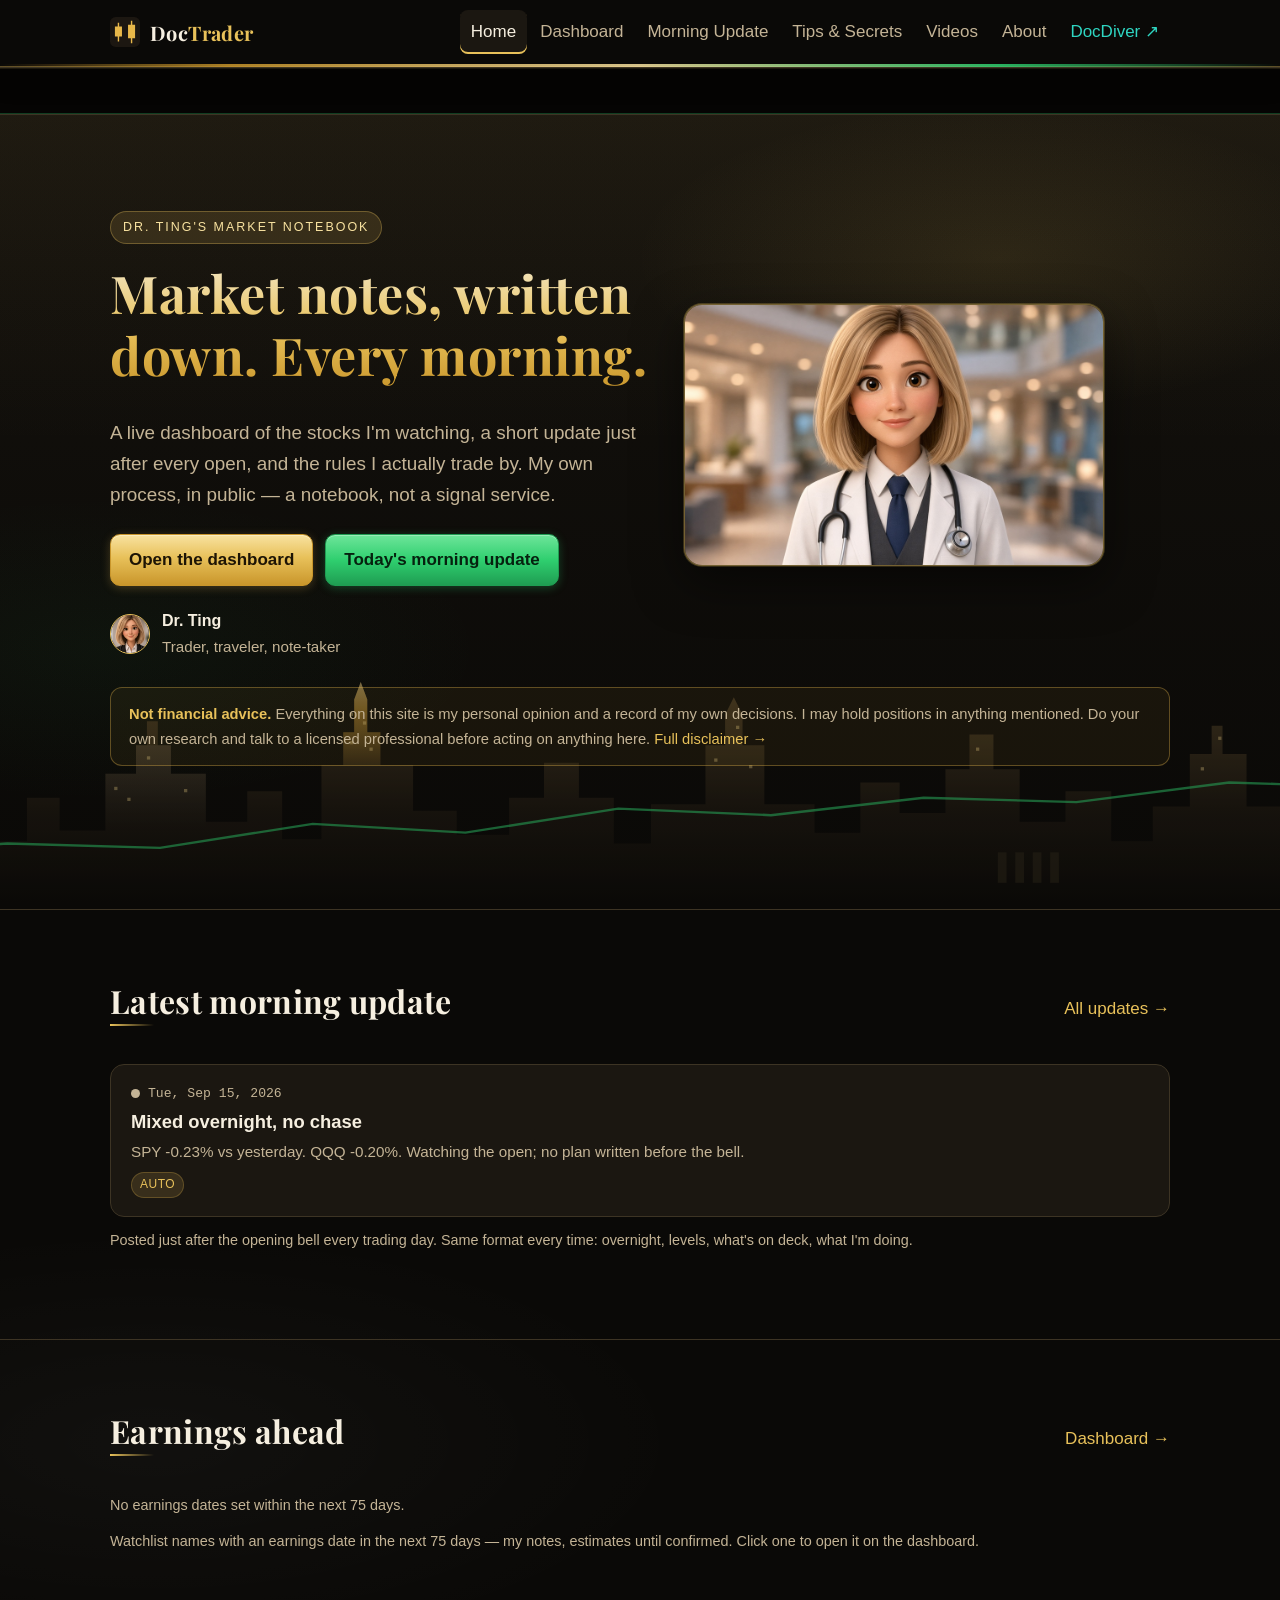
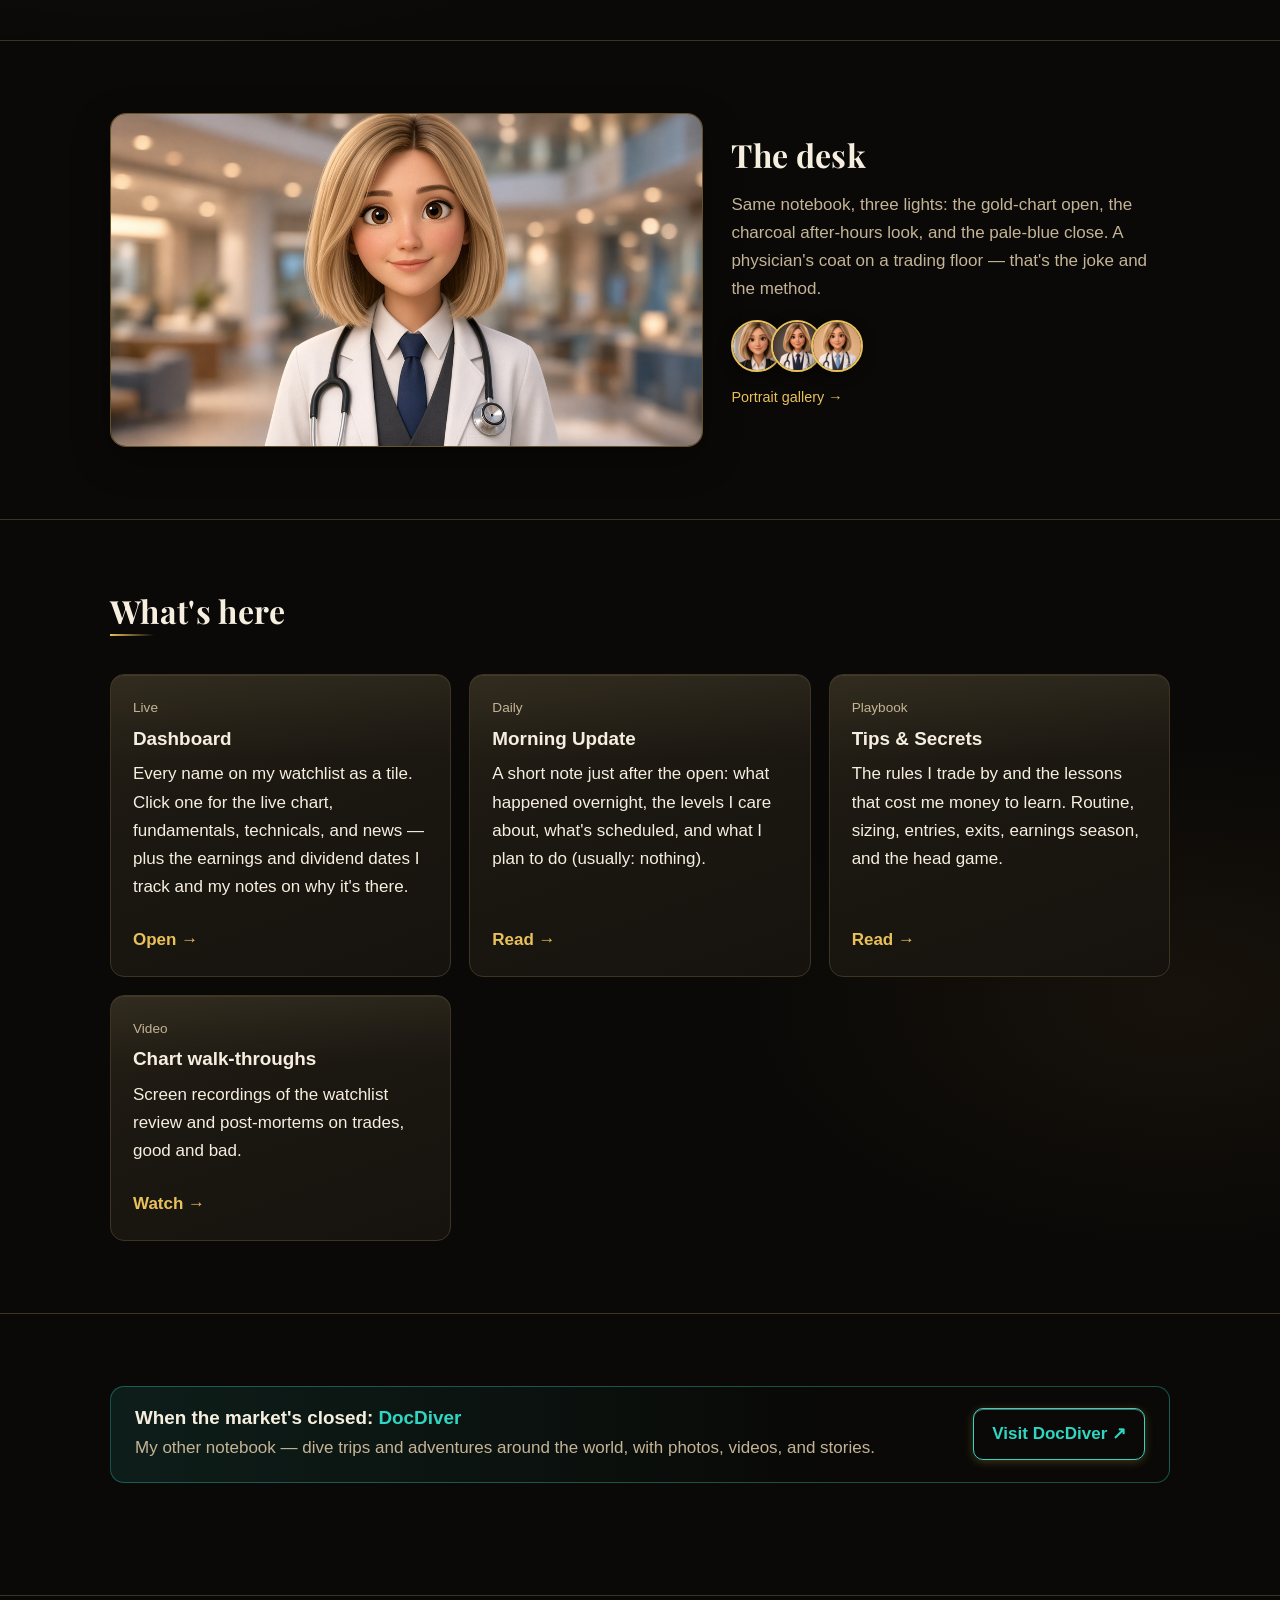
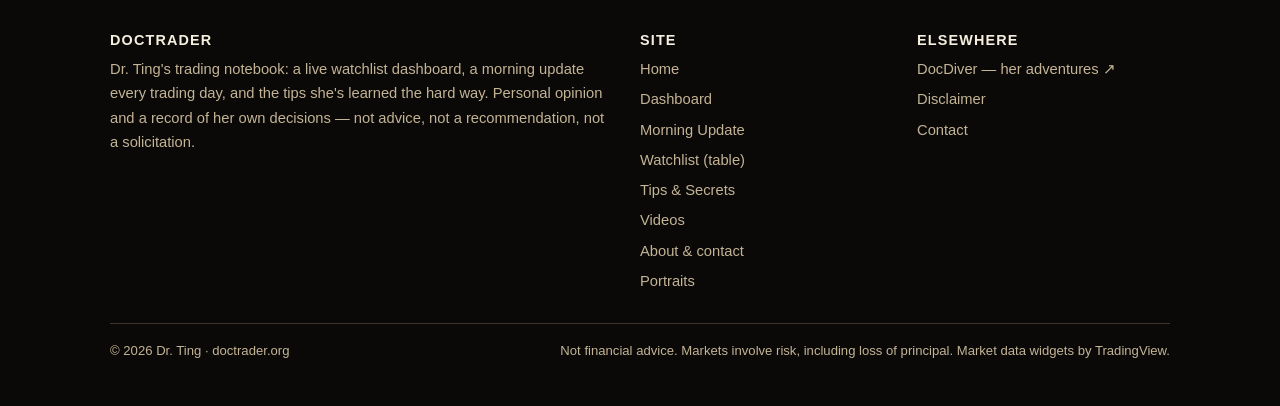
<file: index.html>
<!DOCTYPE html>
<html lang="en">
<head>
  <meta charset="utf-8">
  <meta name="viewport" content="width=device-width, initial-scale=1">
  <title>DocTrader — Dr. Ting's market notebook</title>
  <meta name="description" content="Dr. Ting's trading site: a live watchlist dashboard, a morning market update every trading day, and her tips for trading stocks. Not financial advice.">
  <link rel="canonical" href="https://doctrader.org/">
  <meta property="og:title" content="DocTrader — Dr. Ting's market notebook">
  <meta property="og:description" content="Dr. Ting's trading site: a live watchlist dashboard, a morning market update every trading day, and her tips for trading stocks. Not financial advice.">
  <meta property="og:type" content="website">
  <meta property="og:image" content="https://doctrader.org/assets/img/avatar-square.jpg">
  <link rel="icon" href="data:image/svg+xml,%3Csvg xmlns='http://www.w3.org/2000/svg' viewBox='0 0 32 32'%3E%3Crect width='32' height='32' rx='6' fill='%230c0a07'/%3E%3Cpath d='M9 6v20M6 11h6v9H6zM23 4v24M20 9h6v13h-6z' fill='%23e8c15a' stroke='%23e8c15a' stroke-width='1.5'/%3E%3C/svg%3E">
  <link rel="preconnect" href="https://fonts.googleapis.com">
  <link rel="preconnect" href="https://fonts.gstatic.com" crossorigin>
  <link rel="stylesheet" href="style.css">
</head>
<body data-root="">
<a class="skip" href="#main">Skip to content</a>
<header class="site-header">
  <div class="wrap nav">
    <a class="brand" href="index.html" aria-label="DocTrader home">
      <svg viewBox="0 0 32 32" aria-hidden="true"><rect width="32" height="32" rx="6" fill="#1c1711"/><path d="M9 6v20M6 11h6v9H6zM23 4v24M20 9h6v13h-6z" fill="#e8b84a" stroke="#e8b84a" stroke-width="1.5"/></svg>
      <span>Doc<b>Trader</b></span>
    </a>
    <button class="nav-toggle" aria-expanded="false" aria-controls="nav-links" aria-label="Menu">☰</button>
    <ul class="nav-links" id="nav-links">
      <li><a href="index.html" aria-current="page">Home</a></li>
      <li><a href="dashboard.html">Dashboard</a></li>
      <li><a href="updates.html">Morning Update</a></li>
      <li><a href="tips.html">Tips &amp; Secrets</a></li>
      <li><a href="videos.html">Videos</a></li>
      <li><a href="about.html">About</a></li>
      <li><a class="sister" href="https://docdiver.org/" title="Sister site: Dr. Ting's adventures">DocDiver ↗</a></li>
    </ul>
  </div>
</header>
<div class="tape"><div class="wrap" style="padding:0"><div id="ticker-tape" aria-label="Watchlist ticker tape"></div></div></div>

<main id="main">

  <section class="hero">
    <div class="bubbles" aria-hidden="true"><i></i><i></i><i></i><i></i><i></i></div>
    <div class="wrap hero-row">
      <div>
        <span class="eyebrow">Dr. Ting's market notebook</span>
        <h1>Market notes, written down. Every morning.</h1>
        <p class="lede">A live dashboard of the stocks I'm watching, a short update just after every open, and the rules I actually trade by. My own process, in public — a notebook, not a signal service.</p>
        <div class="actions">
          <a class="btn" href="dashboard.html">Open the dashboard</a>
          <a class="btn green" href="updates.html">Today's morning update</a>
        </div>
        <div class="byline" style="margin-top:22px">
          <img class="avatar sm" src="assets/img/avatar-opt-1-face.png" alt="" width="40" height="40">
          <span><b>Dr. Ting</b>Trader, traveler, note-taker</span>
        </div>
      </div>
      <img class="avatar lg" src="assets/img/avatar-opt-1.png" alt="Dr. Ting in a white lab coat and navy tie, against a gold market chart" width="1100" height="619">
    </div>
    <div class="wrap">
      <p class="disclaimer" style="margin-top:28px"><strong>Not financial advice.</strong> Everything on this site is my personal opinion and a record of my own decisions. I may hold positions in anything mentioned. Do your own research and talk to a licensed professional before acting on anything here. <a href="about.html#disclaimer">Full disclaimer →</a></p>
    </div>
    <svg class="skyline" viewBox="0 0 1440 220" preserveAspectRatio="xMidYMax slice" aria-hidden="true">
      <defs>
        <linearGradient id="sky" x1="0" y1="0" x2="0" y2="1"><stop offset="0" stop-color="#4a3c24"/><stop offset="0.55" stop-color="#1c1710"/><stop offset="1" stop-color="#0a0907"/></linearGradient>
        <linearGradient id="goldtower" x1="0" y1="0" x2="0" y2="1"><stop offset="0" stop-color="#f3d78a"/><stop offset="0.35" stop-color="#c9962b"/><stop offset="1" stop-color="#3b2d14"/></linearGradient>
        <linearGradient id="glass" x1="0" y1="0" x2="0" y2="1"><stop offset="0" stop-color="#5a5346"/><stop offset="1" stop-color="#16130e"/></linearGradient>
      </defs>
      <!-- Midtown slabs + Art Deco stepped tower + exchange colonnade. Generic, not a real building. -->
      <path fill="url(#sky)" d="M0,220 L0,168 L36,168 L36,132 L68,132 L68,150 L98,150 L98,108 L128,108 L128,158 L158,158 L158,118 L188,118 L188,148 L230,148 L230,96 L258,96 L258,70 L268,70 L268,48 L278,48 L278,70 L290,70 L290,96 L322,96 L322,140 L360,140 L360,112 L392,112 L392,156 L428,156 L428,88 L448,88 L448,58 L458,58 L458,28 L464,12 L470,28 L470,58 L482,58 L482,88 L512,88 L512,130 L552,130 L552,152 L600,152 L600,118 L632,118 L632,86 L664,86 L664,118 L696,118 L696,160 L730,160 L730,124 L780,124 L780,70 L798,70 L798,42 L806,26 L814,42 L814,70 L834,70 L834,124 L880,124 L880,150 L922,150 L922,104 L958,104 L958,132 L1000,132 L1000,92 L1022,92 L1022,60 L1044,60 L1044,92 L1068,92 L1068,140 L1110,140 L1110,112 L1152,112 L1152,158 L1190,158 L1190,126 L1224,126 L1224,78 L1244,78 L1244,52 L1254,52 L1254,78 L1276,78 L1276,126 L1320,126 L1320,152 L1360,152 L1360,100 L1390,100 L1390,160 L1440,160 L1440,220 Z"/>
      <path fill="url(#goldtower)" opacity="0.55" d="M448,88 L448,58 L458,58 L458,28 L464,12 L470,28 L470,58 L482,58 L482,88 Z"/>
      <path fill="url(#glass)" opacity="0.35" d="M230,148 L230,96 L258,96 L258,70 L290,70 L290,96 L322,96 L322,148 Z"/>
      <g fill="#f3d78a" opacity="0.42">
        <rect x="238" y="108" width="3" height="3"/><rect x="250" y="118" width="3" height="3"/><rect x="268" y="80" width="3" height="3"/><rect x="302" y="110" width="3" height="3"/>
        <rect x="454" y="40" width="3" height="3"/><rect x="466" y="48" width="3" height="3"/><rect x="454" y="66" width="3" height="3"/><rect x="472" y="72" width="3" height="3"/>
        <rect x="788" y="82" width="3" height="3"/><rect x="808" y="52" width="3" height="3"/><rect x="820" y="88" width="3" height="3"/>
        <rect x="1028" y="72" width="3" height="3"/><rect x="1234" y="90" width="3" height="3"/><rect x="1250" y="62" width="3" height="3"/><rect x="1368" y="118" width="3" height="3"/>
      </g>
      <!-- exchange-style colonnade -->
      <g fill="#2a2418" opacity="0.7">
        <rect x="1048" y="168" width="8" height="28"/><rect x="1064" y="168" width="8" height="28"/><rect x="1080" y="168" width="8" height="28"/><rect x="1096" y="168" width="8" height="28"/>
      </g>
      <polyline points="0,168 140,160 280,164 420,142 560,150 700,128 840,134 980,118 1120,122 1260,104 1440,110" fill="none" stroke="#2fcf6f" stroke-width="2.2" opacity="0.62"/>
    </svg>
  </section>

  <section class="block">
    <div class="wrap">
      <div class="section-head">
        <h2>Latest morning update</h2>
        <p><a href="updates.html">All updates →</a></p>
      </div>
      <div id="latest-update" data-root=""><p class="muted">Loading…</p></div>
      <p class="small muted" style="margin-top:12px">Posted just after the opening bell every trading day. Same format every time: overnight, levels, what's on deck, what I'm doing.</p>
    </div>
  </section>

  <section class="block">
    <div class="wrap">
      <div class="section-head">
        <h2>Earnings ahead</h2>
        <p><a href="dashboard.html">Dashboard →</a></p>
      </div>
      <div id="earnings-ahead" class="strip"><span class="muted small">Loading…</span></div>
      <p class="small muted" style="margin-top:12px">Watchlist names with an earnings date in the next 75 days — my notes, estimates until confirmed. Click one to open it on the dashboard.</p>
    </div>
  </section>

  <section class="block">
    <div class="wrap ting-desk">
      <div class="ting-show" data-ting-show aria-label="Dr. Ting portraits, rotating">
        <img class="is-on" src="assets/img/avatar-opt-1.png" alt="Dr. Ting, gold-chart portrait, navy tie" width="1100" height="619">
        <img src="assets/img/avatar-opt-2.png" alt="Dr. Ting, charcoal studio portrait, burgundy tie" width="1100" height="619" loading="lazy">
        <img src="assets/img/avatar-opt-3.png" alt="Dr. Ting, gold-chart portrait, pale-blue tie" width="1100" height="619" loading="lazy">
      </div>
      <div>
        <h2>The desk</h2>
        <p class="muted">Same notebook, three lights: the gold-chart open, the charcoal after-hours look, and the pale-blue close. A physician's coat on a trading floor — that's the joke and the method.</p>
        <div class="ting-trio" style="margin:16px 0 14px" aria-label="Dr. Ting portrait set">
          <a href="avatars.html"><img src="assets/img/avatar-opt-1-face.png" alt="Dr. Ting, gold-chart portrait" width="52" height="52"></a>
          <a href="avatars.html"><img src="assets/img/avatar-opt-2-face.png" alt="Dr. Ting, charcoal studio portrait" width="52" height="52"></a>
          <a href="avatars.html"><img src="assets/img/avatar-opt-3-face.png" alt="Dr. Ting, pale-blue tie portrait" width="52" height="52"></a>
        </div>
        <p class="small"><a href="avatars.html">Portrait gallery →</a></p>
      </div>
    </div>
  </section>

  <section class="block">
    <div class="wrap">
      <div class="section-head">
        <h2>What's here</h2>
      </div>
      <div class="grid">
        <article class="card">
          <div class="meta">Live</div>
          <h3>Dashboard</h3>
          <p>Every name on my watchlist as a tile. Click one for the live chart, fundamentals, technicals, and news — plus the earnings and dividend dates I track and my notes on why it's there.</p>
          <a class="more" href="dashboard.html">Open →</a>
        </article>
        <article class="card">
          <div class="meta">Daily</div>
          <h3>Morning Update</h3>
          <p>A short note just after the open: what happened overnight, the levels I care about, what's scheduled, and what I plan to do (usually: nothing).</p>
          <a class="more" href="updates.html">Read →</a>
        </article>
        <article class="card">
          <div class="meta">Playbook</div>
          <h3>Tips &amp; Secrets</h3>
          <p>The rules I trade by and the lessons that cost me money to learn. Routine, sizing, entries, exits, earnings season, and the head game.</p>
          <a class="more" href="tips.html">Read →</a>
        </article>
        <article class="card">
          <div class="meta">Video</div>
          <h3>Chart walk-throughs</h3>
          <p>Screen recordings of the watchlist review and post-mortems on trades, good and bad.</p>
          <a class="more" href="videos.html">Watch →</a>
        </article>
      </div>
    </div>
  </section>

  <section class="block">
    <div class="wrap">
      <div class="sister-banner">
        <div>
          <h3>When the market's closed: <b>DocDiver</b></h3>
          <p>My other notebook — dive trips and adventures around the world, with photos, videos, and stories.</p>
        </div>
        <a class="btn sister" href="https://docdiver.org/">Visit DocDiver ↗</a>
      </div>
    </div>
  </section>

</main>
<footer class="site-footer">
  <div class="wrap">
    <div class="footer-grid">
      <div>
        <h4>DocTrader</h4>
        <p>Dr. Ting's trading notebook: a live watchlist dashboard, a morning update every trading day, and the tips she's learned the hard way. Personal opinion and a record of her own decisions — not advice, not a recommendation, not a solicitation.</p>
      </div>
      <div>
        <h4>Site</h4>
        <ul>
          <li><a href="index.html">Home</a></li>
          <li><a href="dashboard.html">Dashboard</a></li>
          <li><a href="updates.html">Morning Update</a></li>
          <li><a href="watchlist.html">Watchlist (table)</a></li>
          <li><a href="tips.html">Tips &amp; Secrets</a></li>
          <li><a href="videos.html">Videos</a></li>
          <li><a href="about.html">About &amp; contact</a></li>
          <li><a href="avatars.html">Portraits</a></li>
        </ul>
      </div>
      <div>
        <h4>Elsewhere</h4>
        <ul>
          <li><a href="https://docdiver.org/">DocDiver — her adventures ↗</a></li>
          <li><a href="about.html#disclaimer">Disclaimer</a></li>
          <li><a href="about.html#contact">Contact</a></li>
        </ul>
      </div>
    </div>
    <div class="footer-bottom">
      <span>© <span id="year">2026</span> Dr. Ting · doctrader.org</span>
      <span>Not financial advice. Markets involve risk, including loss of principal. Market data widgets by TradingView.</span>
    </div>
  </div>
</footer>
<script src="data/watchlist.js"></script>
<script src="data/updates.js"></script>
<script src="assets/site.js"></script>
</body>
</html>
</file>
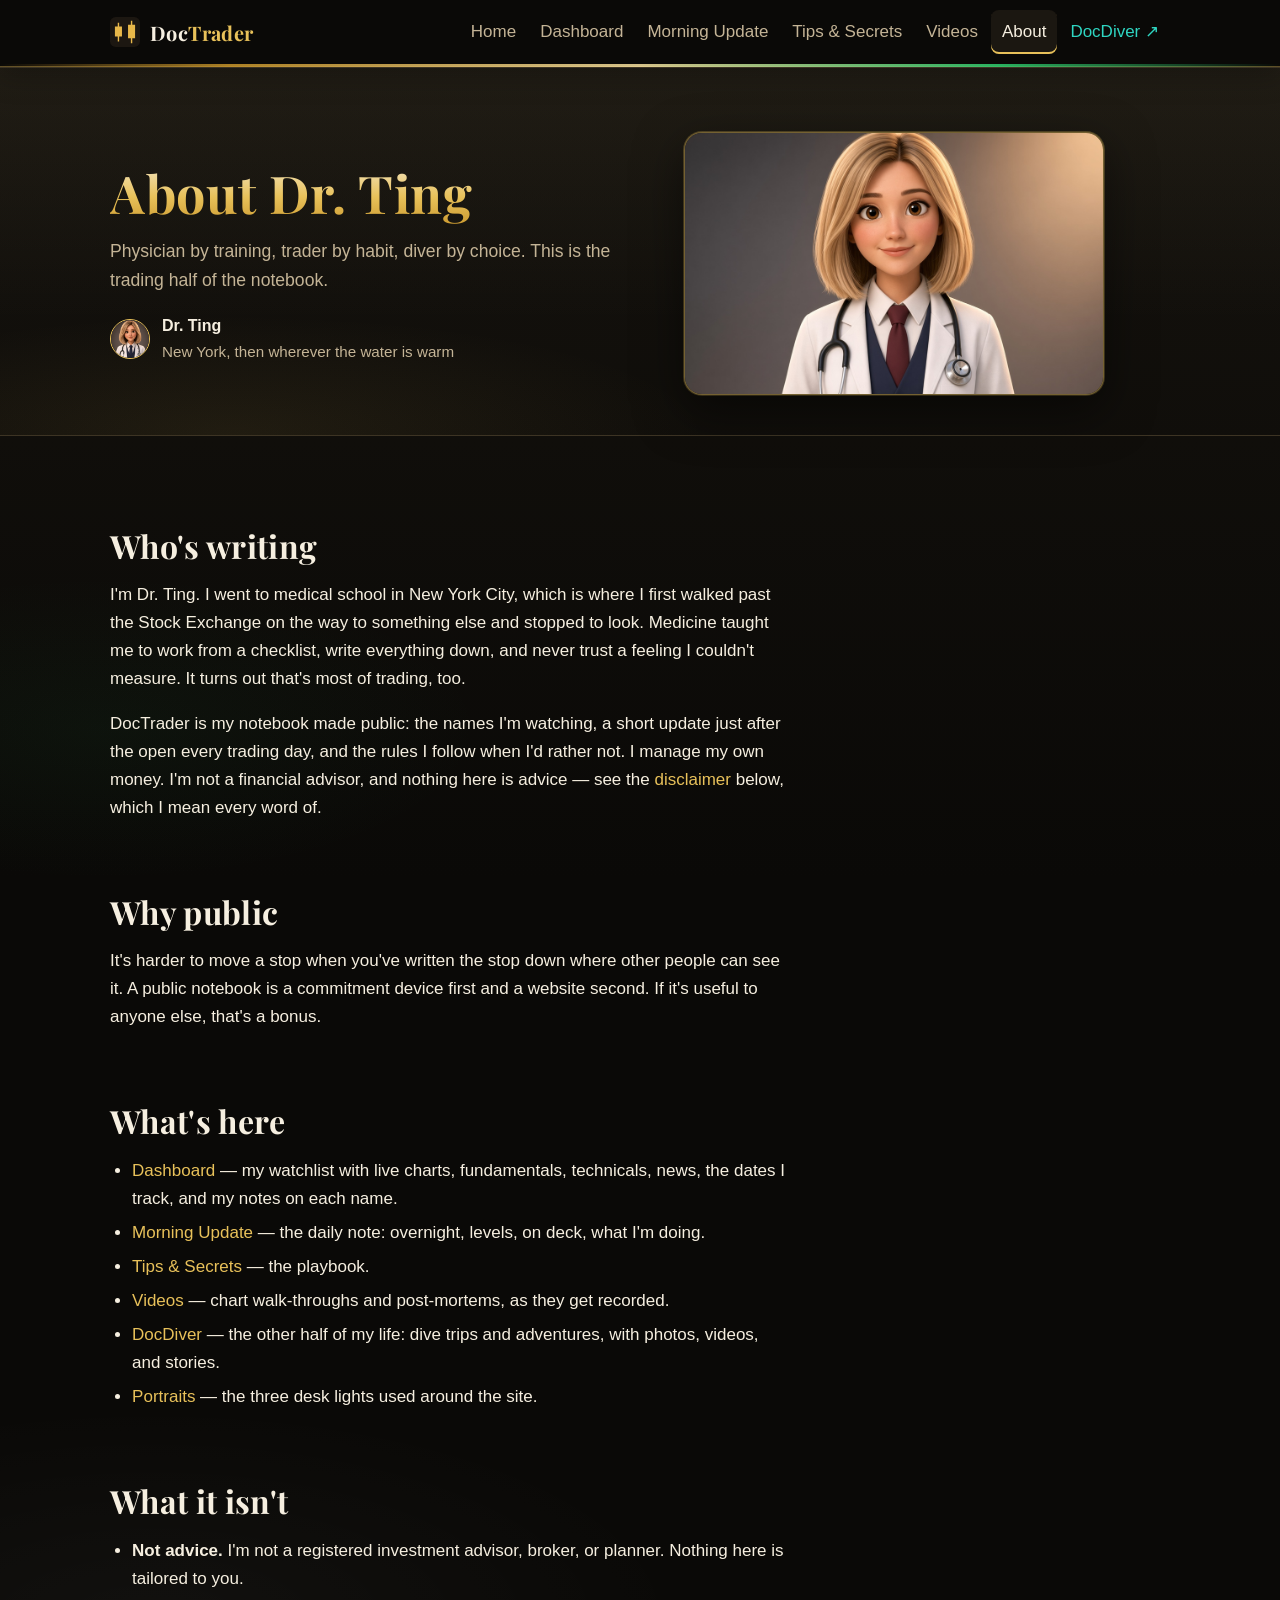
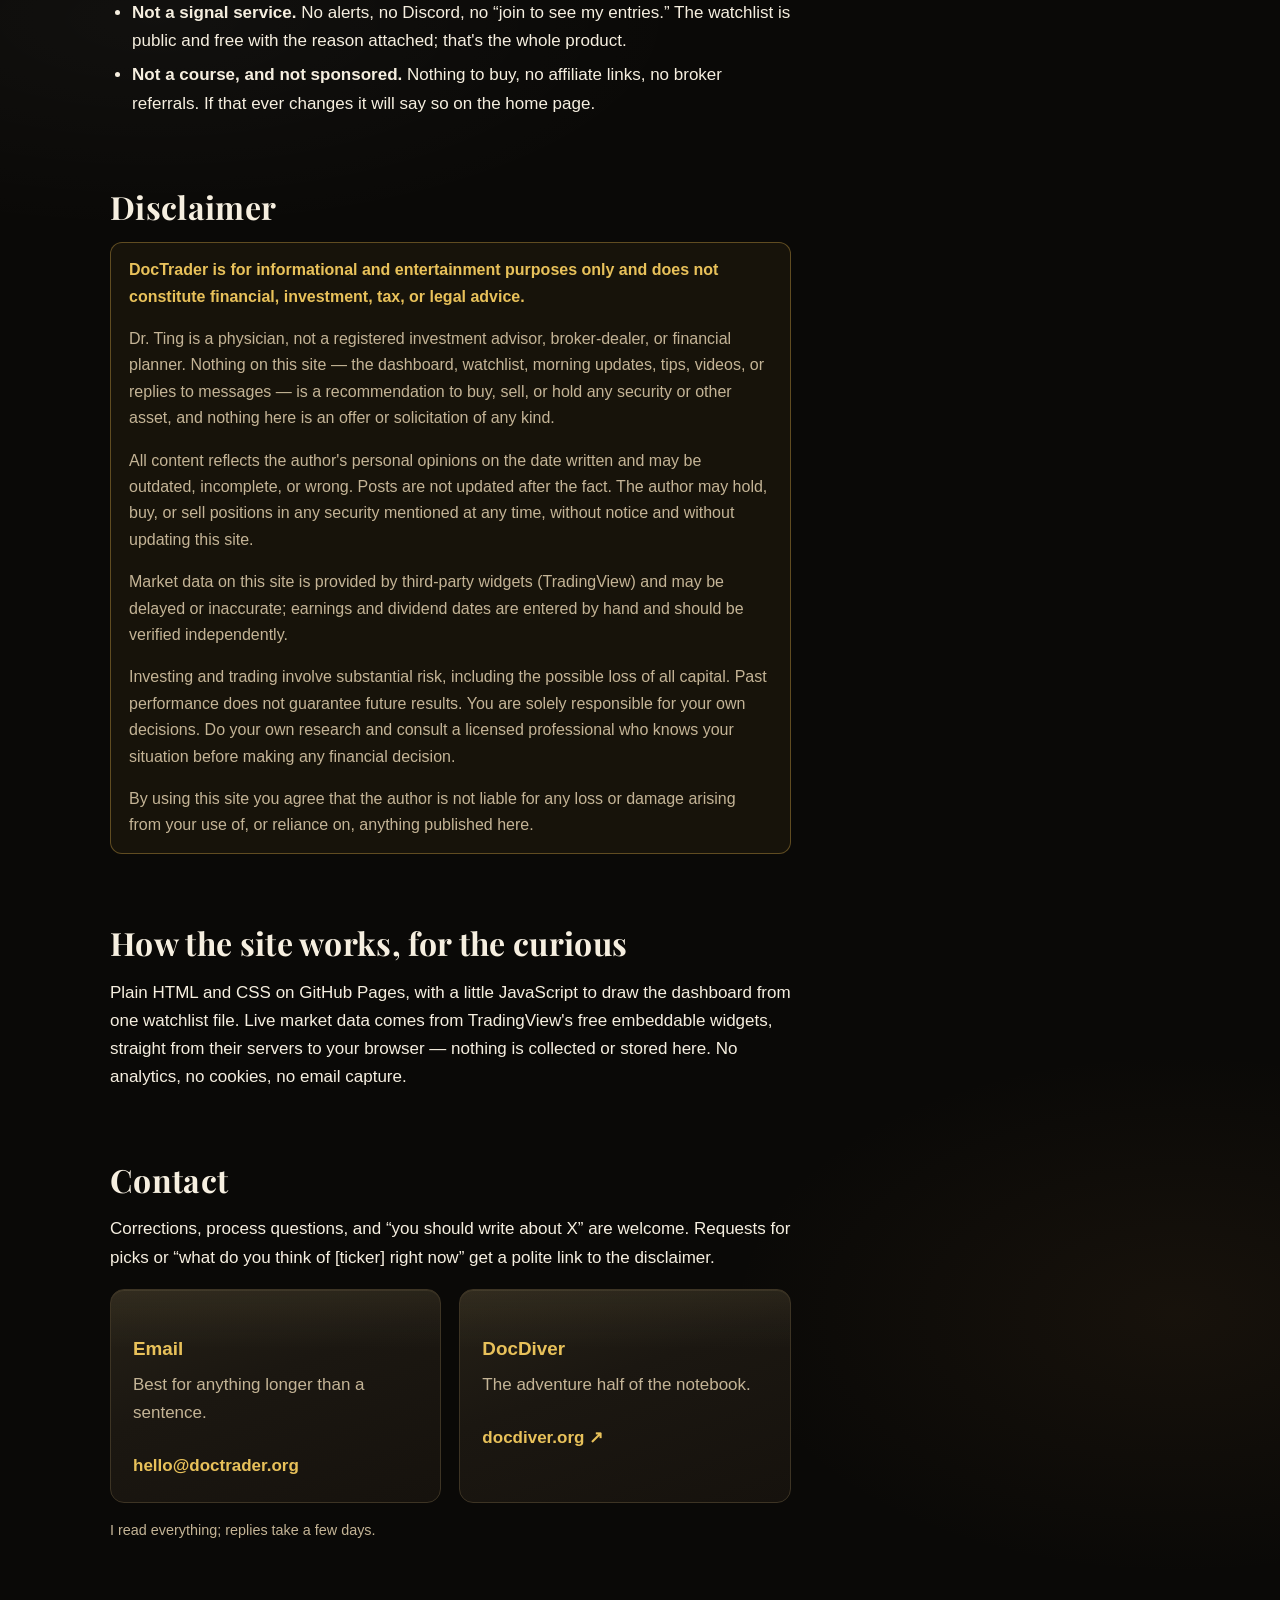
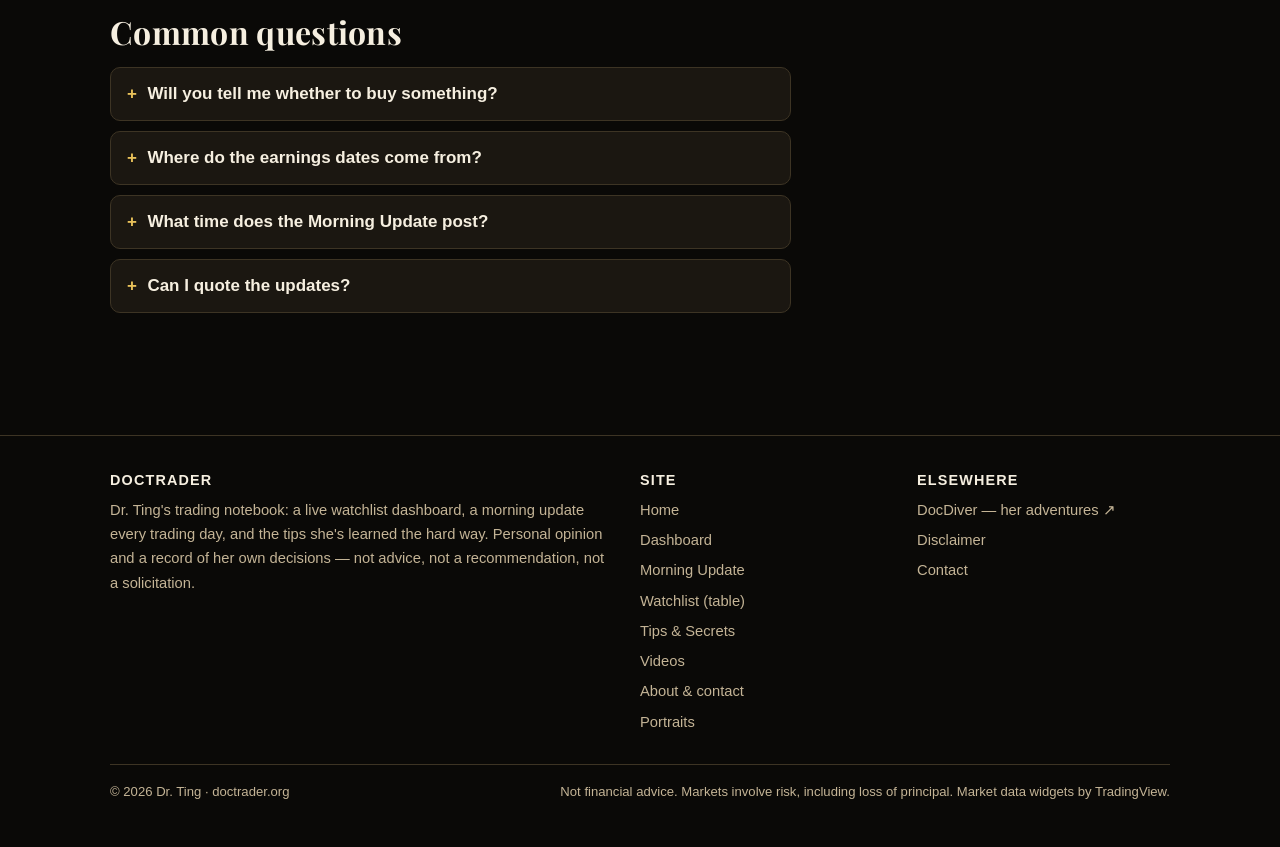
<file: about.html>
<!DOCTYPE html>
<html lang="en">
<head>
  <meta charset="utf-8">
  <meta name="viewport" content="width=device-width, initial-scale=1">
  <title>About Dr. Ting — DocTrader</title>
  <meta name="description" content="Who Dr. Ting is, what DocTrader is for, the full disclaimer, and how to get in touch.">
  <link rel="canonical" href="https://doctrader.org/about.html">
  <meta property="og:title" content="About Dr. Ting — DocTrader">
  <meta property="og:description" content="Who Dr. Ting is, what DocTrader is for, the full disclaimer, and how to get in touch.">
  <meta property="og:type" content="website">
  <meta property="og:image" content="https://doctrader.org/assets/img/avatar-square.jpg">
  <link rel="icon" href="data:image/svg+xml,%3Csvg xmlns='http://www.w3.org/2000/svg' viewBox='0 0 32 32'%3E%3Crect width='32' height='32' rx='6' fill='%230c0a07'/%3E%3Cpath d='M9 6v20M6 11h6v9H6zM23 4v24M20 9h6v13h-6z' fill='%23e8b84a' stroke='%23e8b84a' stroke-width='1.5'/%3E%3C/svg%3E">
  <link rel="stylesheet" href="style.css">
</head>
<body data-root="">
<a class="skip" href="#main">Skip to content</a>
<header class="site-header">
  <div class="wrap nav">
    <a class="brand" href="index.html" aria-label="DocTrader home">
      <svg viewBox="0 0 32 32" aria-hidden="true"><rect width="32" height="32" rx="6" fill="#1c1711"/><path d="M9 6v20M6 11h6v9H6zM23 4v24M20 9h6v13h-6z" fill="#e8b84a" stroke="#e8b84a" stroke-width="1.5"/></svg>
      <span>Doc<b>Trader</b></span>
    </a>
    <button class="nav-toggle" aria-expanded="false" aria-controls="nav-links" aria-label="Menu">☰</button>
    <ul class="nav-links" id="nav-links">
      <li><a href="index.html">Home</a></li>
      <li><a href="dashboard.html">Dashboard</a></li>
      <li><a href="updates.html">Morning Update</a></li>
      <li><a href="tips.html">Tips &amp; Secrets</a></li>
      <li><a href="videos.html">Videos</a></li>
      <li><a href="about.html" aria-current="page">About</a></li>
      <li><a class="sister" href="https://docdiver.org/" title="Sister site: Dr. Ting's adventures">DocDiver ↗</a></li>
    </ul>
  </div>
</header>
<main id="main">
  <div class="page-head">
    <div class="wrap hero-row">
      <div>
        <h1>About Dr. Ting</h1>
        <p>Physician by training, trader by habit, diver by choice. This is the trading half of the notebook.</p>
        <div class="byline" style="margin-top:18px">
          <img class="avatar sm" src="assets/img/avatar-opt-2-face.png" alt="" width="40" height="40">
          <span><b>Dr. Ting</b>New York, then wherever the water is warm</span>
        </div>
      </div>
      <img class="avatar lg" src="assets/img/avatar-opt-2.png" alt="Dr. Ting in a white lab coat and burgundy tie against a charcoal studio background" width="1100" height="619">
    </div>
  </div>

  <section class="block">
    <div class="wrap">
      <div class="prose">
        <!-- Dr. Ting: personalize freely — school, specialty, how long you've traded, what got you started. This is a starting draft. -->
        <h2 style="margin-top:0">Who's writing</h2>
        <p>I'm Dr. Ting. I went to medical school in New York City, which is where I first walked past the Stock Exchange on the way to something else and stopped to look. Medicine taught me to work from a checklist, write everything down, and never trust a feeling I couldn't measure. It turns out that's most of trading, too.</p>
        <p>DocTrader is my notebook made public: the names I'm watching, a short update just after the open every trading day, and the rules I follow when I'd rather not. I manage my own money. I'm not a financial advisor, and nothing here is advice — see the <a href="#disclaimer">disclaimer</a> below, which I mean every word of.</p>

        <h2>Why public</h2>
        <p>It's harder to move a stop when you've written the stop down where other people can see it. A public notebook is a commitment device first and a website second. If it's useful to anyone else, that's a bonus.</p>

        <h2>What's here</h2>
        <ul>
          <li><a href="dashboard.html">Dashboard</a> — my watchlist with live charts, fundamentals, technicals, news, the dates I track, and my notes on each name.</li>
          <li><a href="updates.html">Morning Update</a> — the daily note: overnight, levels, on deck, what I'm doing.</li>
          <li><a href="tips.html">Tips &amp; Secrets</a> — the playbook.</li>
          <li><a href="videos.html">Videos</a> — chart walk-throughs and post-mortems, as they get recorded.</li>
          <li><a href="https://docdiver.org/">DocDiver</a> — the other half of my life: dive trips and adventures, with photos, videos, and stories.</li>
          <li><a href="avatars.html">Portraits</a> — the three desk lights used around the site.</li>
        </ul>

        <h2>What it isn't</h2>
        <ul>
          <li><strong>Not advice.</strong> I'm not a registered investment advisor, broker, or planner. Nothing here is tailored to you.</li>
          <li><strong>Not a signal service.</strong> No alerts, no Discord, no “join to see my entries.” The watchlist is public and free with the reason attached; that's the whole product.</li>
          <li><strong>Not a course, and not sponsored.</strong> Nothing to buy, no affiliate links, no broker referrals. If that ever changes it will say so on the home page.</li>
        </ul>

        <h2 id="disclaimer">Disclaimer</h2>
        <div class="disclaimer" style="font-size:1rem">
          <p><strong>DocTrader is for informational and entertainment purposes only and does not constitute financial, investment, tax, or legal advice.</strong></p>
          <p>Dr. Ting is a physician, not a registered investment advisor, broker-dealer, or financial planner. Nothing on this site — the dashboard, watchlist, morning updates, tips, videos, or replies to messages — is a recommendation to buy, sell, or hold any security or other asset, and nothing here is an offer or solicitation of any kind.</p>
          <p>All content reflects the author's personal opinions on the date written and may be outdated, incomplete, or wrong. Posts are not updated after the fact. The author may hold, buy, or sell positions in any security mentioned at any time, without notice and without updating this site.</p>
          <p>Market data on this site is provided by third-party widgets (TradingView) and may be delayed or inaccurate; earnings and dividend dates are entered by hand and should be verified independently.</p>
          <p>Investing and trading involve substantial risk, including the possible loss of all capital. Past performance does not guarantee future results. You are solely responsible for your own decisions. Do your own research and consult a licensed professional who knows your situation before making any financial decision.</p>
          <p style="margin:0">By using this site you agree that the author is not liable for any loss or damage arising from your use of, or reliance on, anything published here.</p>
        </div>

        <h2>How the site works, for the curious</h2>
        <p>Plain HTML and CSS on GitHub Pages, with a little JavaScript to draw the dashboard from one watchlist file. Live market data comes from TradingView's free embeddable widgets, straight from their servers to your browser — nothing is collected or stored here. No analytics, no cookies, no email capture.</p>

        <h2 id="contact">Contact</h2>
        <p>Corrections, process questions, and “you should write about X” are welcome. Requests for picks or “what do you think of [ticker] right now” get a polite link to the disclaimer.</p>
        <div class="contact-grid">
          <div class="card">
            <h3>Email</h3>
            <p class="muted">Best for anything longer than a sentence.</p>
            <a href="mailto:hello@doctrader.org">hello@doctrader.org</a>
          </div>
          <div class="card">
            <h3>DocDiver</h3>
            <p class="muted">The adventure half of the notebook.</p>
            <a href="https://docdiver.org/">docdiver.org ↗</a>
          </div>
        </div>
        <p class="small muted" style="margin-top:16px">I read everything; replies take a few days.</p>

        <h2>Common questions</h2>
        <details>
          <summary>Will you tell me whether to buy something?</summary>
          <div class="body"><p>No. See the <a href="#disclaimer">disclaimer</a>. I'm happy to talk about process — writing a plan, sizing, journaling — and that's more useful anyway.</p></div>
        </details>
        <details>
          <summary>Where do the earnings dates come from?</summary>
          <div class="body"><p>I enter them by hand from company investor-relations pages and the exchange calendars, and each one has a “verify” link on the dashboard. Companies move dates; check before you rely on one.</p></div>
        </details>
        <details>
          <summary>What time does the Morning Update post?</summary>
          <div class="body"><p>Before the 6:30 a.m. Pacific open on trading days. If it's late, the market opened anyway.</p></div>
        </details>
        <details>
          <summary>Can I quote the updates?</summary>
          <div class="body"><p>Quote with a link back and that's fine. Please don't strip the disclaimer.</p></div>
        </details>
      </div>
    </div>
  </section>
</main>
<footer class="site-footer">
  <div class="wrap">
    <div class="footer-grid">
      <div>
        <h4>DocTrader</h4>
        <p>Dr. Ting's trading notebook: a live watchlist dashboard, a morning update every trading day, and the tips she's learned the hard way. Personal opinion and a record of her own decisions — not advice, not a recommendation, not a solicitation.</p>
      </div>
      <div>
        <h4>Site</h4>
        <ul>
          <li><a href="index.html">Home</a></li>
          <li><a href="dashboard.html">Dashboard</a></li>
          <li><a href="updates.html">Morning Update</a></li>
          <li><a href="watchlist.html">Watchlist (table)</a></li>
          <li><a href="tips.html">Tips &amp; Secrets</a></li>
          <li><a href="videos.html">Videos</a></li>
          <li><a href="about.html">About &amp; contact</a></li>
          <li><a href="avatars.html">Portraits</a></li>
        </ul>
      </div>
      <div>
        <h4>Elsewhere</h4>
        <ul>
          <li><a href="https://docdiver.org/">DocDiver — her adventures ↗</a></li>
          <li><a href="about.html#disclaimer">Disclaimer</a></li>
          <li><a href="about.html#contact">Contact</a></li>
        </ul>
      </div>
    </div>
    <div class="footer-bottom">
      <span>© <span id="year">2026</span> Dr. Ting · doctrader.org</span>
      <span>Not financial advice. Markets involve risk, including loss of principal. Market data widgets by TradingView.</span>
    </div>
  </div>
</footer>
<script src="data/watchlist.js"></script>
<script src="data/updates.js"></script>
<script src="assets/site.js"></script>
</body>
</html>
</file>
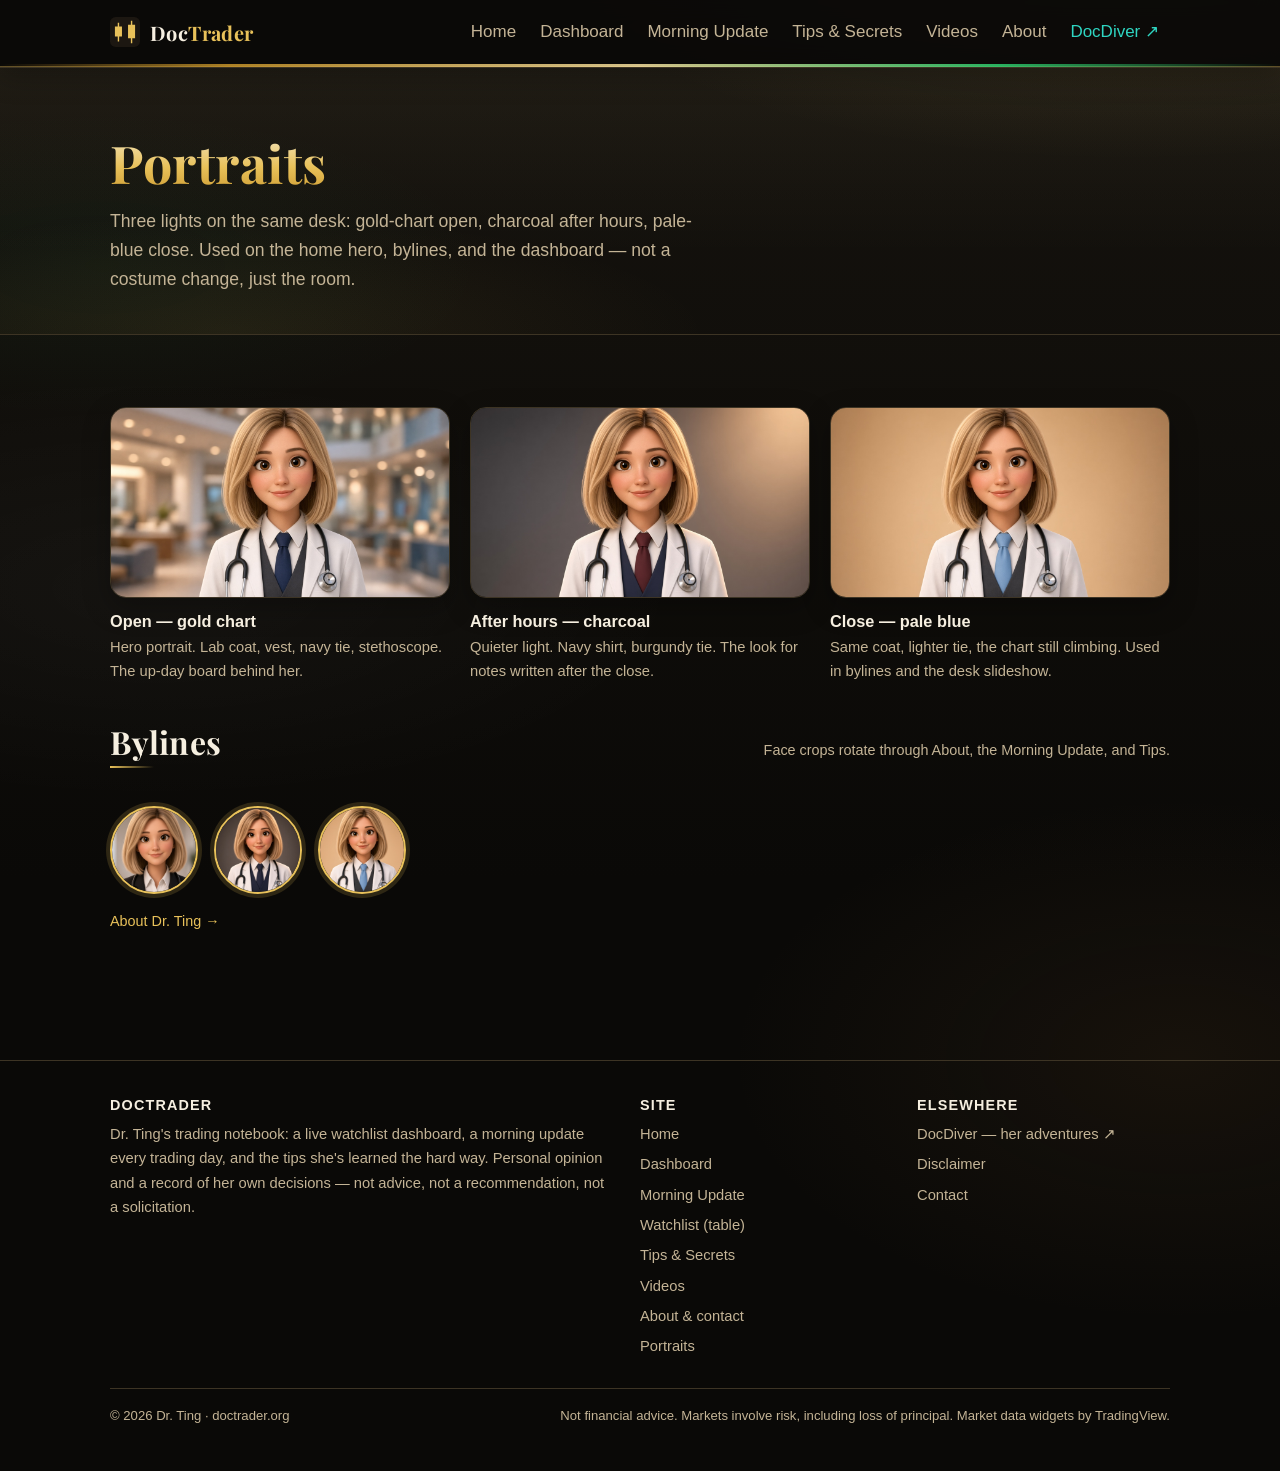
<file: avatars.html>
<!DOCTYPE html>
<html lang="en">
<head>
  <meta charset="utf-8">
  <meta name="viewport" content="width=device-width, initial-scale=1">
  <title>Portraits — DocTrader</title>
  <meta name="description" content="Dr. Ting portraits used across DocTrader: gold-chart open, charcoal after hours, and pale-blue close.">
  <link rel="canonical" href="https://doctrader.org/avatars.html">
  <meta property="og:title" content="Portraits — DocTrader">
  <meta property="og:description" content="Dr. Ting portraits used across DocTrader: gold-chart open, charcoal after hours, and pale-blue close.">
  <meta property="og:type" content="website">
  <meta property="og:image" content="https://doctrader.org/assets/img/avatar-square.jpg">
  <link rel="icon" href="data:image/svg+xml,%3Csvg xmlns='http://www.w3.org/2000/svg' viewBox='0 0 32 32'%3E%3Crect width='32' height='32' rx='6' fill='%230c0a07'/%3E%3Cpath d='M9 6v20M6 11h6v9H6zM23 4v24M20 9h6v13h-6z' fill='%23e8c15a' stroke='%23e8c15a' stroke-width='1.5'/%3E%3C/svg%3E">
  <link rel="preconnect" href="https://fonts.googleapis.com">
  <link rel="preconnect" href="https://fonts.gstatic.com" crossorigin>
  <link rel="stylesheet" href="style.css">
</head>
<body data-root="">
<a class="skip" href="#main">Skip to content</a>
<header class="site-header">
  <div class="wrap nav">
    <a class="brand" href="index.html" aria-label="DocTrader home">
      <svg viewBox="0 0 32 32" aria-hidden="true"><rect width="32" height="32" rx="6" fill="#1c1711"/><path d="M9 6v20M6 11h6v9H6zM23 4v24M20 9h6v13h-6z" fill="#e8c15a" stroke="#e8c15a" stroke-width="1.5"/></svg>
      <span>Doc<b>Trader</b></span>
    </a>
    <button class="nav-toggle" aria-expanded="false" aria-controls="nav-links" aria-label="Menu">☰</button>
    <ul class="nav-links" id="nav-links">
      <li><a href="index.html">Home</a></li>
      <li><a href="dashboard.html">Dashboard</a></li>
      <li><a href="updates.html">Morning Update</a></li>
      <li><a href="tips.html">Tips &amp; Secrets</a></li>
      <li><a href="videos.html">Videos</a></li>
      <li><a href="about.html">About</a></li>
      <li><a class="sister" href="https://docdiver.org/" title="Sister site: Dr. Ting's adventures">DocDiver ↗</a></li>
    </ul>
  </div>
</header>
<main id="main">
  <div class="page-head">
    <div class="wrap">
      <h1>Portraits</h1>
      <p>Three lights on the same desk: gold-chart open, charcoal after hours, pale-blue close. Used on the home hero, bylines, and the dashboard — not a costume change, just the room.</p>
    </div>
  </div>

  <section class="block">
    <div class="wrap">
      <div class="avatar-gallery">
        <figure>
          <img src="assets/img/avatar-opt-1.png" alt="Dr. Ting in a white lab coat, charcoal vest, and navy tie against a gold market chart" width="1100" height="619">
          <figcaption><b>Open — gold chart</b>Hero portrait. Lab coat, vest, navy tie, stethoscope. The up-day board behind her.</figcaption>
        </figure>
        <figure>
          <img src="assets/img/avatar-opt-2.png" alt="Dr. Ting in a white lab coat, navy shirt, and burgundy tie against a charcoal studio background" width="1100" height="619">
          <figcaption><b>After hours — charcoal</b>Quieter light. Navy shirt, burgundy tie. The look for notes written after the close.</figcaption>
        </figure>
        <figure>
          <img src="assets/img/avatar-opt-3.png" alt="Dr. Ting in a white lab coat, dark suit, and pale-blue tie against a gold chart background" width="1100" height="619">
          <figcaption><b>Close — pale blue</b>Same coat, lighter tie, the chart still climbing. Used in bylines and the desk slideshow.</figcaption>
        </figure>
      </div>

      <div class="section-head" style="margin-top:40px">
        <h2>Bylines</h2>
        <p class="small muted">Face crops rotate through About, the Morning Update, and Tips.</p>
      </div>
      <div class="face-row">
        <img class="avatar" src="assets/img/avatar-opt-1-face.png" alt="Face crop of the gold-chart portrait" width="88" height="88">
        <img class="avatar" src="assets/img/avatar-opt-2-face.png" alt="Face crop of the charcoal portrait" width="88" height="88">
        <img class="avatar" src="assets/img/avatar-opt-3-face.png" alt="Face crop of the pale-blue-tie portrait" width="88" height="88">
      </div>
      <p class="small muted" style="margin-top:16px"><a href="about.html">About Dr. Ting →</a></p>
    </div>
  </section>
</main>
<footer class="site-footer">
  <div class="wrap">
    <div class="footer-grid">
      <div>
        <h4>DocTrader</h4>
        <p>Dr. Ting's trading notebook: a live watchlist dashboard, a morning update every trading day, and the tips she's learned the hard way. Personal opinion and a record of her own decisions — not advice, not a recommendation, not a solicitation.</p>
      </div>
      <div>
        <h4>Site</h4>
        <ul>
          <li><a href="index.html">Home</a></li>
          <li><a href="dashboard.html">Dashboard</a></li>
          <li><a href="updates.html">Morning Update</a></li>
          <li><a href="watchlist.html">Watchlist (table)</a></li>
          <li><a href="tips.html">Tips &amp; Secrets</a></li>
          <li><a href="videos.html">Videos</a></li>
          <li><a href="about.html">About &amp; contact</a></li>
          <li><a href="avatars.html" aria-current="page">Portraits</a></li>
        </ul>
      </div>
      <div>
        <h4>Elsewhere</h4>
        <ul>
          <li><a href="https://docdiver.org/">DocDiver — her adventures ↗</a></li>
          <li><a href="about.html#disclaimer">Disclaimer</a></li>
          <li><a href="about.html#contact">Contact</a></li>
        </ul>
      </div>
    </div>
    <div class="footer-bottom">
      <span>© <span id="year">2026</span> Dr. Ting · doctrader.org</span>
      <span>Not financial advice. Markets involve risk, including loss of principal. Market data widgets by TradingView.</span>
    </div>
  </div>
</footer>
<script src="assets/site.js"></script>
</body>
</html>
</file>
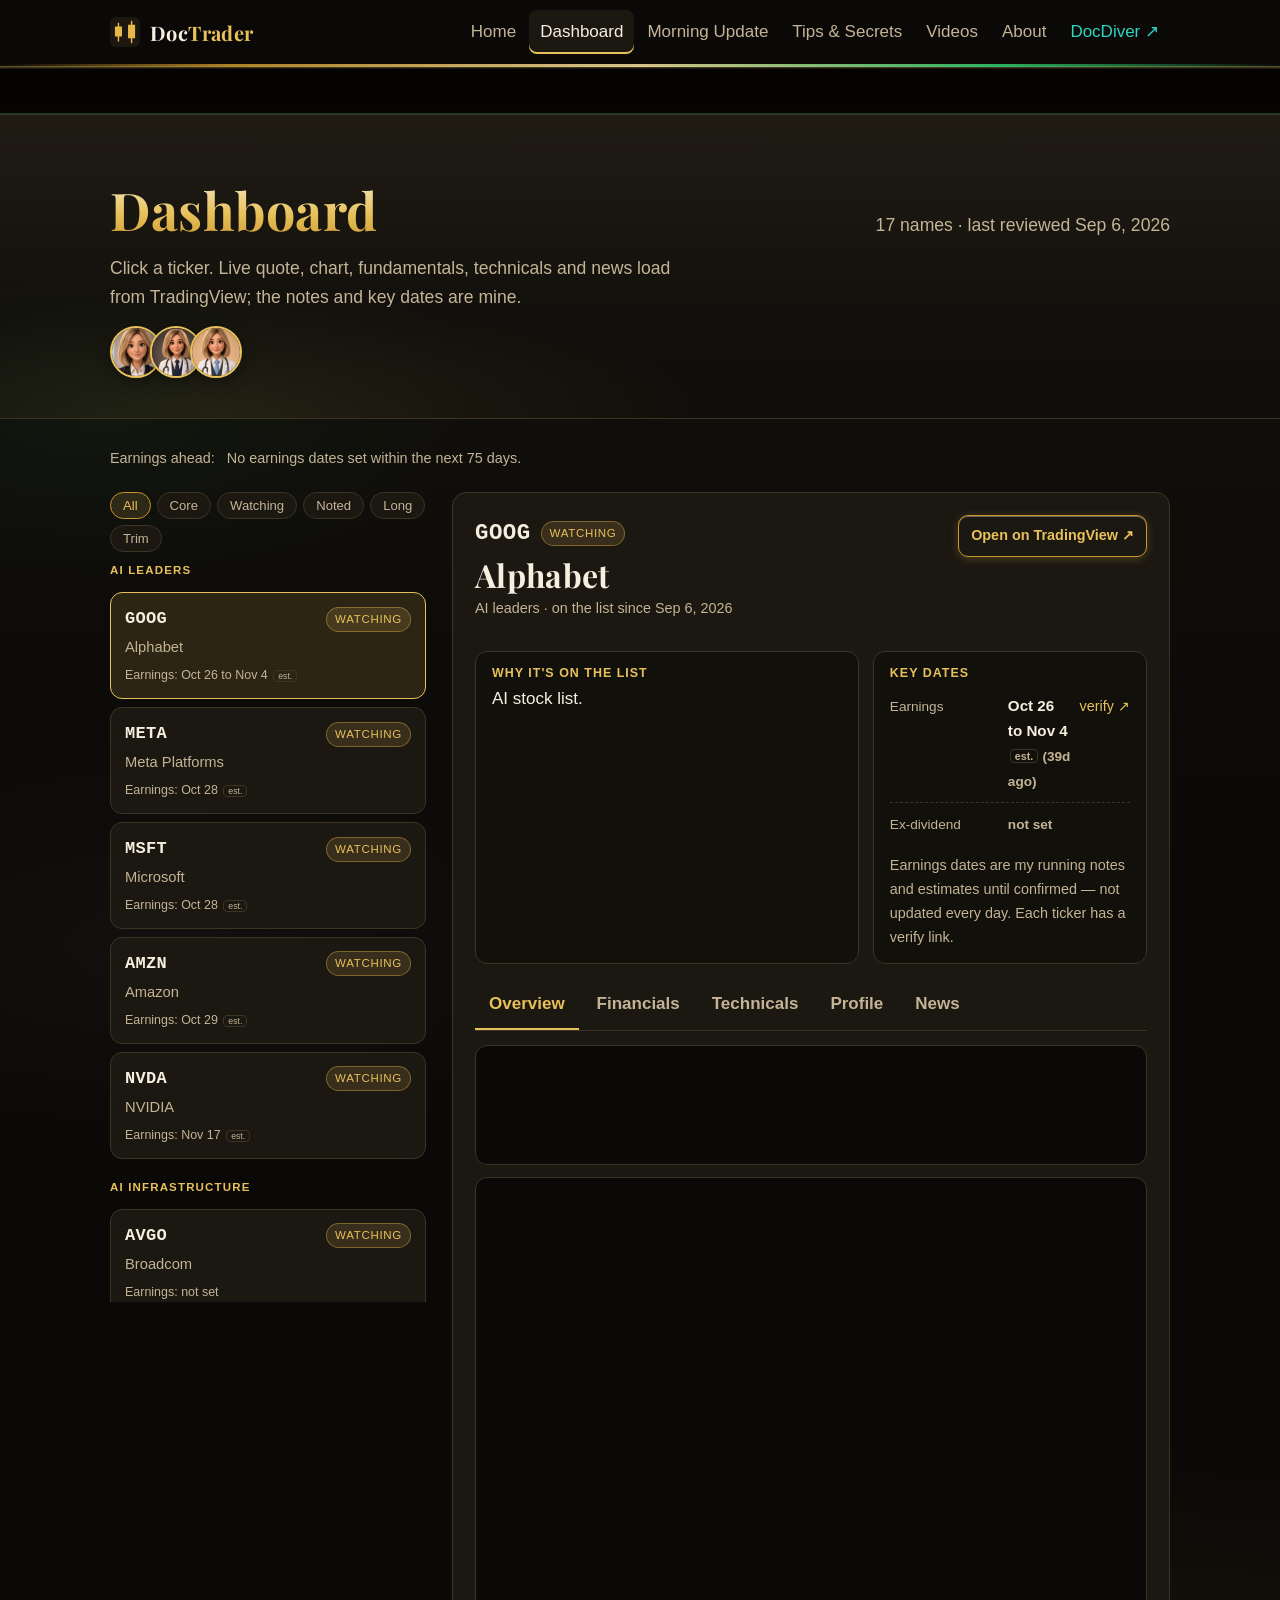
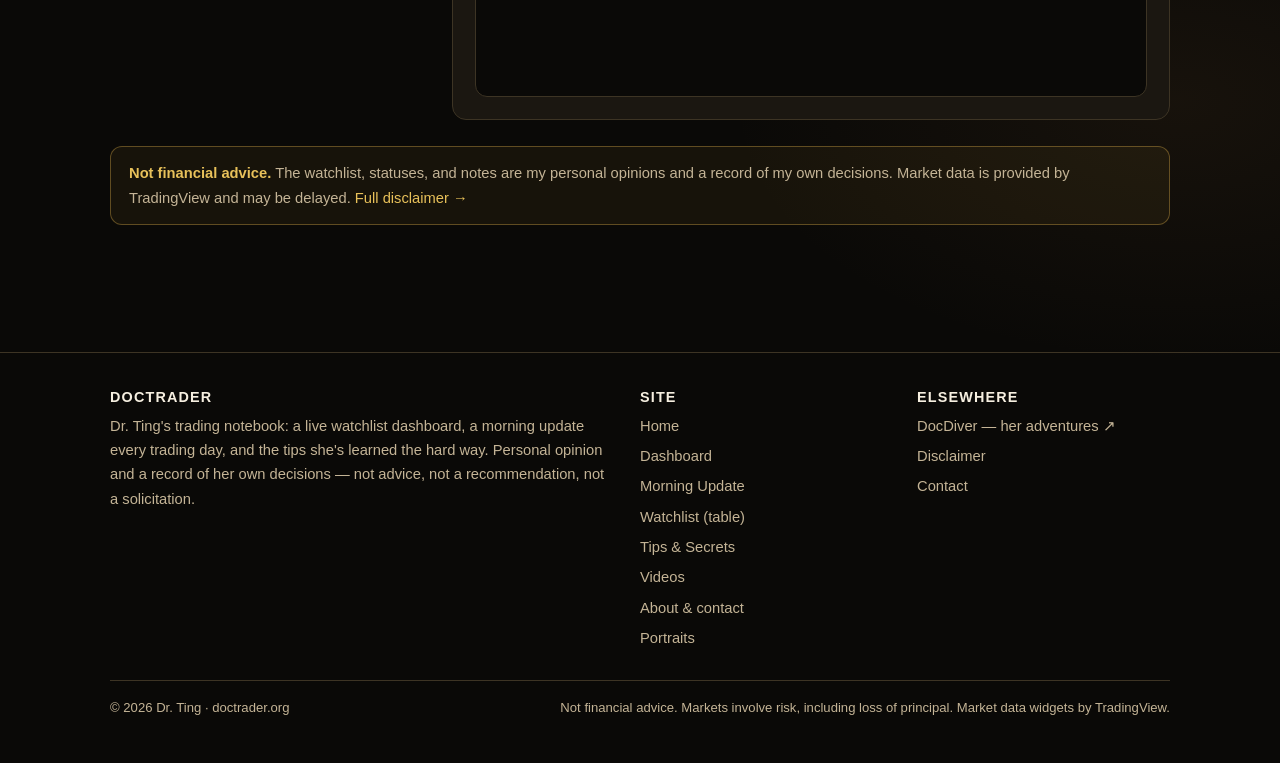
<file: dashboard.html>
<!DOCTYPE html>
<html lang="en">
<head>
  <meta charset="utf-8">
  <meta name="viewport" content="width=device-width, initial-scale=1">
  <title>Dashboard — DocTrader</title>
  <meta name="description" content="Dr. Ting's watchlist dashboard: click any ticker for live quote, chart, fundamentals, technicals, news, key dates, and her notes.">
  <link rel="canonical" href="https://doctrader.org/dashboard.html">
  <meta property="og:title" content="Dashboard — DocTrader">
  <meta property="og:description" content="Dr. Ting's watchlist dashboard: click any ticker for live quote, chart, fundamentals, technicals, news, key dates, and her notes.">
  <meta property="og:type" content="website">
  <meta property="og:image" content="https://doctrader.org/assets/img/avatar-square.jpg">
  <link rel="icon" href="data:image/svg+xml,%3Csvg xmlns='http://www.w3.org/2000/svg' viewBox='0 0 32 32'%3E%3Crect width='32' height='32' rx='6' fill='%230c0a07'/%3E%3Cpath d='M9 6v20M6 11h6v9H6zM23 4v24M20 9h6v13h-6z' fill='%23e8b84a' stroke='%23e8b84a' stroke-width='1.5'/%3E%3C/svg%3E">
  <link rel="stylesheet" href="style.css">
</head>
<body data-root="">
<a class="skip" href="#main">Skip to content</a>
<header class="site-header">
  <div class="wrap nav">
    <a class="brand" href="index.html" aria-label="DocTrader home">
      <svg viewBox="0 0 32 32" aria-hidden="true"><rect width="32" height="32" rx="6" fill="#1c1711"/><path d="M9 6v20M6 11h6v9H6zM23 4v24M20 9h6v13h-6z" fill="#e8b84a" stroke="#e8b84a" stroke-width="1.5"/></svg>
      <span>Doc<b>Trader</b></span>
    </a>
    <button class="nav-toggle" aria-expanded="false" aria-controls="nav-links" aria-label="Menu">☰</button>
    <ul class="nav-links" id="nav-links">
      <li><a href="index.html">Home</a></li>
      <li><a href="dashboard.html" aria-current="page">Dashboard</a></li>
      <li><a href="updates.html">Morning Update</a></li>
      <li><a href="tips.html">Tips &amp; Secrets</a></li>
      <li><a href="videos.html">Videos</a></li>
      <li><a href="about.html">About</a></li>
      <li><a class="sister" href="https://docdiver.org/" title="Sister site: Dr. Ting's adventures">DocDiver ↗</a></li>
    </ul>
  </div>
</header>
<div class="tape"><div class="wrap" style="padding:0"><div id="ticker-tape" aria-label="Watchlist ticker tape"></div></div></div>

<main id="main">
  <div class="page-head">
    <div class="wrap">
      <div class="section-head" style="margin-bottom:0">
        <div>
          <h1>Dashboard</h1>
          <p>Click a ticker. Live quote, chart, fundamentals, technicals and news load from TradingView; the notes and key dates are mine.</p>
          <div class="ting-trio" style="margin-top:14px" aria-label="Dr. Ting portraits">
            <a href="avatars.html"><img src="assets/img/avatar-opt-1-face.png" alt="Dr. Ting, gold-chart portrait" width="52" height="52"></a>
            <a href="avatars.html"><img src="assets/img/avatar-opt-2-face.png" alt="Dr. Ting, charcoal studio portrait" width="52" height="52"></a>
            <a href="avatars.html"><img src="assets/img/avatar-opt-3-face.png" alt="Dr. Ting, pale-blue tie portrait" width="52" height="52"></a>
          </div>
        </div>
        <p class="small muted" id="wl-meta"></p>
      </div>
    </div>
  </div>

  <section class="block" id="dashboard" style="padding-top:28px">
    <div class="wrap">
      <div class="strip" style="margin-bottom:22px">
        <span class="small muted" style="margin-right:4px">Earnings ahead:</span>
        <div id="earnings-ahead" class="strip"></div>
      </div>

      <div class="dash">
        <aside class="dash-side">
          <div class="filters" role="group" aria-label="Filter by status">
            <button data-filter="all" aria-pressed="true">All</button>
            <button data-filter="core" aria-pressed="false">Core</button>
            <button data-filter="watching" aria-pressed="false">Watching</button>
            <button data-filter="noted" aria-pressed="false">Noted</button>
            <button data-filter="long" aria-pressed="false">Long</button>
            <button data-filter="trim" aria-pressed="false">Trim</button>
          </div>
          <div id="wl-tiles" class="tiles" aria-label="Watchlist"></div>
          <p class="small muted" style="margin-top:12px"><a href="watchlist.html">Table view →</a></p>
        </aside>
        <div id="wl-detail" class="detail" aria-live="polite"></div>
      </div>

      <p class="disclaimer" style="margin-top:26px"><strong>Not financial advice.</strong> The watchlist, statuses, and notes are my personal opinions and a record of my own decisions. Market data is provided by TradingView and may be delayed. <a href="about.html#disclaimer">Full disclaimer →</a></p>
    </div>
  </section>
</main>
<footer class="site-footer">
  <div class="wrap">
    <div class="footer-grid">
      <div>
        <h4>DocTrader</h4>
        <p>Dr. Ting's trading notebook: a live watchlist dashboard, a morning update every trading day, and the tips she's learned the hard way. Personal opinion and a record of her own decisions — not advice, not a recommendation, not a solicitation.</p>
      </div>
      <div>
        <h4>Site</h4>
        <ul>
          <li><a href="index.html">Home</a></li>
          <li><a href="dashboard.html">Dashboard</a></li>
          <li><a href="updates.html">Morning Update</a></li>
          <li><a href="watchlist.html">Watchlist (table)</a></li>
          <li><a href="tips.html">Tips &amp; Secrets</a></li>
          <li><a href="videos.html">Videos</a></li>
          <li><a href="about.html">About &amp; contact</a></li>
          <li><a href="avatars.html">Portraits</a></li>
        </ul>
      </div>
      <div>
        <h4>Elsewhere</h4>
        <ul>
          <li><a href="https://docdiver.org/">DocDiver — her adventures ↗</a></li>
          <li><a href="about.html#disclaimer">Disclaimer</a></li>
          <li><a href="about.html#contact">Contact</a></li>
        </ul>
      </div>
    </div>
    <div class="footer-bottom">
      <span>© <span id="year">2026</span> Dr. Ting · doctrader.org</span>
      <span>Not financial advice. Markets involve risk, including loss of principal. Market data widgets by TradingView.</span>
    </div>
  </div>
</footer>
<script src="data/watchlist.js"></script>
<script src="data/updates.js"></script>
<script src="assets/site.js"></script>
</body>
</html>
</file>
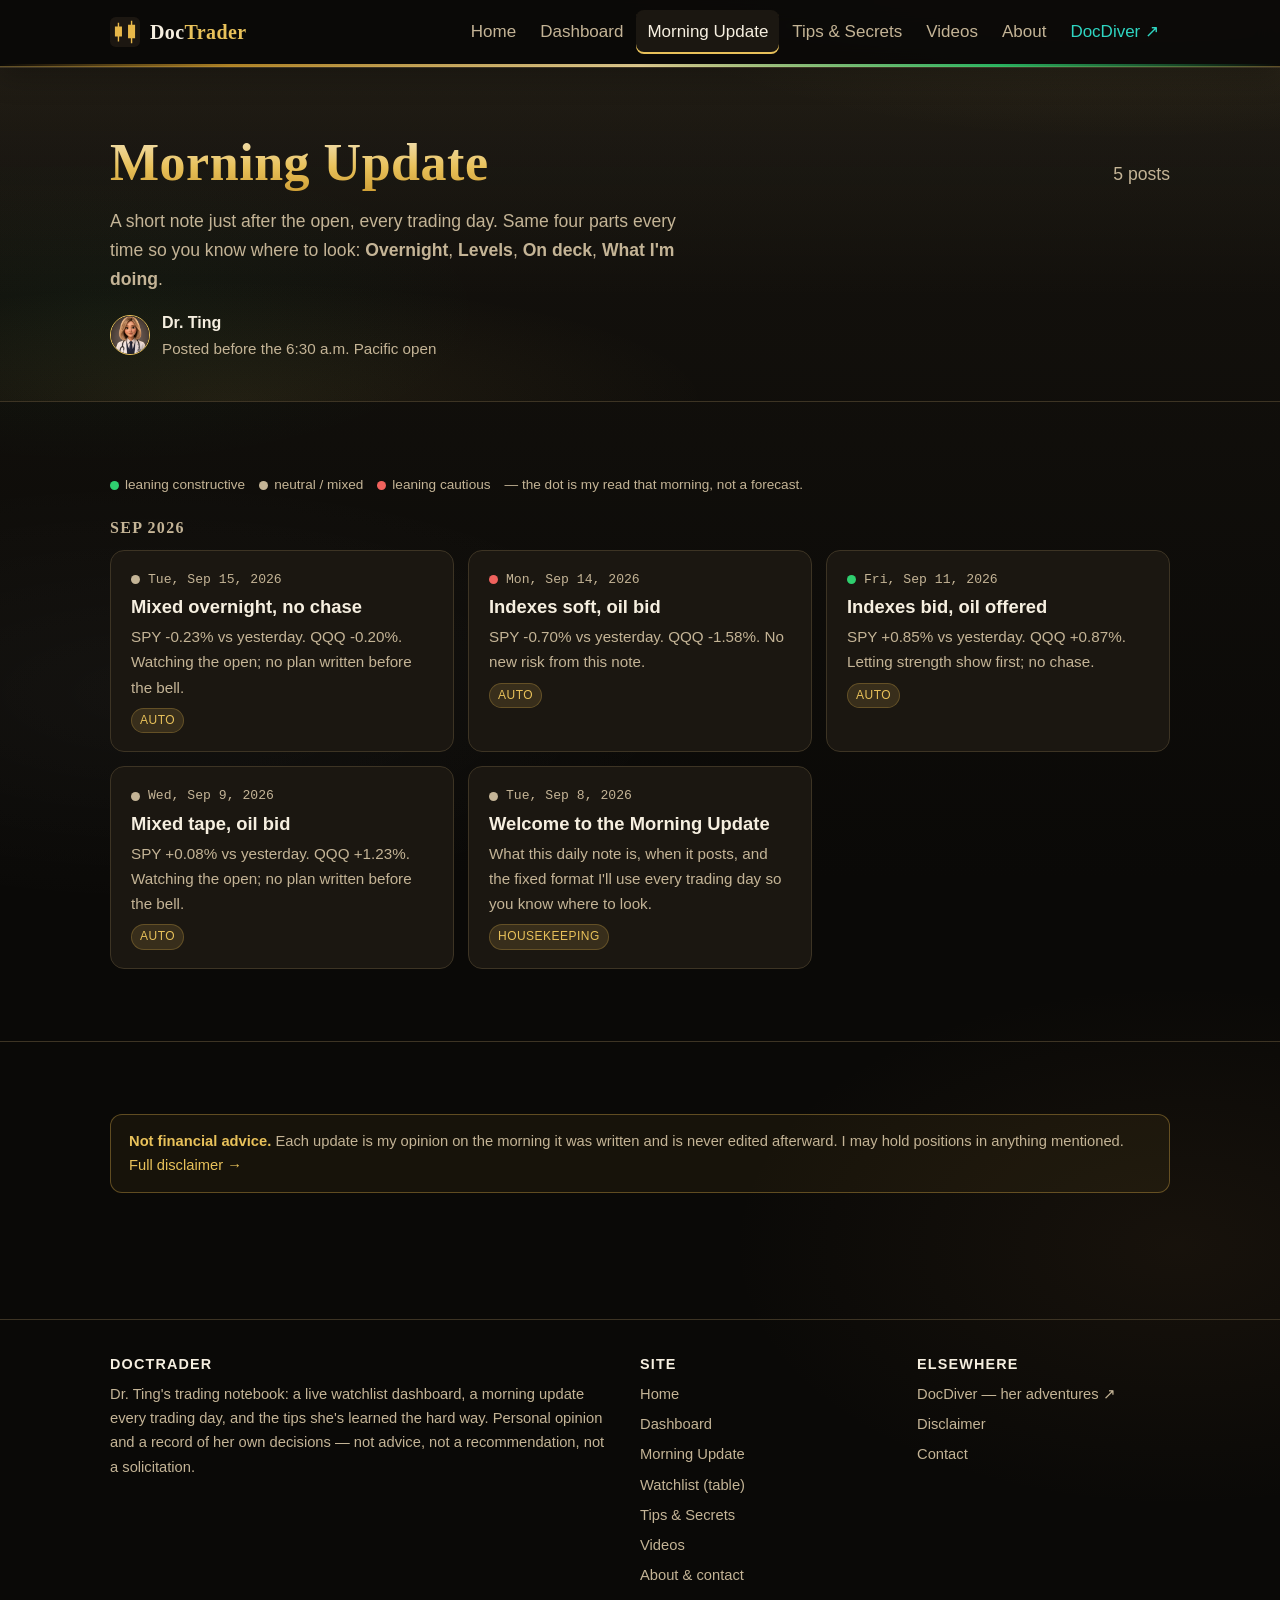
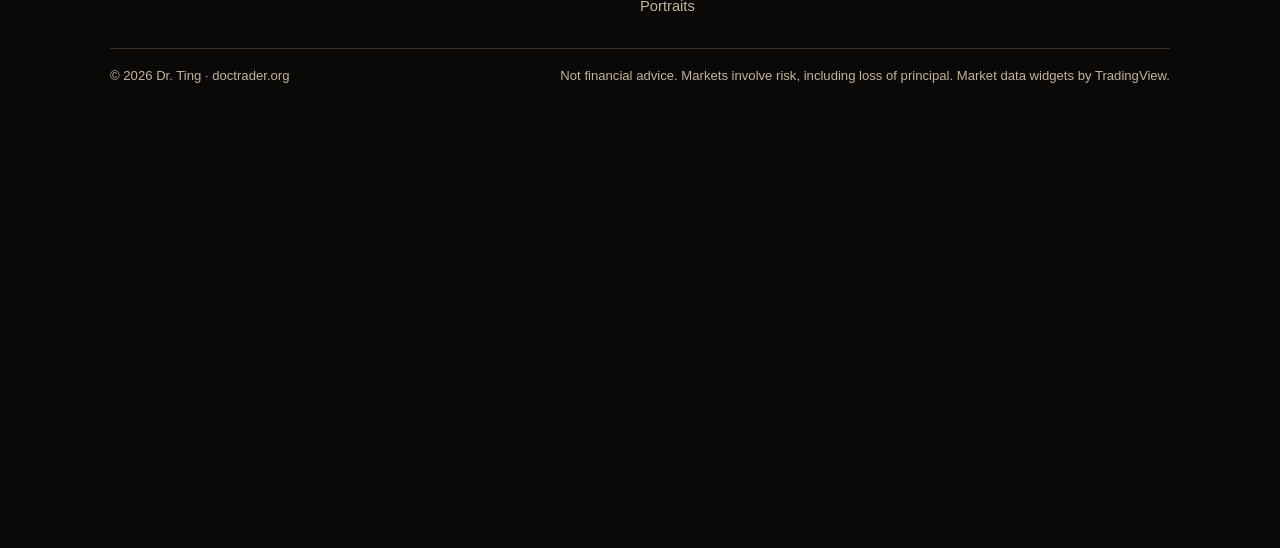
<file: notes.html>
<!DOCTYPE html><html lang="en"><head><meta charset="utf-8"><title>Moved — DocTrader</title><meta http-equiv="refresh" content="0; url=updates.html"><link rel="canonical" href="https://doctrader.org/updates.html"></head><body><p>This page moved to the <a href="updates.html">Morning Update</a>.</p></body></html>
</file>
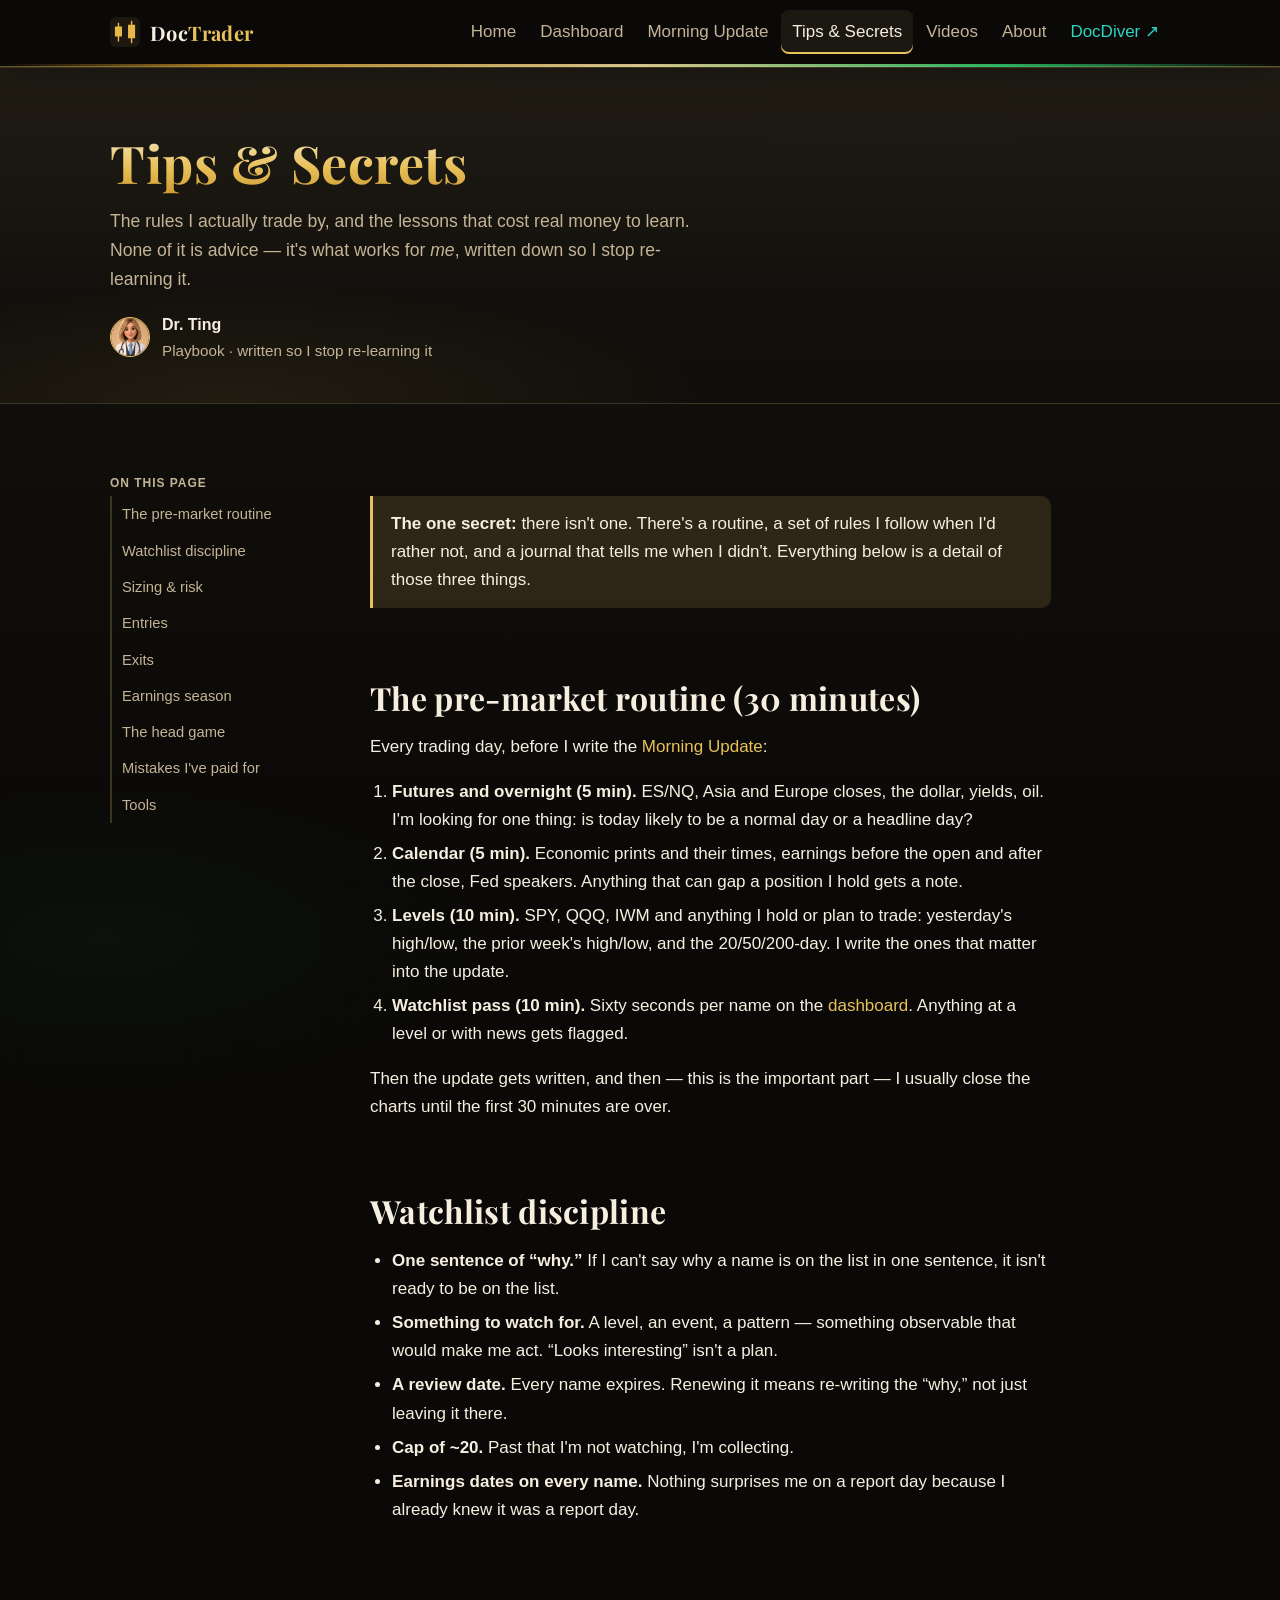
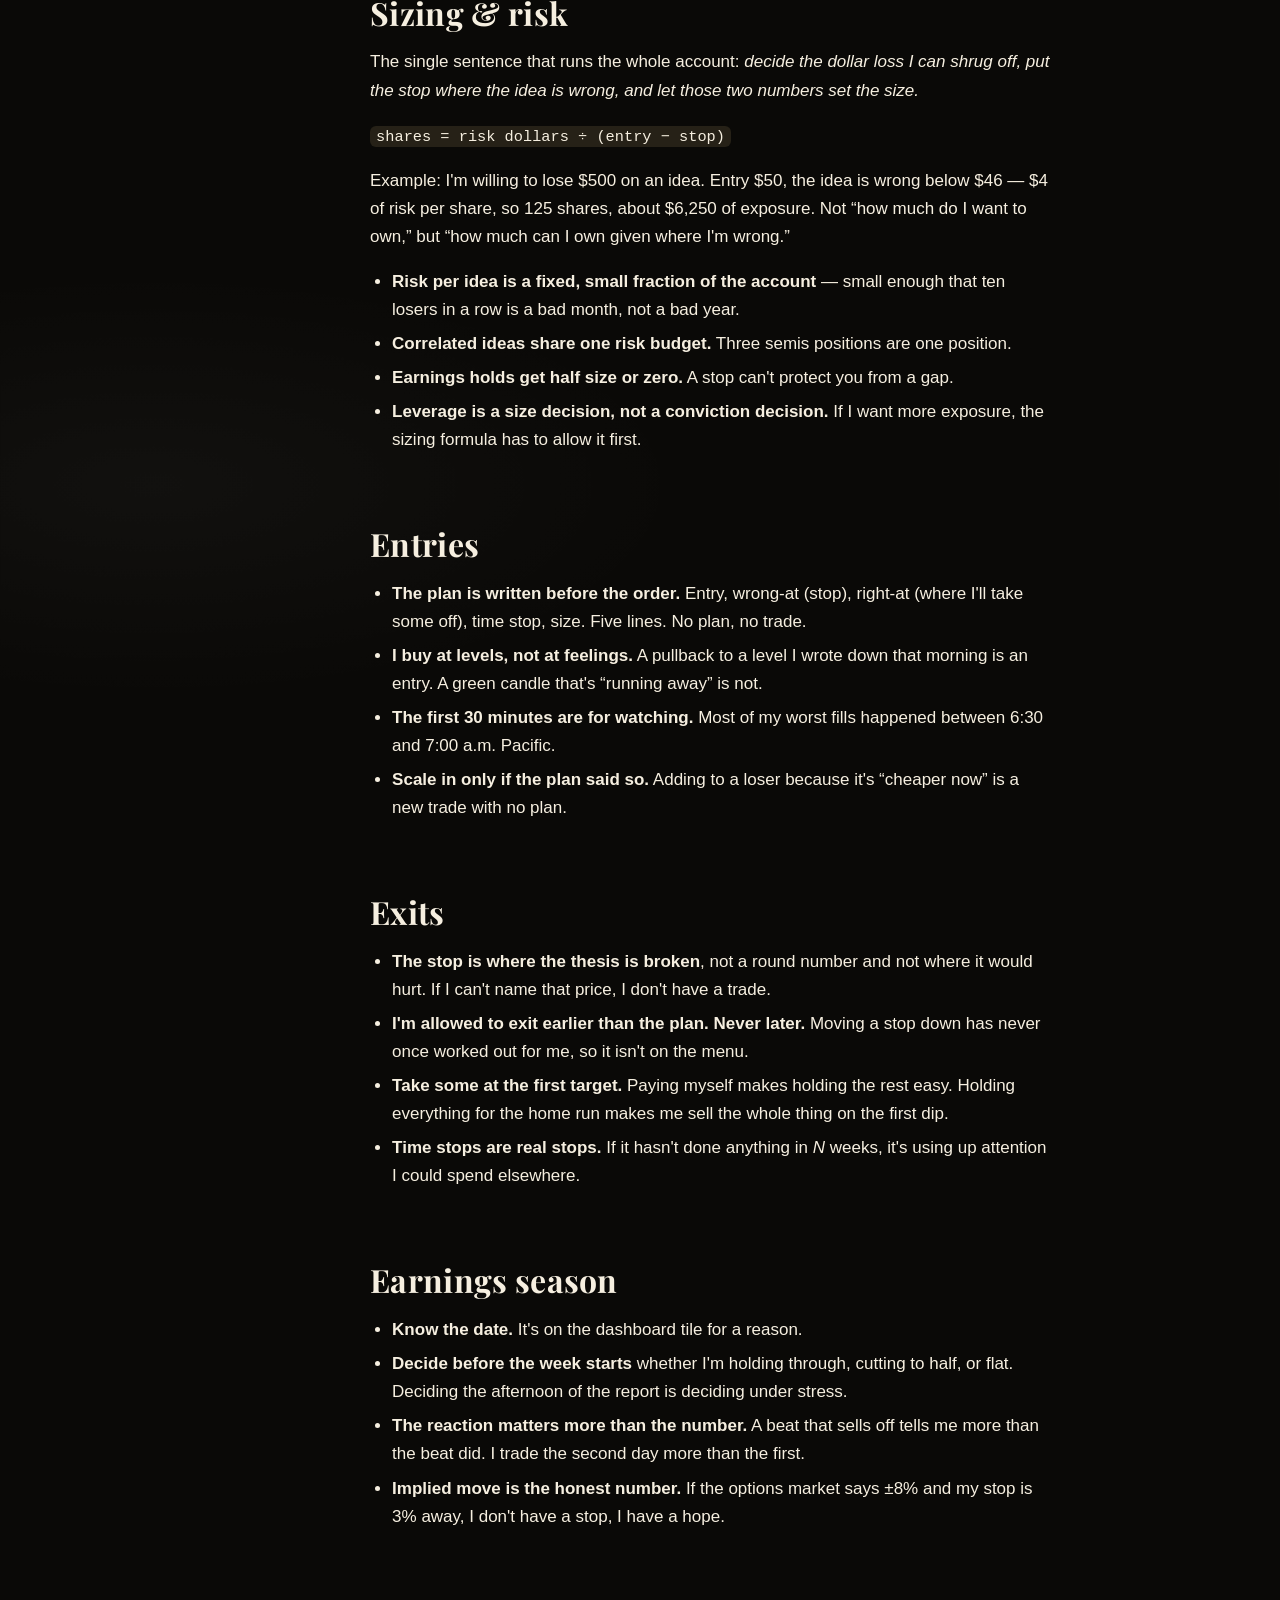
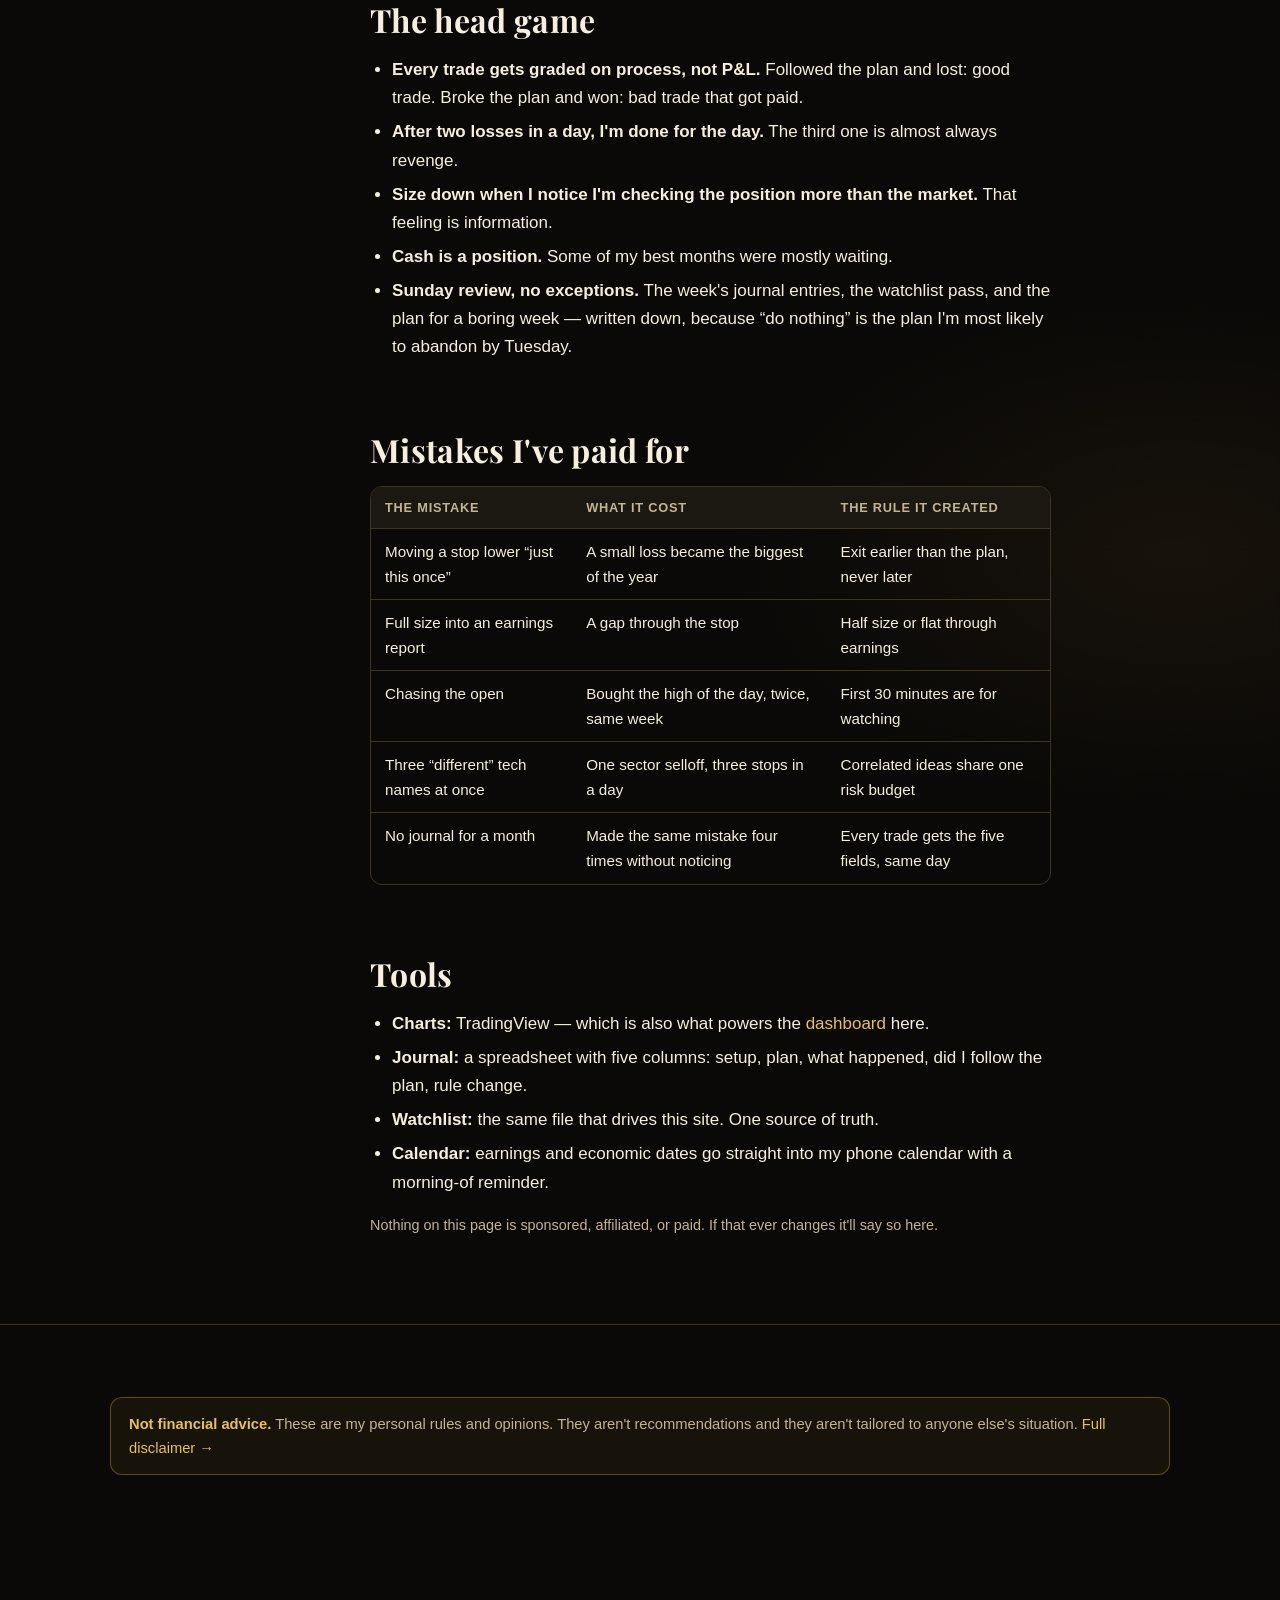
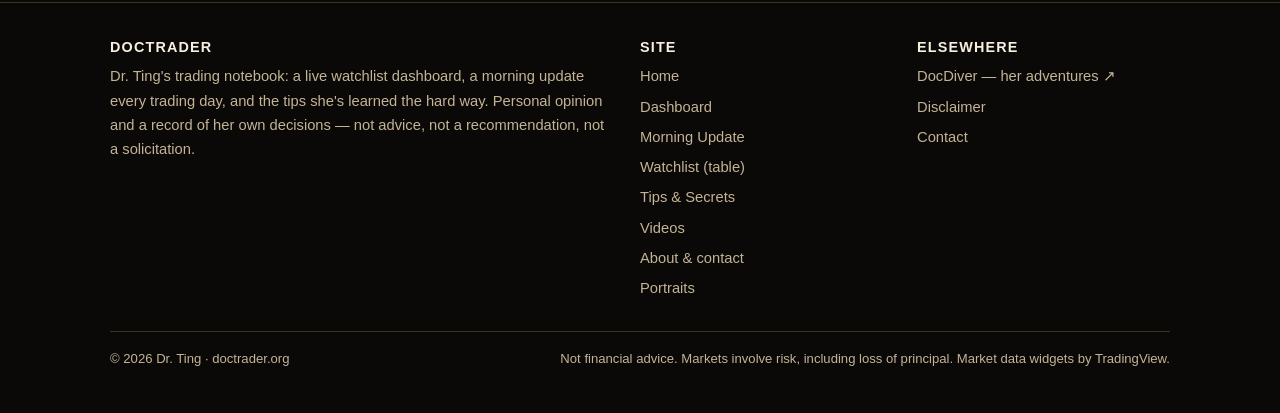
<file: tips.html>
<!DOCTYPE html>
<html lang="en">
<head>
  <meta charset="utf-8">
  <meta name="viewport" content="width=device-width, initial-scale=1">
  <title>Tips & Secrets — DocTrader</title>
  <meta name="description" content="Dr. Ting's playbook: the rules, routines, and hard-won lessons behind how she trades.">
  <link rel="canonical" href="https://doctrader.org/tips.html">
  <meta property="og:title" content="Tips & Secrets — DocTrader">
  <meta property="og:description" content="Dr. Ting's playbook: the rules, routines, and hard-won lessons behind how she trades.">
  <meta property="og:type" content="website">
  <meta property="og:image" content="https://doctrader.org/assets/img/avatar-square.jpg">
  <link rel="icon" href="data:image/svg+xml,%3Csvg xmlns='http://www.w3.org/2000/svg' viewBox='0 0 32 32'%3E%3Crect width='32' height='32' rx='6' fill='%230c0a07'/%3E%3Cpath d='M9 6v20M6 11h6v9H6zM23 4v24M20 9h6v13h-6z' fill='%23e8b84a' stroke='%23e8b84a' stroke-width='1.5'/%3E%3C/svg%3E">
  <link rel="stylesheet" href="style.css">
</head>
<body data-root="">
<a class="skip" href="#main">Skip to content</a>
<header class="site-header">
  <div class="wrap nav">
    <a class="brand" href="index.html" aria-label="DocTrader home">
      <svg viewBox="0 0 32 32" aria-hidden="true"><rect width="32" height="32" rx="6" fill="#1c1711"/><path d="M9 6v20M6 11h6v9H6zM23 4v24M20 9h6v13h-6z" fill="#e8b84a" stroke="#e8b84a" stroke-width="1.5"/></svg>
      <span>Doc<b>Trader</b></span>
    </a>
    <button class="nav-toggle" aria-expanded="false" aria-controls="nav-links" aria-label="Menu">☰</button>
    <ul class="nav-links" id="nav-links">
      <li><a href="index.html">Home</a></li>
      <li><a href="dashboard.html">Dashboard</a></li>
      <li><a href="updates.html">Morning Update</a></li>
      <li><a href="tips.html" aria-current="page">Tips &amp; Secrets</a></li>
      <li><a href="videos.html">Videos</a></li>
      <li><a href="about.html">About</a></li>
      <li><a class="sister" href="https://docdiver.org/" title="Sister site: Dr. Ting's adventures">DocDiver ↗</a></li>
    </ul>
  </div>
</header>
<main id="main">
  <div class="page-head">
    <div class="wrap">
      <h1>Tips &amp; Secrets</h1>
      <p>The rules I actually trade by, and the lessons that cost real money to learn. None of it is advice — it's what works for <em>me</em>, written down so I stop re-learning it.</p>
      <div class="byline" style="margin-top:18px">
        <img class="avatar sm" src="assets/img/avatar-opt-3-face.png" alt="" width="40" height="40">
        <span><b>Dr. Ting</b>Playbook · written so I stop re-learning it</span>
      </div>
    </div>
  </div>

  <section class="block">
    <div class="wrap with-toc">
      <nav class="toc" aria-label="On this page">
        <h4>On this page</h4>
        <ol>
          <li><a href="#routine">The pre-market routine</a></li>
          <li><a href="#watchlist">Watchlist discipline</a></li>
          <li><a href="#sizing">Sizing &amp; risk</a></li>
          <li><a href="#entries">Entries</a></li>
          <li><a href="#exits">Exits</a></li>
          <li><a href="#earnings">Earnings season</a></li>
          <li><a href="#head">The head game</a></li>
          <li><a href="#mistakes">Mistakes I've paid for</a></li>
          <li><a href="#tools">Tools</a></li>
        </ol>
      </nav>

      <div class="prose">
        <!-- Dr. Ting: this page is written as a starting framework in your voice. Edit freely; the structure is yours to keep or throw out. -->
        <div class="callout"><p><strong>The one secret:</strong> there isn't one. There's a routine, a set of rules I follow when I'd rather not, and a journal that tells me when I didn't. Everything below is a detail of those three things.</p></div>

        <h2 id="routine">The pre-market routine (30 minutes)</h2>
        <p>Every trading day, before I write the <a href="updates.html">Morning Update</a>:</p>
        <ol>
          <li><strong>Futures and overnight (5 min).</strong> ES/NQ, Asia and Europe closes, the dollar, yields, oil. I'm looking for one thing: is today likely to be a normal day or a headline day?</li>
          <li><strong>Calendar (5 min).</strong> Economic prints and their times, earnings before the open and after the close, Fed speakers. Anything that can gap a position I hold gets a note.</li>
          <li><strong>Levels (10 min).</strong> SPY, QQQ, IWM and anything I hold or plan to trade: yesterday's high/low, the prior week's high/low, and the 20/50/200-day. I write the ones that matter into the update.</li>
          <li><strong>Watchlist pass (10 min).</strong> Sixty seconds per name on the <a href="dashboard.html">dashboard</a>. Anything at a level or with news gets flagged.</li>
        </ol>
        <p>Then the update gets written, and then — this is the important part — I usually close the charts until the first 30 minutes are over.</p>

        <h2 id="watchlist">Watchlist discipline</h2>
        <ul>
          <li><strong>One sentence of “why.”</strong> If I can't say why a name is on the list in one sentence, it isn't ready to be on the list.</li>
          <li><strong>Something to watch for.</strong> A level, an event, a pattern — something observable that would make me act. “Looks interesting” isn't a plan.</li>
          <li><strong>A review date.</strong> Every name expires. Renewing it means re-writing the “why,” not just leaving it there.</li>
          <li><strong>Cap of ~20.</strong> Past that I'm not watching, I'm collecting.</li>
          <li><strong>Earnings dates on every name.</strong> Nothing surprises me on a report day because I already knew it was a report day.</li>
        </ul>

        <h2 id="sizing">Sizing &amp; risk</h2>
        <p>The single sentence that runs the whole account: <em>decide the dollar loss I can shrug off, put the stop where the idea is wrong, and let those two numbers set the size.</em></p>
        <p><code>shares = risk dollars ÷ (entry − stop)</code></p>
        <p>Example: I'm willing to lose $500 on an idea. Entry $50, the idea is wrong below $46 — $4 of risk per share, so 125 shares, about $6,250 of exposure. Not “how much do I want to own,” but “how much can I own given where I'm wrong.”</p>
        <ul>
          <li><strong>Risk per idea is a fixed, small fraction of the account</strong> — small enough that ten losers in a row is a bad month, not a bad year.</li>
          <li><strong>Correlated ideas share one risk budget.</strong> Three semis positions are one position.</li>
          <li><strong>Earnings holds get half size or zero.</strong> A stop can't protect you from a gap.</li>
          <li><strong>Leverage is a size decision, not a conviction decision.</strong> If I want more exposure, the sizing formula has to allow it first.</li>
        </ul>

        <h2 id="entries">Entries</h2>
        <ul>
          <li><strong>The plan is written before the order.</strong> Entry, wrong-at (stop), right-at (where I'll take some off), time stop, size. Five lines. No plan, no trade.</li>
          <li><strong>I buy at levels, not at feelings.</strong> A pullback to a level I wrote down that morning is an entry. A green candle that's “running away” is not.</li>
          <li><strong>The first 30 minutes are for watching.</strong> Most of my worst fills happened between 6:30 and 7:00 a.m. Pacific.</li>
          <li><strong>Scale in only if the plan said so.</strong> Adding to a loser because it's “cheaper now” is a new trade with no plan.</li>
        </ul>

        <h2 id="exits">Exits</h2>
        <ul>
          <li><strong>The stop is where the thesis is broken</strong>, not a round number and not where it would hurt. If I can't name that price, I don't have a trade.</li>
          <li><strong>I'm allowed to exit earlier than the plan. Never later.</strong> Moving a stop down has never once worked out for me, so it isn't on the menu.</li>
          <li><strong>Take some at the first target.</strong> Paying myself makes holding the rest easy. Holding everything for the home run makes me sell the whole thing on the first dip.</li>
          <li><strong>Time stops are real stops.</strong> If it hasn't done anything in <em>N</em> weeks, it's using up attention I could spend elsewhere.</li>
        </ul>

        <h2 id="earnings">Earnings season</h2>
        <ul>
          <li><strong>Know the date.</strong> It's on the dashboard tile for a reason.</li>
          <li><strong>Decide before the week starts</strong> whether I'm holding through, cutting to half, or flat. Deciding the afternoon of the report is deciding under stress.</li>
          <li><strong>The reaction matters more than the number.</strong> A beat that sells off tells me more than the beat did. I trade the second day more than the first.</li>
          <li><strong>Implied move is the honest number.</strong> If the options market says ±8% and my stop is 3% away, I don't have a stop, I have a hope.</li>
        </ul>

        <h2 id="head">The head game</h2>
        <ul>
          <li><strong>Every trade gets graded on process, not P&amp;L.</strong> Followed the plan and lost: good trade. Broke the plan and won: bad trade that got paid.</li>
          <li><strong>After two losses in a day, I'm done for the day.</strong> The third one is almost always revenge.</li>
          <li><strong>Size down when I notice I'm checking the position more than the market.</strong> That feeling is information.</li>
          <li><strong>Cash is a position.</strong> Some of my best months were mostly waiting.</li>
          <li><strong>Sunday review, no exceptions.</strong> The week's journal entries, the watchlist pass, and the plan for a boring week — written down, because “do nothing” is the plan I'm most likely to abandon by Tuesday.</li>
        </ul>

        <h2 id="mistakes">Mistakes I've paid for</h2>
        <div class="table-wrap">
          <table>
            <thead><tr><th>The mistake</th><th>What it cost</th><th>The rule it created</th></tr></thead>
            <tbody>
              <tr><td>Moving a stop lower “just this once”</td><td>A small loss became the biggest of the year</td><td>Exit earlier than the plan, never later</td></tr>
              <tr><td>Full size into an earnings report</td><td>A gap through the stop</td><td>Half size or flat through earnings</td></tr>
              <tr><td>Chasing the open</td><td>Bought the high of the day, twice, same week</td><td>First 30 minutes are for watching</td></tr>
              <tr><td>Three “different” tech names at once</td><td>One sector selloff, three stops in a day</td><td>Correlated ideas share one risk budget</td></tr>
              <tr><td>No journal for a month</td><td>Made the same mistake four times without noticing</td><td>Every trade gets the five fields, same day</td></tr>
            </tbody>
          </table>
        </div>

        <h2 id="tools">Tools</h2>
        <ul>
          <li><strong>Charts:</strong> TradingView — which is also what powers the <a href="dashboard.html">dashboard</a> here.</li>
          <li><strong>Journal:</strong> a spreadsheet with five columns: setup, plan, what happened, did I follow the plan, rule change.</li>
          <li><strong>Watchlist:</strong> the same file that drives this site. One source of truth.</li>
          <li><strong>Calendar:</strong> earnings and economic dates go straight into my phone calendar with a morning-of reminder.</li>
        </ul>
        <p class="small muted">Nothing on this page is sponsored, affiliated, or paid. If that ever changes it'll say so here.</p>
      </div>
    </div>
  </section>

  <section class="block">
    <div class="wrap">
      <p class="disclaimer"><strong>Not financial advice.</strong> These are my personal rules and opinions. They aren't recommendations and they aren't tailored to anyone else's situation. <a href="about.html#disclaimer">Full disclaimer →</a></p>
    </div>
  </section>
</main>
<footer class="site-footer">
  <div class="wrap">
    <div class="footer-grid">
      <div>
        <h4>DocTrader</h4>
        <p>Dr. Ting's trading notebook: a live watchlist dashboard, a morning update every trading day, and the tips she's learned the hard way. Personal opinion and a record of her own decisions — not advice, not a recommendation, not a solicitation.</p>
      </div>
      <div>
        <h4>Site</h4>
        <ul>
          <li><a href="index.html">Home</a></li>
          <li><a href="dashboard.html">Dashboard</a></li>
          <li><a href="updates.html">Morning Update</a></li>
          <li><a href="watchlist.html">Watchlist (table)</a></li>
          <li><a href="tips.html">Tips &amp; Secrets</a></li>
          <li><a href="videos.html">Videos</a></li>
          <li><a href="about.html">About &amp; contact</a></li>
          <li><a href="avatars.html">Portraits</a></li>
        </ul>
      </div>
      <div>
        <h4>Elsewhere</h4>
        <ul>
          <li><a href="https://docdiver.org/">DocDiver — her adventures ↗</a></li>
          <li><a href="about.html#disclaimer">Disclaimer</a></li>
          <li><a href="about.html#contact">Contact</a></li>
        </ul>
      </div>
    </div>
    <div class="footer-bottom">
      <span>© <span id="year">2026</span> Dr. Ting · doctrader.org</span>
      <span>Not financial advice. Markets involve risk, including loss of principal. Market data widgets by TradingView.</span>
    </div>
  </div>
</footer>
<script src="data/watchlist.js"></script>
<script src="data/updates.js"></script>
<script src="assets/site.js"></script>
</body>
</html>
</file>
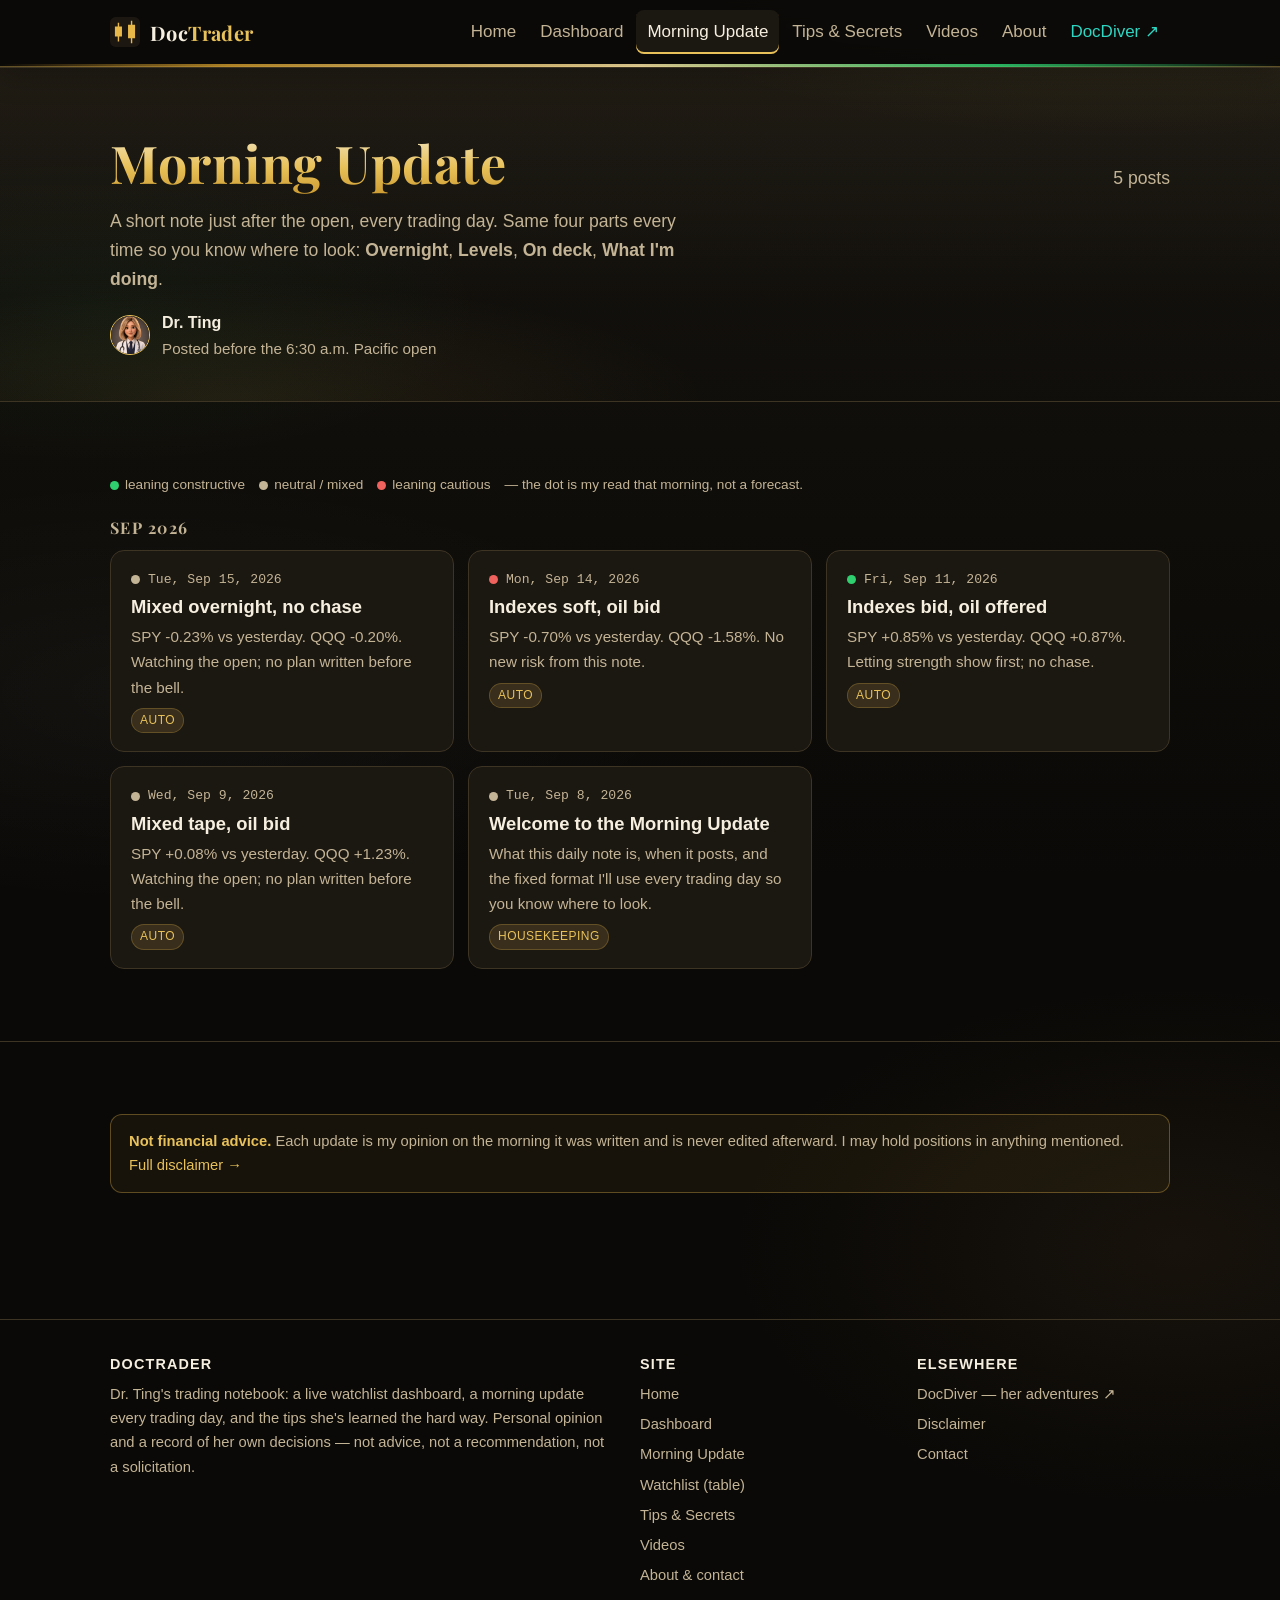
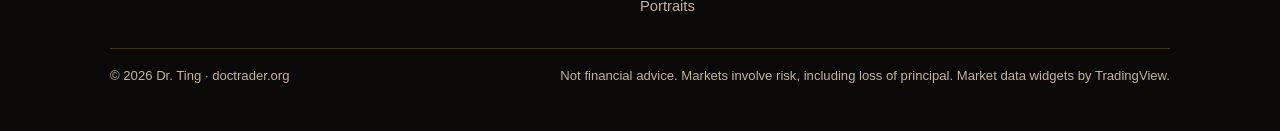
<file: updates.html>
<!DOCTYPE html>
<html lang="en">
<head>
  <meta charset="utf-8">
  <meta name="viewport" content="width=device-width, initial-scale=1">
  <title>Morning Update — DocTrader</title>
  <meta name="description" content="Dr. Ting's morning market update, posted just after the opening bell every trading day.">
  <link rel="canonical" href="https://doctrader.org/updates.html">
  <meta property="og:title" content="Morning Update — DocTrader">
  <meta property="og:description" content="Dr. Ting's morning market update, posted just after the opening bell every trading day.">
  <meta property="og:type" content="website">
  <meta property="og:image" content="https://doctrader.org/assets/img/avatar-square.jpg">
  <link rel="icon" href="data:image/svg+xml,%3Csvg xmlns='http://www.w3.org/2000/svg' viewBox='0 0 32 32'%3E%3Crect width='32' height='32' rx='6' fill='%230c0a07'/%3E%3Cpath d='M9 6v20M6 11h6v9H6zM23 4v24M20 9h6v13h-6z' fill='%23e8b84a' stroke='%23e8b84a' stroke-width='1.5'/%3E%3C/svg%3E">
  <link rel="stylesheet" href="style.css">
</head>
<body data-root="">
<a class="skip" href="#main">Skip to content</a>
<header class="site-header">
  <div class="wrap nav">
    <a class="brand" href="index.html" aria-label="DocTrader home">
      <svg viewBox="0 0 32 32" aria-hidden="true"><rect width="32" height="32" rx="6" fill="#1c1711"/><path d="M9 6v20M6 11h6v9H6zM23 4v24M20 9h6v13h-6z" fill="#e8b84a" stroke="#e8b84a" stroke-width="1.5"/></svg>
      <span>Doc<b>Trader</b></span>
    </a>
    <button class="nav-toggle" aria-expanded="false" aria-controls="nav-links" aria-label="Menu">☰</button>
    <ul class="nav-links" id="nav-links">
      <li><a href="index.html">Home</a></li>
      <li><a href="dashboard.html">Dashboard</a></li>
      <li><a href="updates.html" aria-current="page">Morning Update</a></li>
      <li><a href="tips.html">Tips &amp; Secrets</a></li>
      <li><a href="videos.html">Videos</a></li>
      <li><a href="about.html">About</a></li>
      <li><a class="sister" href="https://docdiver.org/" title="Sister site: Dr. Ting's adventures">DocDiver ↗</a></li>
    </ul>
  </div>
</header>
<main id="main">
  <div class="page-head">
    <div class="wrap">
      <div class="section-head" style="margin-bottom:0">
        <div>
          <h1>Morning Update</h1>
          <p>A short note just after the open, every trading day. Same four parts every time so you know where to look: <strong>Overnight</strong>, <strong>Levels</strong>, <strong>On deck</strong>, <strong>What I'm doing</strong>.</p>
          <div class="byline" style="margin-top:16px">
            <img class="avatar sm" src="assets/img/avatar-opt-2-face.png" alt="" width="40" height="40">
            <span><b>Dr. Ting</b>Posted before the 6:30 a.m. Pacific open</span>
          </div>
        </div>
        <p class="small muted"><span id="updates-count"></span></p>
      </div>
    </div>
  </div>

  <section class="block">
    <div class="wrap">
      <div class="legend" style="margin-bottom:22px">
        <span><i class="dot bull"></i> leaning constructive</span>
        <span><i class="dot neutral"></i> neutral / mixed</span>
        <span><i class="dot bear"></i> leaning cautious</span>
        <span class="muted">— the dot is my read that morning, not a forecast.</span>
      </div>
      <div id="updates-list"></div>
    </div>
  </section>

  <section class="block">
    <div class="wrap">
      <p class="disclaimer"><strong>Not financial advice.</strong> Each update is my opinion on the morning it was written and is never edited afterward. I may hold positions in anything mentioned. <a href="about.html#disclaimer">Full disclaimer →</a></p>
    </div>
  </section>
</main>
<footer class="site-footer">
  <div class="wrap">
    <div class="footer-grid">
      <div>
        <h4>DocTrader</h4>
        <p>Dr. Ting's trading notebook: a live watchlist dashboard, a morning update every trading day, and the tips she's learned the hard way. Personal opinion and a record of her own decisions — not advice, not a recommendation, not a solicitation.</p>
      </div>
      <div>
        <h4>Site</h4>
        <ul>
          <li><a href="index.html">Home</a></li>
          <li><a href="dashboard.html">Dashboard</a></li>
          <li><a href="updates.html">Morning Update</a></li>
          <li><a href="watchlist.html">Watchlist (table)</a></li>
          <li><a href="tips.html">Tips &amp; Secrets</a></li>
          <li><a href="videos.html">Videos</a></li>
          <li><a href="about.html">About &amp; contact</a></li>
          <li><a href="avatars.html">Portraits</a></li>
        </ul>
      </div>
      <div>
        <h4>Elsewhere</h4>
        <ul>
          <li><a href="https://docdiver.org/">DocDiver — her adventures ↗</a></li>
          <li><a href="about.html#disclaimer">Disclaimer</a></li>
          <li><a href="about.html#contact">Contact</a></li>
        </ul>
      </div>
    </div>
    <div class="footer-bottom">
      <span>© <span id="year">2026</span> Dr. Ting · doctrader.org</span>
      <span>Not financial advice. Markets involve risk, including loss of principal. Market data widgets by TradingView.</span>
    </div>
  </div>
</footer>
<script src="data/watchlist.js"></script>
<script src="data/updates.js"></script>
<script src="assets/site.js"></script>
</body>
</html>
</file>
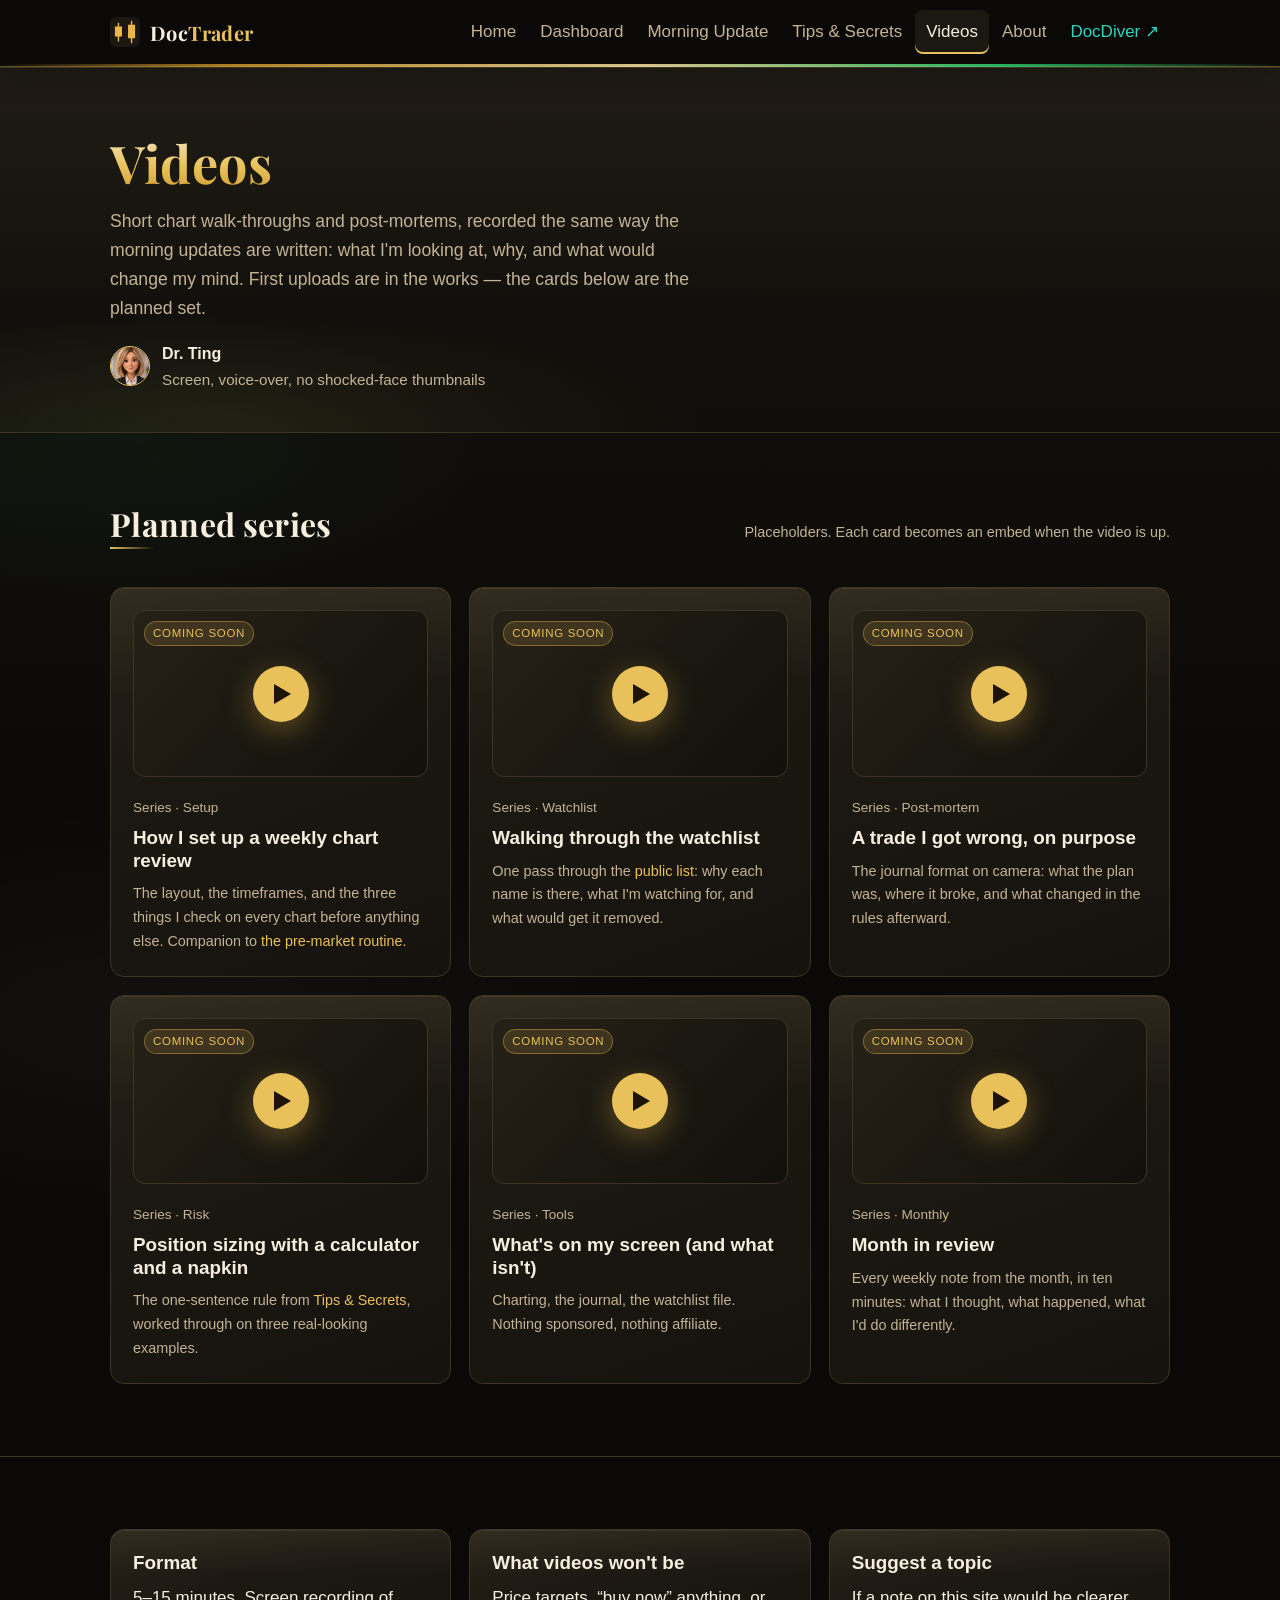
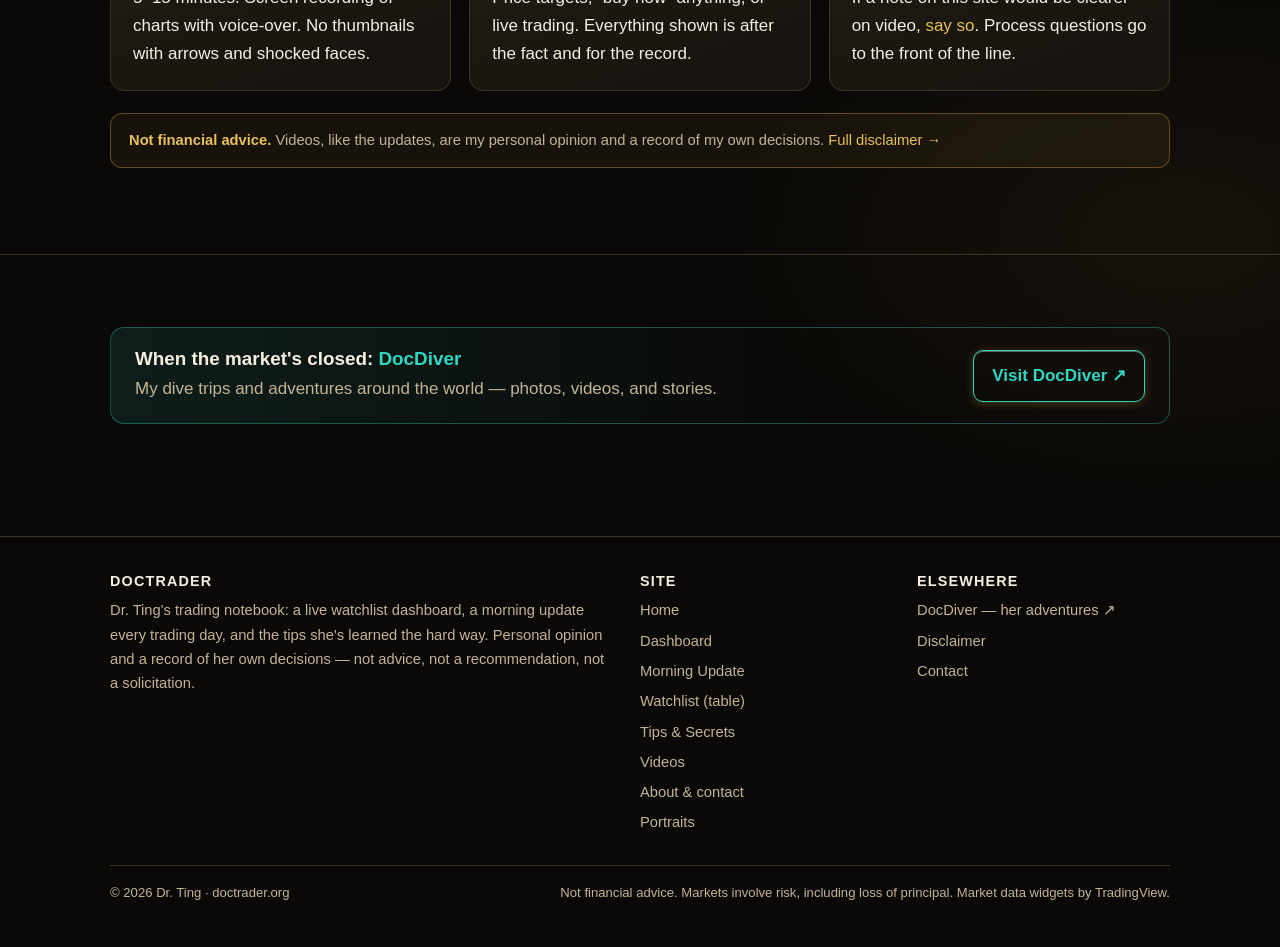
<file: videos.html>
<!DOCTYPE html>
<html lang="en">
<head>
  <meta charset="utf-8">
  <meta name="viewport" content="width=device-width, initial-scale=1">
  <title>Videos — DocTrader</title>
  <meta name="description" content="Dr. Ting's chart walk-throughs, watchlist reviews, and post-mortems.">
  <link rel="canonical" href="https://doctrader.org/videos.html">
  <meta property="og:title" content="Videos — DocTrader">
  <meta property="og:description" content="Dr. Ting's chart walk-throughs, watchlist reviews, and post-mortems.">
  <meta property="og:type" content="website">
  <meta property="og:image" content="https://doctrader.org/assets/img/avatar-square.jpg">
  <link rel="icon" href="data:image/svg+xml,%3Csvg xmlns='http://www.w3.org/2000/svg' viewBox='0 0 32 32'%3E%3Crect width='32' height='32' rx='6' fill='%230c0a07'/%3E%3Cpath d='M9 6v20M6 11h6v9H6zM23 4v24M20 9h6v13h-6z' fill='%23e8b84a' stroke='%23e8b84a' stroke-width='1.5'/%3E%3C/svg%3E">
  <link rel="stylesheet" href="style.css">
</head>
<body data-root="">
<a class="skip" href="#main">Skip to content</a>
<header class="site-header">
  <div class="wrap nav">
    <a class="brand" href="index.html" aria-label="DocTrader home">
      <svg viewBox="0 0 32 32" aria-hidden="true"><rect width="32" height="32" rx="6" fill="#1c1711"/><path d="M9 6v20M6 11h6v9H6zM23 4v24M20 9h6v13h-6z" fill="#e8b84a" stroke="#e8b84a" stroke-width="1.5"/></svg>
      <span>Doc<b>Trader</b></span>
    </a>
    <button class="nav-toggle" aria-expanded="false" aria-controls="nav-links" aria-label="Menu">☰</button>
    <ul class="nav-links" id="nav-links">
      <li><a href="index.html">Home</a></li>
      <li><a href="dashboard.html">Dashboard</a></li>
      <li><a href="updates.html">Morning Update</a></li>
      <li><a href="tips.html">Tips &amp; Secrets</a></li>
      <li><a href="videos.html" aria-current="page">Videos</a></li>
      <li><a href="about.html">About</a></li>
      <li><a class="sister" href="https://docdiver.org/" title="Sister site: Dr. Ting's adventures">DocDiver ↗</a></li>
    </ul>
  </div>
</header>
<main id="main">
  <div class="page-head">
    <div class="wrap">
      <h1>Videos</h1>
      <p>Short chart walk-throughs and post-mortems, recorded the same way the morning updates are written: what I'm looking at, why, and what would change my mind. First uploads are in the works — the cards below are the planned set.</p>
      <div class="byline" style="margin-top:18px">
        <img class="avatar sm" src="assets/img/avatar-opt-1-face.png" alt="" width="40" height="40">
        <span><b>Dr. Ting</b>Screen, voice-over, no shocked-face thumbnails</span>
      </div>
    </div>
  </div>

  <section class="block">
    <div class="wrap">
      <div class="section-head">
        <h2>Planned series</h2>
        <p class="small muted">Placeholders. Each card becomes an embed when the video is up.</p>
      </div>

      <!--
        To publish a video: replace the <div class="video">…</div> block with
        <div class="video"><iframe src="https://www.youtube-nocookie.com/embed/VIDEO_ID" title="…" loading="lazy" allowfullscreen></iframe></div>
        and remove the "Coming soon" pill.
      -->
      <div class="grid">
        <article class="card">
          <div class="video" aria-label="Video placeholder"><span class="pill watch soon">Coming soon</span><span class="play" aria-hidden="true"></span></div>
          <div class="meta">Series · Setup</div>
          <h3>How I set up a weekly chart review</h3>
          <p class="muted small">The layout, the timeframes, and the three things I check on every chart before anything else. Companion to <a href="tips.html#routine">the pre-market routine</a>.</p>
        </article>
        <article class="card">
          <div class="video" aria-label="Video placeholder"><span class="pill watch soon">Coming soon</span><span class="play" aria-hidden="true"></span></div>
          <div class="meta">Series · Watchlist</div>
          <h3>Walking through the watchlist</h3>
          <p class="muted small">One pass through the <a href="watchlist.html">public list</a>: why each name is there, what I'm watching for, and what would get it removed.</p>
        </article>
        <article class="card">
          <div class="video" aria-label="Video placeholder"><span class="pill watch soon">Coming soon</span><span class="play" aria-hidden="true"></span></div>
          <div class="meta">Series · Post-mortem</div>
          <h3>A trade I got wrong, on purpose</h3>
          <p class="muted small">The journal format on camera: what the plan was, where it broke, and what changed in the rules afterward.</p>
        </article>
        <article class="card">
          <div class="video" aria-label="Video placeholder"><span class="pill watch soon">Coming soon</span><span class="play" aria-hidden="true"></span></div>
          <div class="meta">Series · Risk</div>
          <h3>Position sizing with a calculator and a napkin</h3>
          <p class="muted small">The one-sentence rule from <a href="tips.html#sizing">Tips &amp; Secrets</a>, worked through on three real-looking examples.</p>
        </article>
        <article class="card">
          <div class="video" aria-label="Video placeholder"><span class="pill watch soon">Coming soon</span><span class="play" aria-hidden="true"></span></div>
          <div class="meta">Series · Tools</div>
          <h3>What's on my screen (and what isn't)</h3>
          <p class="muted small">Charting, the journal, the watchlist file. Nothing sponsored, nothing affiliate.</p>
        </article>
        <article class="card">
          <div class="video" aria-label="Video placeholder"><span class="pill watch soon">Coming soon</span><span class="play" aria-hidden="true"></span></div>
          <div class="meta">Series · Monthly</div>
          <h3>Month in review</h3>
          <p class="muted small">Every weekly note from the month, in ten minutes: what I thought, what happened, what I'd do differently.</p>
        </article>
      </div>
    </div>
  </section>

  <section class="block">
    <div class="wrap">
      <div class="grid">
        <div class="card">
          <h3>Format</h3>
          <p>5–15 minutes. Screen recording of charts with voice-over. No thumbnails with arrows and shocked faces.</p>
        </div>
        <div class="card">
          <h3>What videos won't be</h3>
          <p>Price targets, “buy now” anything, or live trading. Everything shown is after the fact and for the record.</p>
        </div>
        <div class="card">
          <h3>Suggest a topic</h3>
          <p>If a note on this site would be clearer on video, <a href="about.html#contact">say so</a>. Process questions go to the front of the line.</p>
        </div>
      </div>
      <p class="disclaimer" style="margin-top:22px"><strong>Not financial advice.</strong> Videos, like the updates, are my personal opinion and a record of my own decisions. <a href="about.html#disclaimer">Full disclaimer →</a></p>
    </div>
  </section>

  <section class="block">
    <div class="wrap">
      <div class="sister-banner">
        <div>
          <h3>When the market's closed: <b>DocDiver</b></h3>
          <p>My dive trips and adventures around the world — photos, videos, and stories.</p>
        </div>
        <a class="btn sister" href="https://docdiver.org/">Visit DocDiver ↗</a>
      </div>
    </div>
  </section>
</main>
<footer class="site-footer">
  <div class="wrap">
    <div class="footer-grid">
      <div>
        <h4>DocTrader</h4>
        <p>Dr. Ting's trading notebook: a live watchlist dashboard, a morning update every trading day, and the tips she's learned the hard way. Personal opinion and a record of her own decisions — not advice, not a recommendation, not a solicitation.</p>
      </div>
      <div>
        <h4>Site</h4>
        <ul>
          <li><a href="index.html">Home</a></li>
          <li><a href="dashboard.html">Dashboard</a></li>
          <li><a href="updates.html">Morning Update</a></li>
          <li><a href="watchlist.html">Watchlist (table)</a></li>
          <li><a href="tips.html">Tips &amp; Secrets</a></li>
          <li><a href="videos.html">Videos</a></li>
          <li><a href="about.html">About &amp; contact</a></li>
          <li><a href="avatars.html">Portraits</a></li>
        </ul>
      </div>
      <div>
        <h4>Elsewhere</h4>
        <ul>
          <li><a href="https://docdiver.org/">DocDiver — her adventures ↗</a></li>
          <li><a href="about.html#disclaimer">Disclaimer</a></li>
          <li><a href="about.html#contact">Contact</a></li>
        </ul>
      </div>
    </div>
    <div class="footer-bottom">
      <span>© <span id="year">2026</span> Dr. Ting · doctrader.org</span>
      <span>Not financial advice. Markets involve risk, including loss of principal. Market data widgets by TradingView.</span>
    </div>
  </div>
</footer>
<script src="data/watchlist.js"></script>
<script src="data/updates.js"></script>
<script src="assets/site.js"></script>
</body>
</html>
</file>
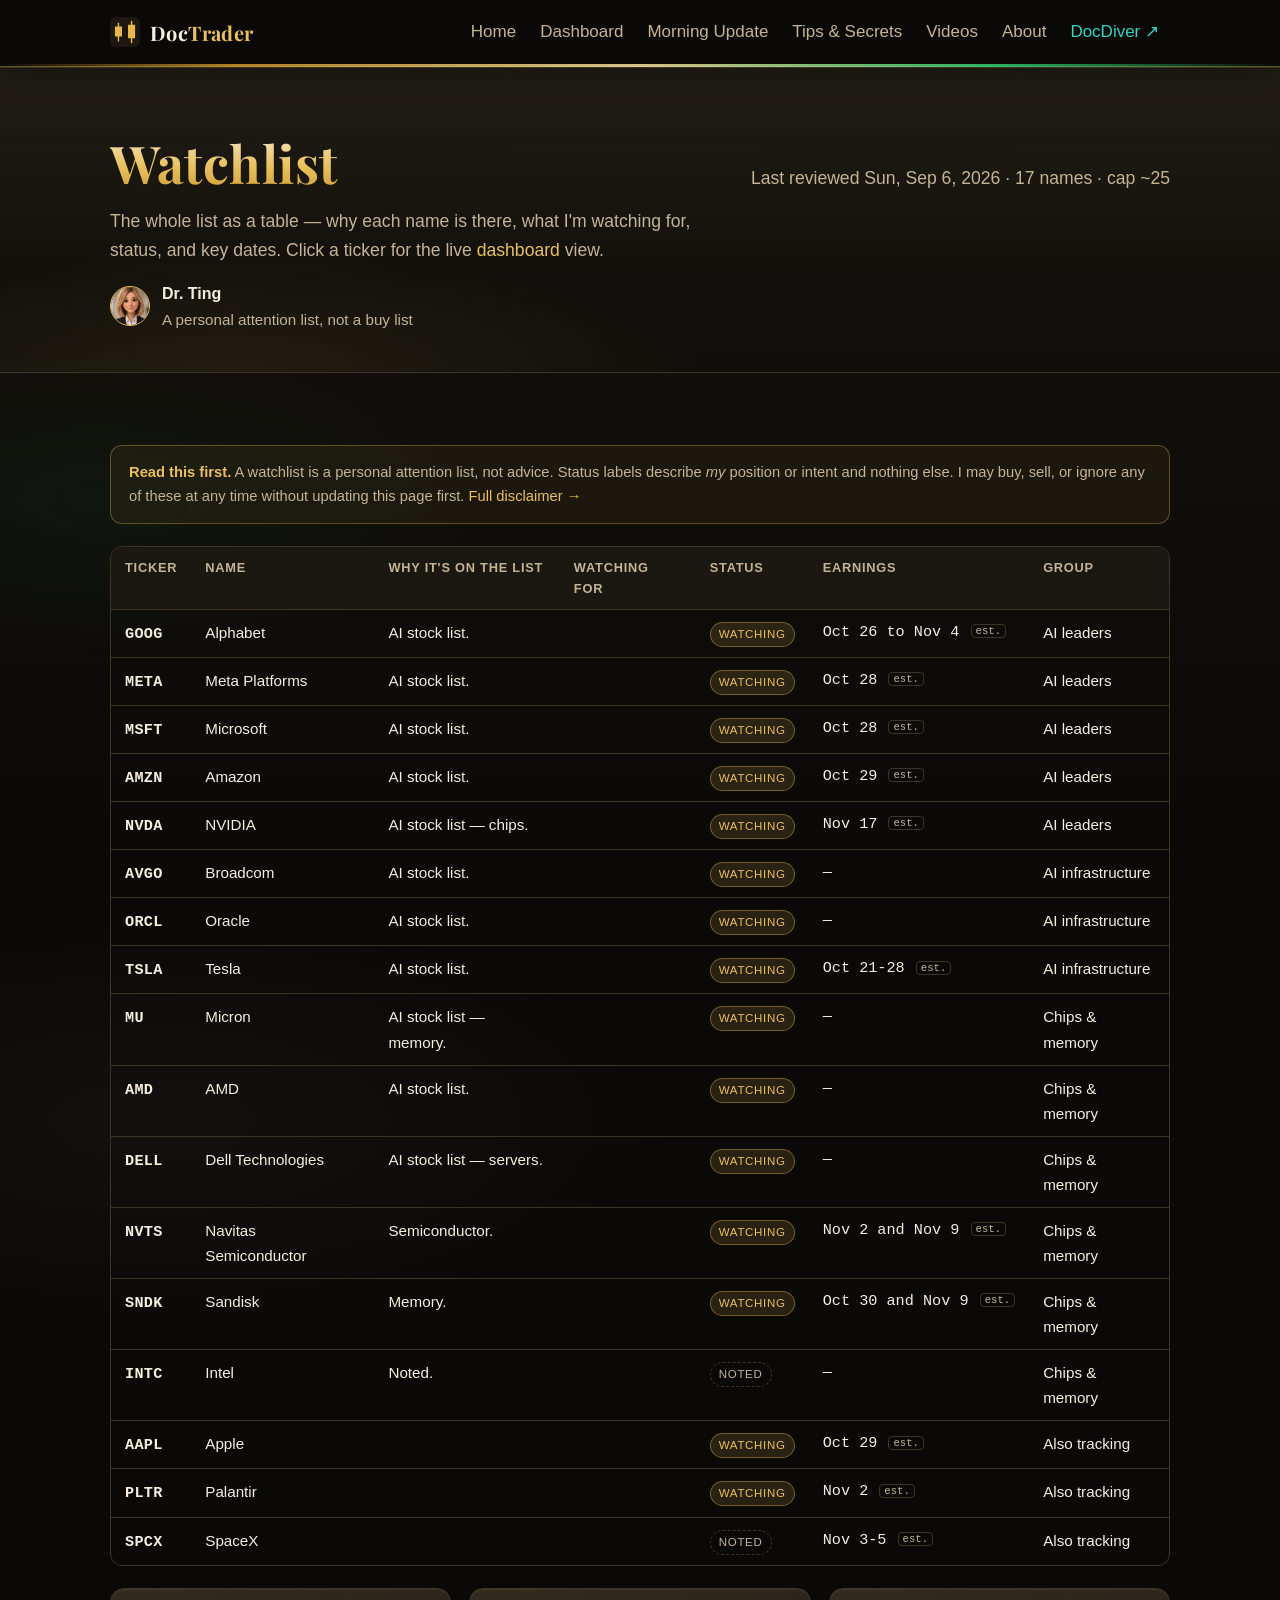
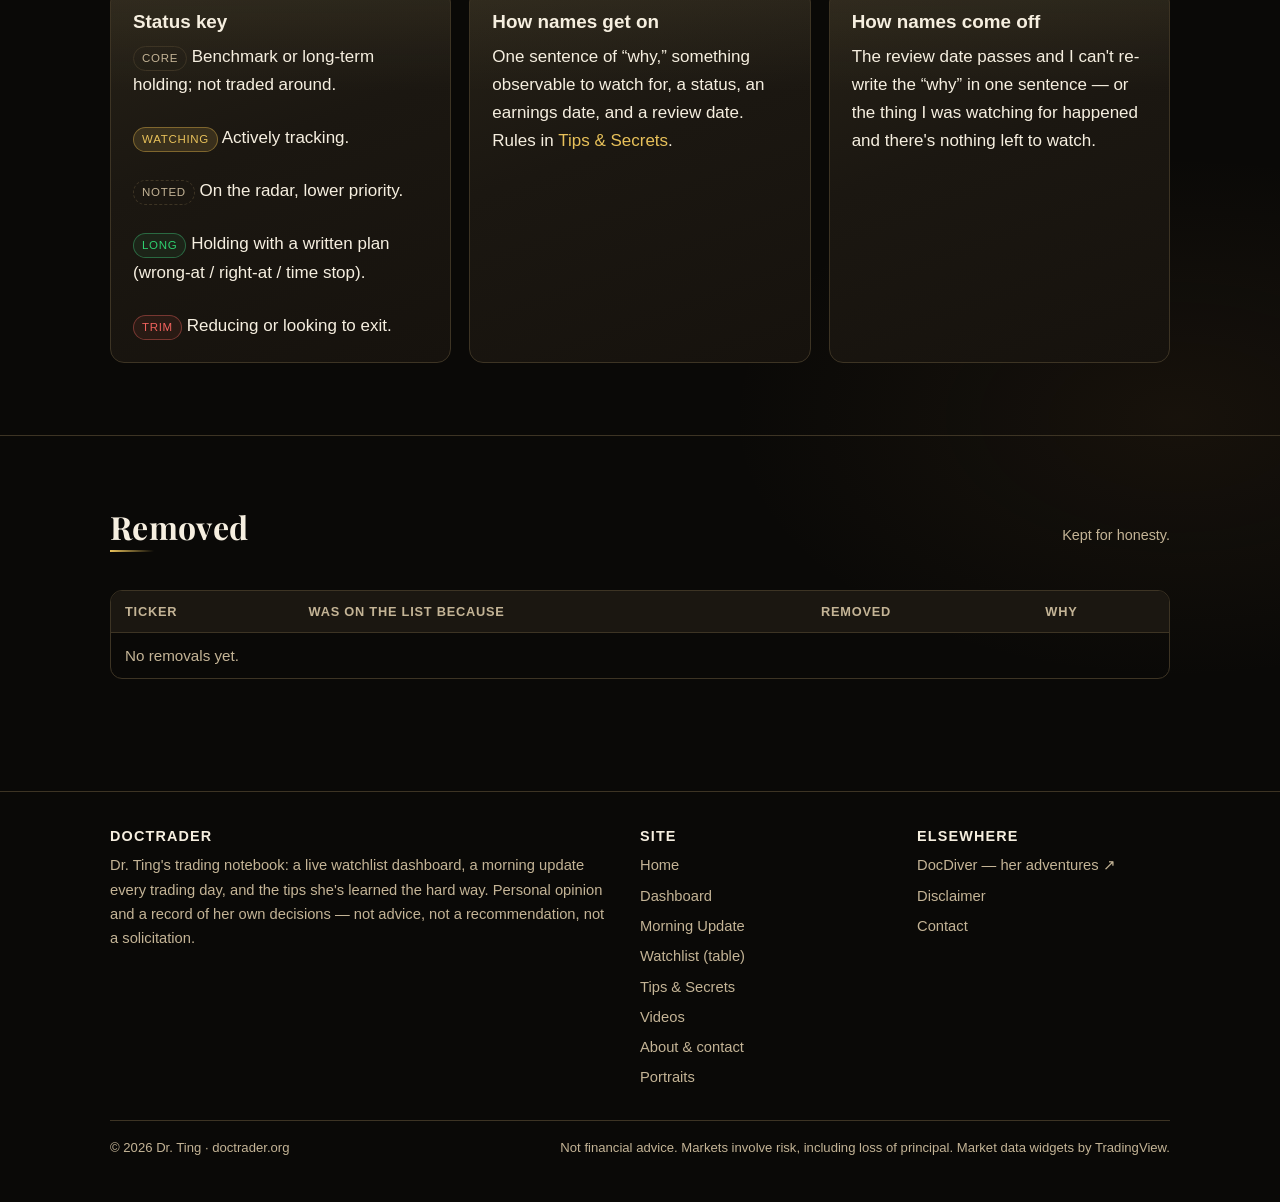
<file: watchlist.html>
<!DOCTYPE html>
<html lang="en">
<head>
  <meta charset="utf-8">
  <meta name="viewport" content="width=device-width, initial-scale=1">
  <title>Watchlist — DocTrader</title>
  <meta name="description" content="Dr. Ting's public watchlist as a table: why each name is there, what she's watching for, status, and key dates.">
  <link rel="canonical" href="https://doctrader.org/watchlist.html">
  <meta property="og:title" content="Watchlist — DocTrader">
  <meta property="og:description" content="Dr. Ting's public watchlist as a table: why each name is there, what she's watching for, status, and key dates.">
  <meta property="og:type" content="website">
  <meta property="og:image" content="https://doctrader.org/assets/img/avatar-square.jpg">
  <link rel="icon" href="data:image/svg+xml,%3Csvg xmlns='http://www.w3.org/2000/svg' viewBox='0 0 32 32'%3E%3Crect width='32' height='32' rx='6' fill='%230c0a07'/%3E%3Cpath d='M9 6v20M6 11h6v9H6zM23 4v24M20 9h6v13h-6z' fill='%23e8b84a' stroke='%23e8b84a' stroke-width='1.5'/%3E%3C/svg%3E">
  <link rel="stylesheet" href="style.css">
</head>
<body data-root="">
<a class="skip" href="#main">Skip to content</a>
<header class="site-header">
  <div class="wrap nav">
    <a class="brand" href="index.html" aria-label="DocTrader home">
      <svg viewBox="0 0 32 32" aria-hidden="true"><rect width="32" height="32" rx="6" fill="#1c1711"/><path d="M9 6v20M6 11h6v9H6zM23 4v24M20 9h6v13h-6z" fill="#e8b84a" stroke="#e8b84a" stroke-width="1.5"/></svg>
      <span>Doc<b>Trader</b></span>
    </a>
    <button class="nav-toggle" aria-expanded="false" aria-controls="nav-links" aria-label="Menu">☰</button>
    <ul class="nav-links" id="nav-links">
      <li><a href="index.html">Home</a></li>
      <li><a href="dashboard.html">Dashboard</a></li>
      <li><a href="updates.html">Morning Update</a></li>
      <li><a href="tips.html">Tips &amp; Secrets</a></li>
      <li><a href="videos.html">Videos</a></li>
      <li><a href="about.html">About</a></li>
      <li><a class="sister" href="https://docdiver.org/" title="Sister site: Dr. Ting's adventures">DocDiver ↗</a></li>
    </ul>
  </div>
</header>
<main id="main">
  <div class="page-head">
    <div class="wrap">
      <div class="section-head" style="margin-bottom:0">
        <div>
          <h1>Watchlist</h1>
          <p>The whole list as a table — why each name is there, what I'm watching for, status, and key dates. Click a ticker for the live <a href="dashboard.html">dashboard</a> view.</p>
          <div class="byline" style="margin-top:16px">
            <img class="avatar sm" src="assets/img/avatar-opt-1-face.png" alt="" width="40" height="40">
            <span><b>Dr. Ting</b>A personal attention list, not a buy list</span>
          </div>
        </div>
        <p class="small muted" id="wl-meta"></p>
      </div>
    </div>
  </div>

  <section class="block">
    <div class="wrap">
      <p class="disclaimer" style="margin-bottom:22px"><strong>Read this first.</strong> A watchlist is a personal attention list, not advice. Status labels describe <em>my</em> position or intent and nothing else. I may buy, sell, or ignore any of these at any time without updating this page first. <a href="about.html#disclaimer">Full disclaimer →</a></p>
      <div class="table-wrap">
        <table>
          <thead><tr><th>Ticker</th><th>Name</th><th>Why it's on the list</th><th>Watching for</th><th>Status</th><th>Earnings</th><th>Group</th></tr></thead>
          <tbody id="watchlist-table"></tbody>
        </table>
      </div>
      <div class="grid" style="margin-top:22px">
        <div class="card">
          <h3>Status key</h3>
          <p><span class="pill core">Core</span> Benchmark or long-term holding; not traded around.</p>
          <p><span class="pill watching">Watching</span> Actively tracking.</p>
          <p><span class="pill noted">Noted</span> On the radar, lower priority.</p>
          <p><span class="pill long">Long</span> Holding with a written plan (wrong-at / right-at / time stop).</p>
          <p><span class="pill trim">Trim</span> Reducing or looking to exit.</p>
        </div>
        <div class="card">
          <h3>How names get on</h3>
          <p>One sentence of “why,” something observable to watch for, a status, an earnings date, and a review date. Rules in <a href="tips.html#watchlist">Tips &amp; Secrets</a>.</p>
        </div>
        <div class="card">
          <h3>How names come off</h3>
          <p>The review date passes and I can't re-write the “why” in one sentence — or the thing I was watching for happened and there's nothing left to watch.</p>
        </div>
      </div>
    </div>
  </section>

  <section class="block">
    <div class="wrap">
      <div class="section-head">
        <h2>Removed</h2>
        <p class="small muted">Kept for honesty.</p>
      </div>
      <div class="table-wrap">
        <table>
          <thead><tr><th>Ticker</th><th>Was on the list because</th><th>Removed</th><th>Why</th></tr></thead>
          <tbody id="removed-table"></tbody>
        </table>
      </div>
    </div>
  </section>
</main>
<footer class="site-footer">
  <div class="wrap">
    <div class="footer-grid">
      <div>
        <h4>DocTrader</h4>
        <p>Dr. Ting's trading notebook: a live watchlist dashboard, a morning update every trading day, and the tips she's learned the hard way. Personal opinion and a record of her own decisions — not advice, not a recommendation, not a solicitation.</p>
      </div>
      <div>
        <h4>Site</h4>
        <ul>
          <li><a href="index.html">Home</a></li>
          <li><a href="dashboard.html">Dashboard</a></li>
          <li><a href="updates.html">Morning Update</a></li>
          <li><a href="watchlist.html">Watchlist (table)</a></li>
          <li><a href="tips.html">Tips &amp; Secrets</a></li>
          <li><a href="videos.html">Videos</a></li>
          <li><a href="about.html">About &amp; contact</a></li>
          <li><a href="avatars.html">Portraits</a></li>
        </ul>
      </div>
      <div>
        <h4>Elsewhere</h4>
        <ul>
          <li><a href="https://docdiver.org/">DocDiver — her adventures ↗</a></li>
          <li><a href="about.html#disclaimer">Disclaimer</a></li>
          <li><a href="about.html#contact">Contact</a></li>
        </ul>
      </div>
    </div>
    <div class="footer-bottom">
      <span>© <span id="year">2026</span> Dr. Ting · doctrader.org</span>
      <span>Not financial advice. Markets involve risk, including loss of principal. Market data widgets by TradingView.</span>
    </div>
  </div>
</footer>
<script src="data/watchlist.js"></script>
<script src="data/updates.js"></script>
<script src="assets/site.js"></script>
</body>
</html>
</file>
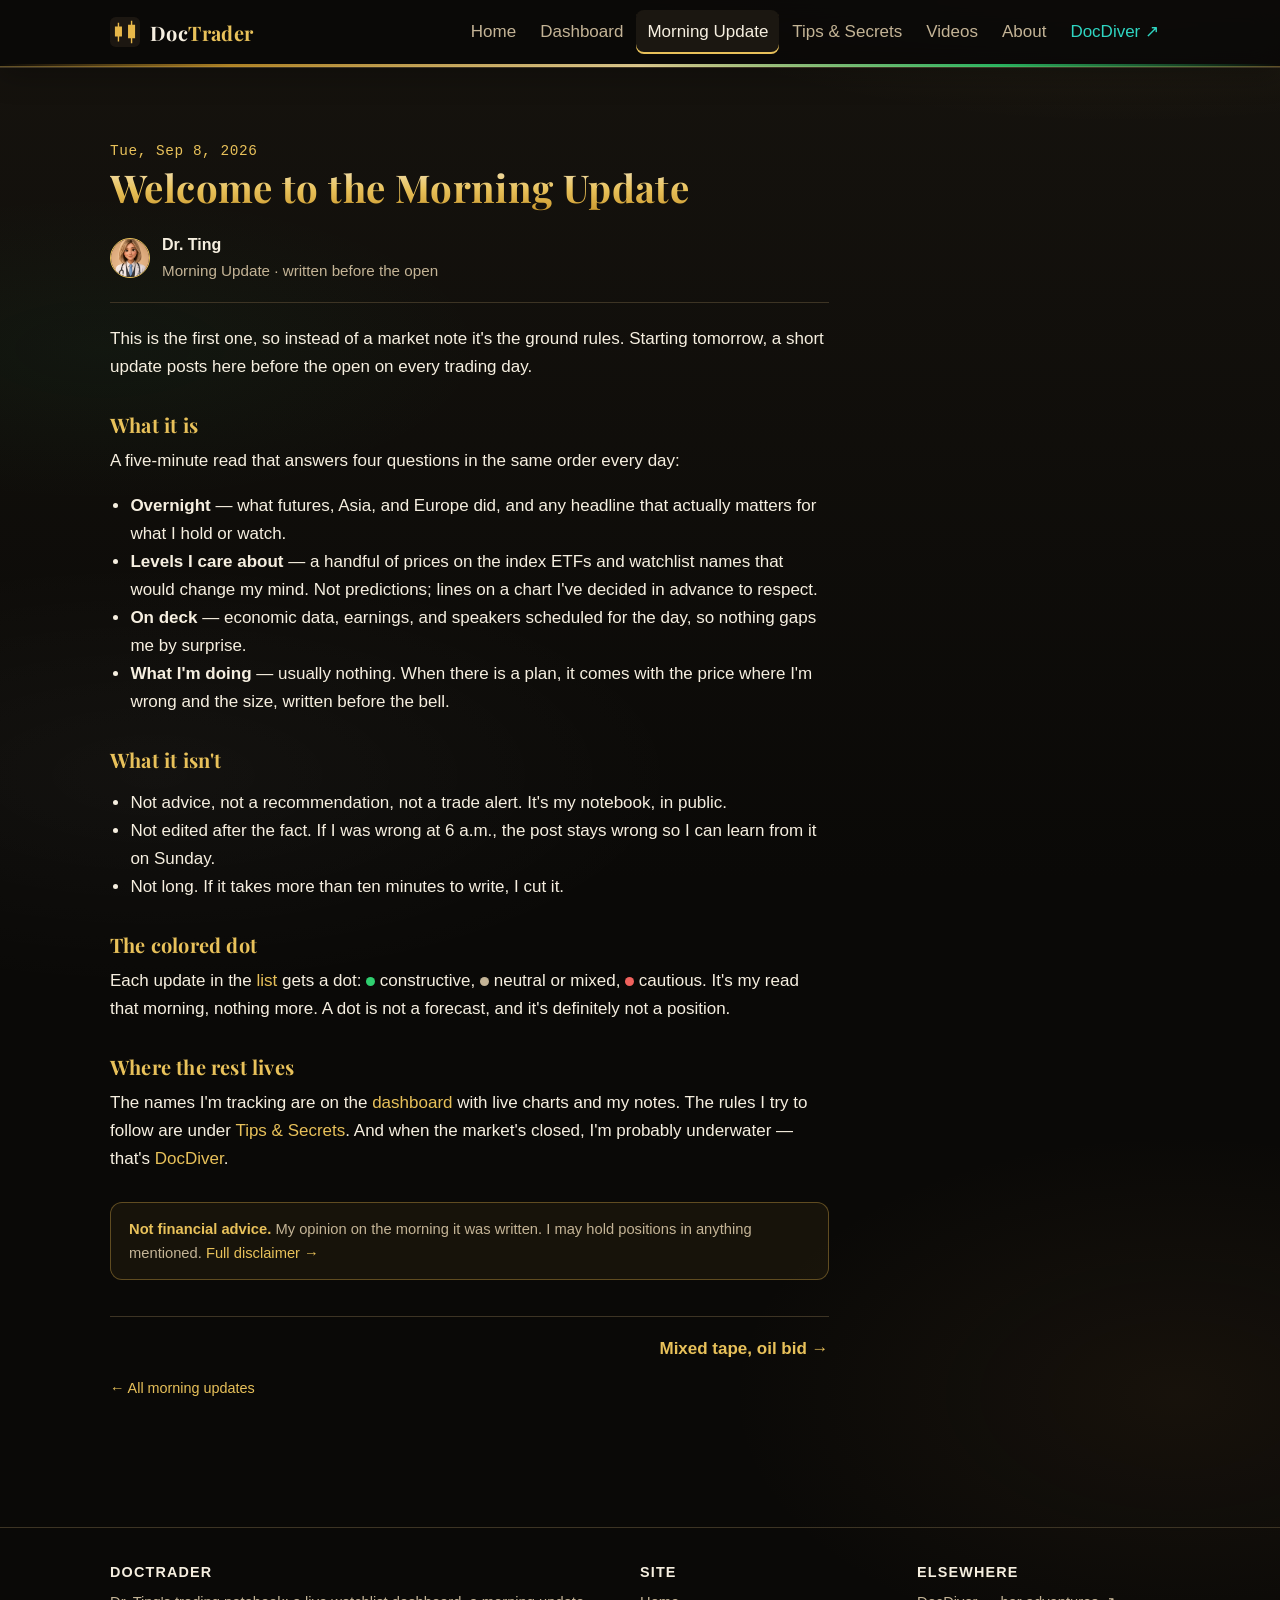
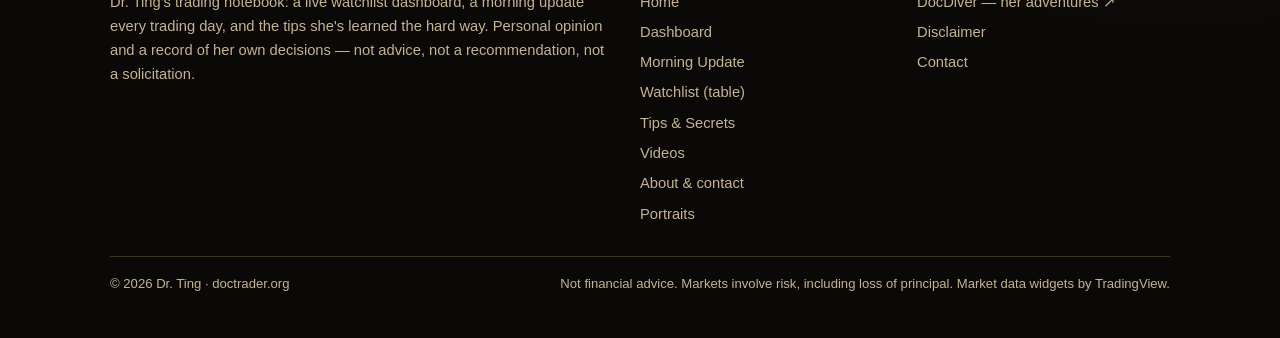
<file: updates/2026-09-08.html>
<!DOCTYPE html>
<html lang="en">
<head>
  <meta charset="utf-8">
  <meta name="viewport" content="width=device-width, initial-scale=1">
  <title>Welcome to the Morning Update — Morning Update — DocTrader</title>
  <meta name="description" content="Dr. Ting's morning market update. Not financial advice.">
  <link rel="canonical" href="https://doctrader.org/updates/2026-09-08.html">
  <meta property="og:title" content="Welcome to the Morning Update — Morning Update — DocTrader">
  <meta property="og:description" content="Dr. Ting's morning market update. Not financial advice.">
  <meta property="og:type" content="website">
  <meta property="og:image" content="https://doctrader.org/assets/img/avatar-square.jpg">
  <link rel="icon" href="data:image/svg+xml,%3Csvg xmlns='http://www.w3.org/2000/svg' viewBox='0 0 32 32'%3E%3Crect width='32' height='32' rx='6' fill='%230c0a07'/%3E%3Cpath d='M9 6v20M6 11h6v9H6zM23 4v24M20 9h6v13h-6z' fill='%23e8b84a' stroke='%23e8b84a' stroke-width='1.5'/%3E%3C/svg%3E">
  <link rel="stylesheet" href="../style.css">
</head>
<body data-root="../">
<a class="skip" href="#main">Skip to content</a>
<header class="site-header">
  <div class="wrap nav">
    <a class="brand" href="../index.html" aria-label="DocTrader home">
      <svg viewBox="0 0 32 32" aria-hidden="true"><rect width="32" height="32" rx="6" fill="#1c1711"/><path d="M9 6v20M6 11h6v9H6zM23 4v24M20 9h6v13h-6z" fill="#e8b84a" stroke="#e8b84a" stroke-width="1.5"/></svg>
      <span>Doc<b>Trader</b></span>
    </a>
    <button class="nav-toggle" aria-expanded="false" aria-controls="nav-links" aria-label="Menu">☰</button>
    <ul class="nav-links" id="nav-links">
      <li><a href="../index.html">Home</a></li>
      <li><a href="../dashboard.html">Dashboard</a></li>
      <li><a href="../updates.html" aria-current="page">Morning Update</a></li>
      <li><a href="../tips.html">Tips &amp; Secrets</a></li>
      <li><a href="../videos.html">Videos</a></li>
      <li><a href="../about.html">About</a></li>
      <li><a class="sister" href="https://docdiver.org/" title="Sister site: Dr. Ting's adventures">DocDiver ↗</a></li>
    </ul>
  </div>
</header>
<!-- title: Welcome to the Morning Update -->
<main id="main">
  <section class="block">
    <div class="wrap">
      <article class="post" data-post-date="2026-09-08">
        <header class="post-head">
          <div class="post-date" id="post-date"></div>
          <h1>Welcome to the Morning Update</h1>
          <div class="byline"><img class="avatar sm" src="../assets/img/avatar-opt-3-face.png" alt="" width="40" height="40"><span><b>Dr. Ting</b>Morning Update · written before the open</span></div>
        </header>

        <p>This is the first one, so instead of a market note it's the ground rules. Starting tomorrow, a short update posts here before the open on every trading day.</p>

        <h2>What it is</h2>
        <p>A five-minute read that answers four questions in the same order every day:</p>
        <ul>
          <li><strong>Overnight</strong> — what futures, Asia, and Europe did, and any headline that actually matters for what I hold or watch.</li>
          <li><strong>Levels I care about</strong> — a handful of prices on the index ETFs and watchlist names that would change my mind. Not predictions; lines on a chart I've decided in advance to respect.</li>
          <li><strong>On deck</strong> — economic data, earnings, and speakers scheduled for the day, so nothing gaps me by surprise.</li>
          <li><strong>What I'm doing</strong> — usually nothing. When there is a plan, it comes with the price where I'm wrong and the size, written before the bell.</li>
        </ul>

        <h2>What it isn't</h2>
        <ul>
          <li>Not advice, not a recommendation, not a trade alert. It's my notebook, in public.</li>
          <li>Not edited after the fact. If I was wrong at 6 a.m., the post stays wrong so I can learn from it on Sunday.</li>
          <li>Not long. If it takes more than ten minutes to write, I cut it.</li>
        </ul>

        <h2>The colored dot</h2>
        <p>Each update in the <a href="../updates.html">list</a> gets a dot: <span class="dot bull"></span> constructive, <span class="dot neutral"></span> neutral or mixed, <span class="dot bear"></span> cautious. It's my read that morning, nothing more. A dot is not a forecast, and it's definitely not a position.</p>

        <h2>Where the rest lives</h2>
        <p>The names I'm tracking are on the <a href="../dashboard.html">dashboard</a> with live charts and my notes. The rules I try to follow are under <a href="../tips.html">Tips &amp; Secrets</a>. And when the market's closed, I'm probably underwater — that's <a href="https://docdiver.org/">DocDiver</a>.</p>

        <p class="disclaimer" style="margin-top:28px"><strong>Not financial advice.</strong> My opinion on the morning it was written. I may hold positions in anything mentioned. <a href="../about.html#disclaimer">Full disclaimer →</a></p>

        <nav class="post-nav" id="post-nav" aria-label="Older and newer updates"></nav>
        <p class="small" style="margin-top:14px"><a href="../updates.html">← All morning updates</a></p>
      </article>
    </div>
  </section>
</main>
<footer class="site-footer">
  <div class="wrap">
    <div class="footer-grid">
      <div>
        <h4>DocTrader</h4>
        <p>Dr. Ting's trading notebook: a live watchlist dashboard, a morning update every trading day, and the tips she's learned the hard way. Personal opinion and a record of her own decisions — not advice, not a recommendation, not a solicitation.</p>
      </div>
      <div>
        <h4>Site</h4>
        <ul>
          <li><a href="../index.html">Home</a></li>
          <li><a href="../dashboard.html">Dashboard</a></li>
          <li><a href="../updates.html">Morning Update</a></li>
          <li><a href="../watchlist.html">Watchlist (table)</a></li>
          <li><a href="../tips.html">Tips &amp; Secrets</a></li>
          <li><a href="../videos.html">Videos</a></li>
          <li><a href="../about.html">About &amp; contact</a></li>
          <li><a href="../avatars.html">Portraits</a></li>
        </ul>
      </div>
      <div>
        <h4>Elsewhere</h4>
        <ul>
          <li><a href="https://docdiver.org/">DocDiver — her adventures ↗</a></li>
          <li><a href="../about.html#disclaimer">Disclaimer</a></li>
          <li><a href="../about.html#contact">Contact</a></li>
        </ul>
      </div>
    </div>
    <div class="footer-bottom">
      <span>© <span id="year">2026</span> Dr. Ting · doctrader.org</span>
      <span>Not financial advice. Markets involve risk, including loss of principal. Market data widgets by TradingView.</span>
    </div>
  </div>
</footer>
<script src="../data/updates.js"></script>
<script src="../assets/site.js"></script>
</body>
</html>
</file>
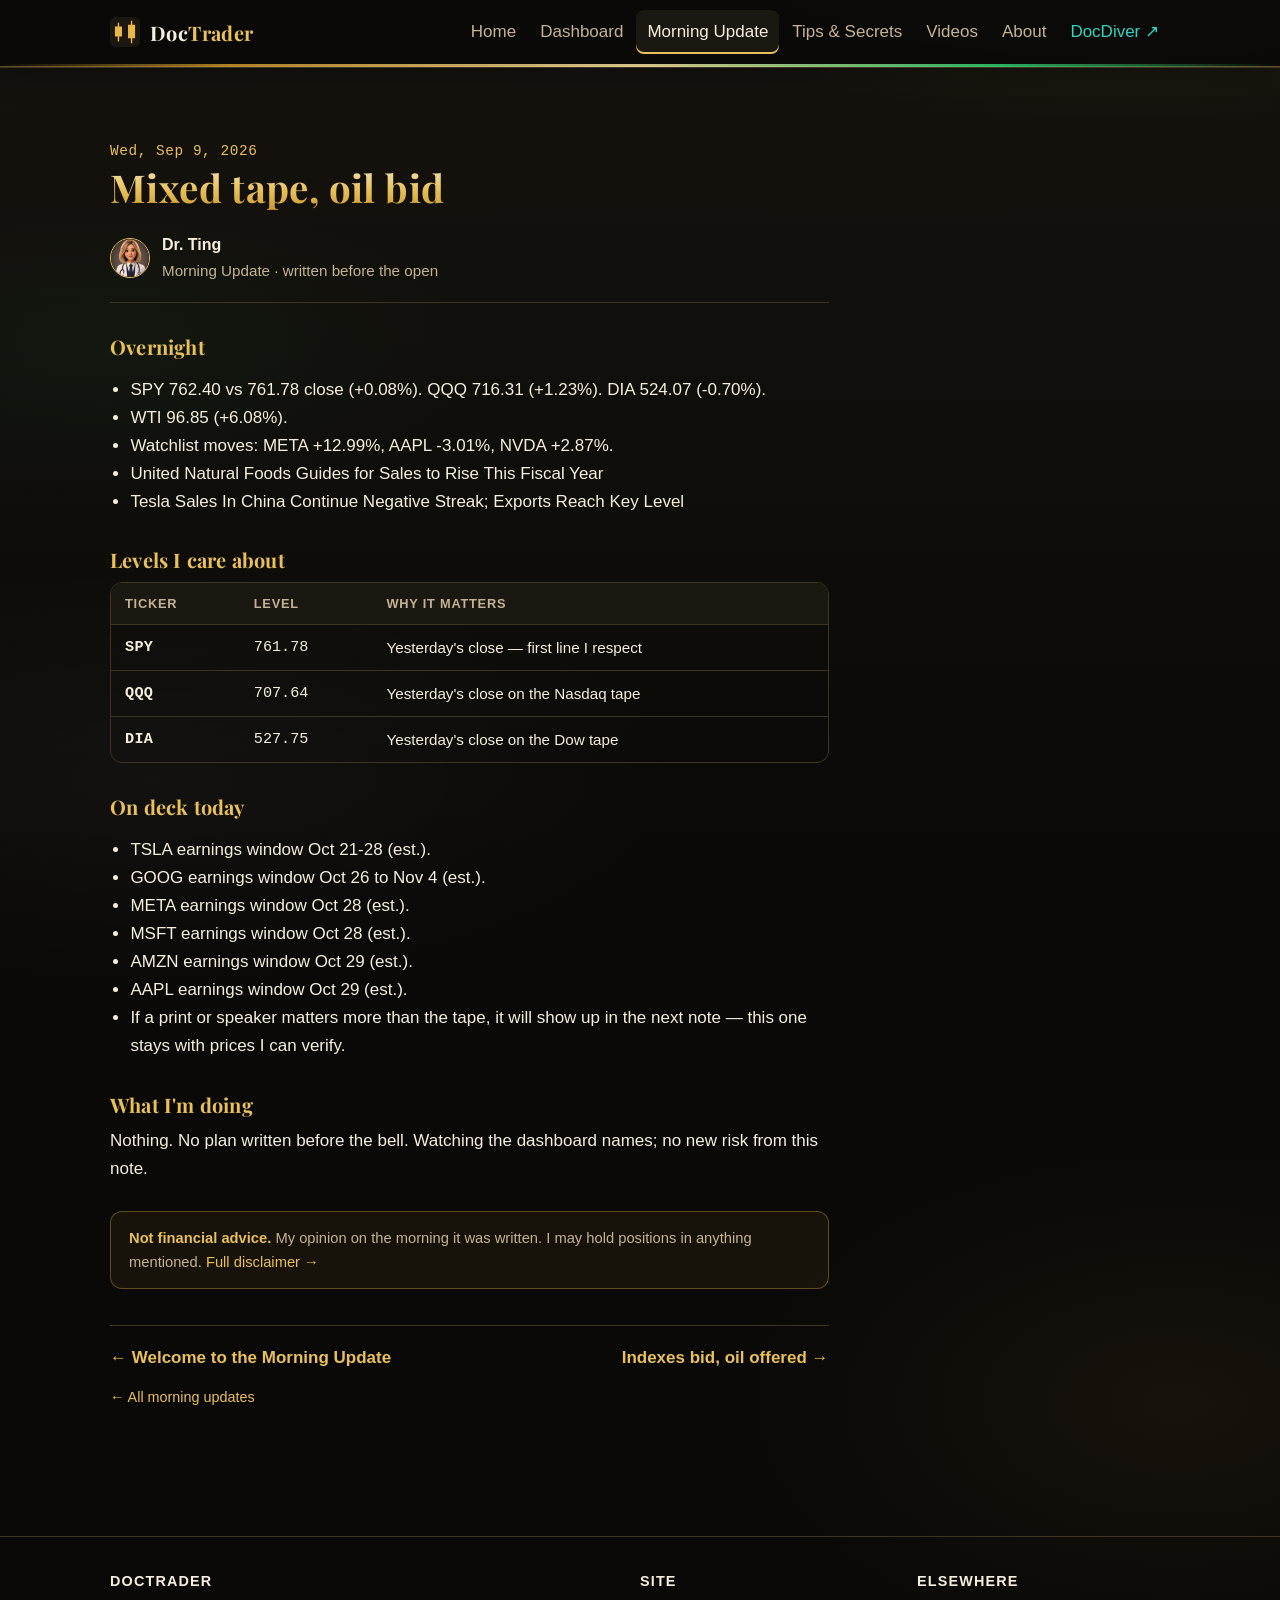
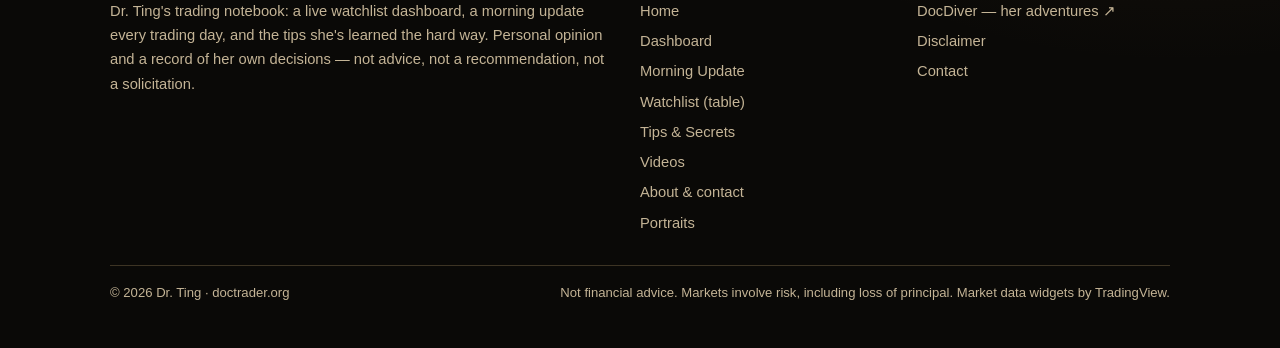
<file: updates/2026-09-09.html>
<!DOCTYPE html>
<html lang="en">
<head>
  <meta charset="utf-8">
  <meta name="viewport" content="width=device-width, initial-scale=1">
  <title>Mixed tape, oil bid — Morning Update — DocTrader</title>
  <meta name="description" content="Dr. Ting's morning market update. Not financial advice.">
  <link rel="canonical" href="https://doctrader.org/updates/2026-09-09.html">
  <meta property="og:title" content="Mixed tape, oil bid — Morning Update — DocTrader">
  <meta property="og:description" content="Dr. Ting's morning market update. Not financial advice.">
  <meta property="og:type" content="website">
  <meta property="og:image" content="https://doctrader.org/assets/img/avatar-square.jpg">
  <link rel="icon" href="data:image/svg+xml,%3Csvg xmlns='http://www.w3.org/2000/svg' viewBox='0 0 32 32'%3E%3Crect width='32' height='32' rx='6' fill='%230c0a07'/%3E%3Cpath d='M9 6v20M6 11h6v9H6zM23 4v24M20 9h6v13h-6z' fill='%23e8b84a' stroke='%23e8b84a' stroke-width='1.5'/%3E%3C/svg%3E">
  <link rel="stylesheet" href="../style.css">
</head>
<body data-root="../">
<a class="skip" href="#main">Skip to content</a>
<header class="site-header">
  <div class="wrap nav">
    <a class="brand" href="../index.html" aria-label="DocTrader home">
      <svg viewBox="0 0 32 32" aria-hidden="true"><rect width="32" height="32" rx="6" fill="#1c1711"/><path d="M9 6v20M6 11h6v9H6zM23 4v24M20 9h6v13h-6z" fill="#e8b84a" stroke="#e8b84a" stroke-width="1.5"/></svg>
      <span>Doc<b>Trader</b></span>
    </a>
    <button class="nav-toggle" aria-expanded="false" aria-controls="nav-links" aria-label="Menu">☰</button>
    <ul class="nav-links" id="nav-links">
      <li><a href="../index.html">Home</a></li>
      <li><a href="../dashboard.html">Dashboard</a></li>
      <li><a href="../updates.html" aria-current="page">Morning Update</a></li>
      <li><a href="../tips.html">Tips &amp; Secrets</a></li>
      <li><a href="../videos.html">Videos</a></li>
      <li><a href="../about.html">About</a></li>
      <li><a class="sister" href="https://docdiver.org/" title="Sister site: Dr. Ting's adventures">DocDiver ↗</a></li>
    </ul>
  </div>
</header>
<!-- title: Mixed tape, oil bid -->
<!--
  ============================================================
  MORNING UPDATE TEMPLATE
  1. Copy this file to  updates/YYYY-MM-DD.html  (today's date)
  2. Change data-post-date below to the same date.
  3. Fill in the four sections. Delete any bullets you don't need.
  4. Add an entry at the TOP of  data/updates.js  (date, title, summary, tone, tags).
  5. Commit + push.
  Keep it short. If it takes more than 10 minutes to write, it's too long.
  ============================================================
-->
<main id="main">
  <section class="block">
    <div class="wrap">
      <article class="post" data-post-date="2026-09-09">
        <header class="post-head">
          <div class="post-date" id="post-date"></div>
          <h1>Mixed tape, oil bid</h1>
          <div class="byline"><img class="avatar sm" src="../assets/img/avatar-opt-2-face.png" alt="" width="40" height="40"><span><b>Dr. Ting</b>Morning Update · written before the open</span></div>
        </header>

        <h2>Overnight</h2>
        <ul>
          <li>SPY 762.40 vs 761.78 close (+0.08%). QQQ 716.31 (+1.23%). DIA 524.07 (-0.70%).</li>
          <li>WTI 96.85 (+6.08%).</li>
          <li>Watchlist moves: META +12.99%, AAPL -3.01%, NVDA +2.87%.</li>
          <li>United Natural Foods Guides for Sales to Rise This Fiscal Year</li>
          <li>Tesla Sales In China Continue Negative Streak; Exports Reach Key Level</li>
        </ul>

        <h2>Levels I care about</h2>
        <div class="table-wrap">
          <table class="levels">
            <thead><tr><th>Ticker</th><th>Level</th><th>Why it matters</th></tr></thead>
            <tbody>
              <tr><td class="ticker">SPY</td><td class="num">761.78</td><td>Yesterday's close — first line I respect</td></tr>
              <tr><td class="ticker">QQQ</td><td class="num">707.64</td><td>Yesterday's close on the Nasdaq tape</td></tr>
              <tr><td class="ticker">DIA</td><td class="num">527.75</td><td>Yesterday's close on the Dow tape</td></tr>
            </tbody>
          </table>
        </div>

        <h2>On deck today</h2>
        <ul>
          <li>TSLA earnings window Oct 21-28 (est.).</li>
          <li>GOOG earnings window Oct 26 to Nov 4 (est.).</li>
          <li>META earnings window Oct 28 (est.).</li>
          <li>MSFT earnings window Oct 28 (est.).</li>
          <li>AMZN earnings window Oct 29 (est.).</li>
          <li>AAPL earnings window Oct 29 (est.).</li>
          <li>If a print or speaker matters more than the tape, it will show up in the next note — this one stays with prices I can verify.</li>
        </ul>

        <h2>What I'm doing</h2>
        <p>Nothing. No plan written before the bell. Watching the dashboard names; no new risk from this note.</p>

        <p class="disclaimer" style="margin-top:28px"><strong>Not financial advice.</strong> My opinion on the morning it was written. I may hold positions in anything mentioned. <a href="../about.html#disclaimer">Full disclaimer →</a></p>

        <nav class="post-nav" id="post-nav" aria-label="Older and newer updates"></nav>
        <p class="small" style="margin-top:14px"><a href="../updates.html">← All morning updates</a></p>
      </article>
    </div>
  </section>
</main>
<footer class="site-footer">
  <div class="wrap">
    <div class="footer-grid">
      <div>
        <h4>DocTrader</h4>
        <p>Dr. Ting's trading notebook: a live watchlist dashboard, a morning update every trading day, and the tips she's learned the hard way. Personal opinion and a record of her own decisions — not advice, not a recommendation, not a solicitation.</p>
      </div>
      <div>
        <h4>Site</h4>
        <ul>
          <li><a href="../index.html">Home</a></li>
          <li><a href="../dashboard.html">Dashboard</a></li>
          <li><a href="../updates.html">Morning Update</a></li>
          <li><a href="../watchlist.html">Watchlist (table)</a></li>
          <li><a href="../tips.html">Tips &amp; Secrets</a></li>
          <li><a href="../videos.html">Videos</a></li>
          <li><a href="../about.html">About &amp; contact</a></li>
          <li><a href="../avatars.html">Portraits</a></li>
        </ul>
      </div>
      <div>
        <h4>Elsewhere</h4>
        <ul>
          <li><a href="https://docdiver.org/">DocDiver — her adventures ↗</a></li>
          <li><a href="../about.html#disclaimer">Disclaimer</a></li>
          <li><a href="../about.html#contact">Contact</a></li>
        </ul>
      </div>
    </div>
    <div class="footer-bottom">
      <span>© <span id="year">2026</span> Dr. Ting · doctrader.org</span>
      <span>Not financial advice. Markets involve risk, including loss of principal. Market data widgets by TradingView.</span>
    </div>
  </div>
</footer>
<script src="../data/updates.js"></script>
<script src="../assets/site.js"></script>
</body>
</html>
</file>
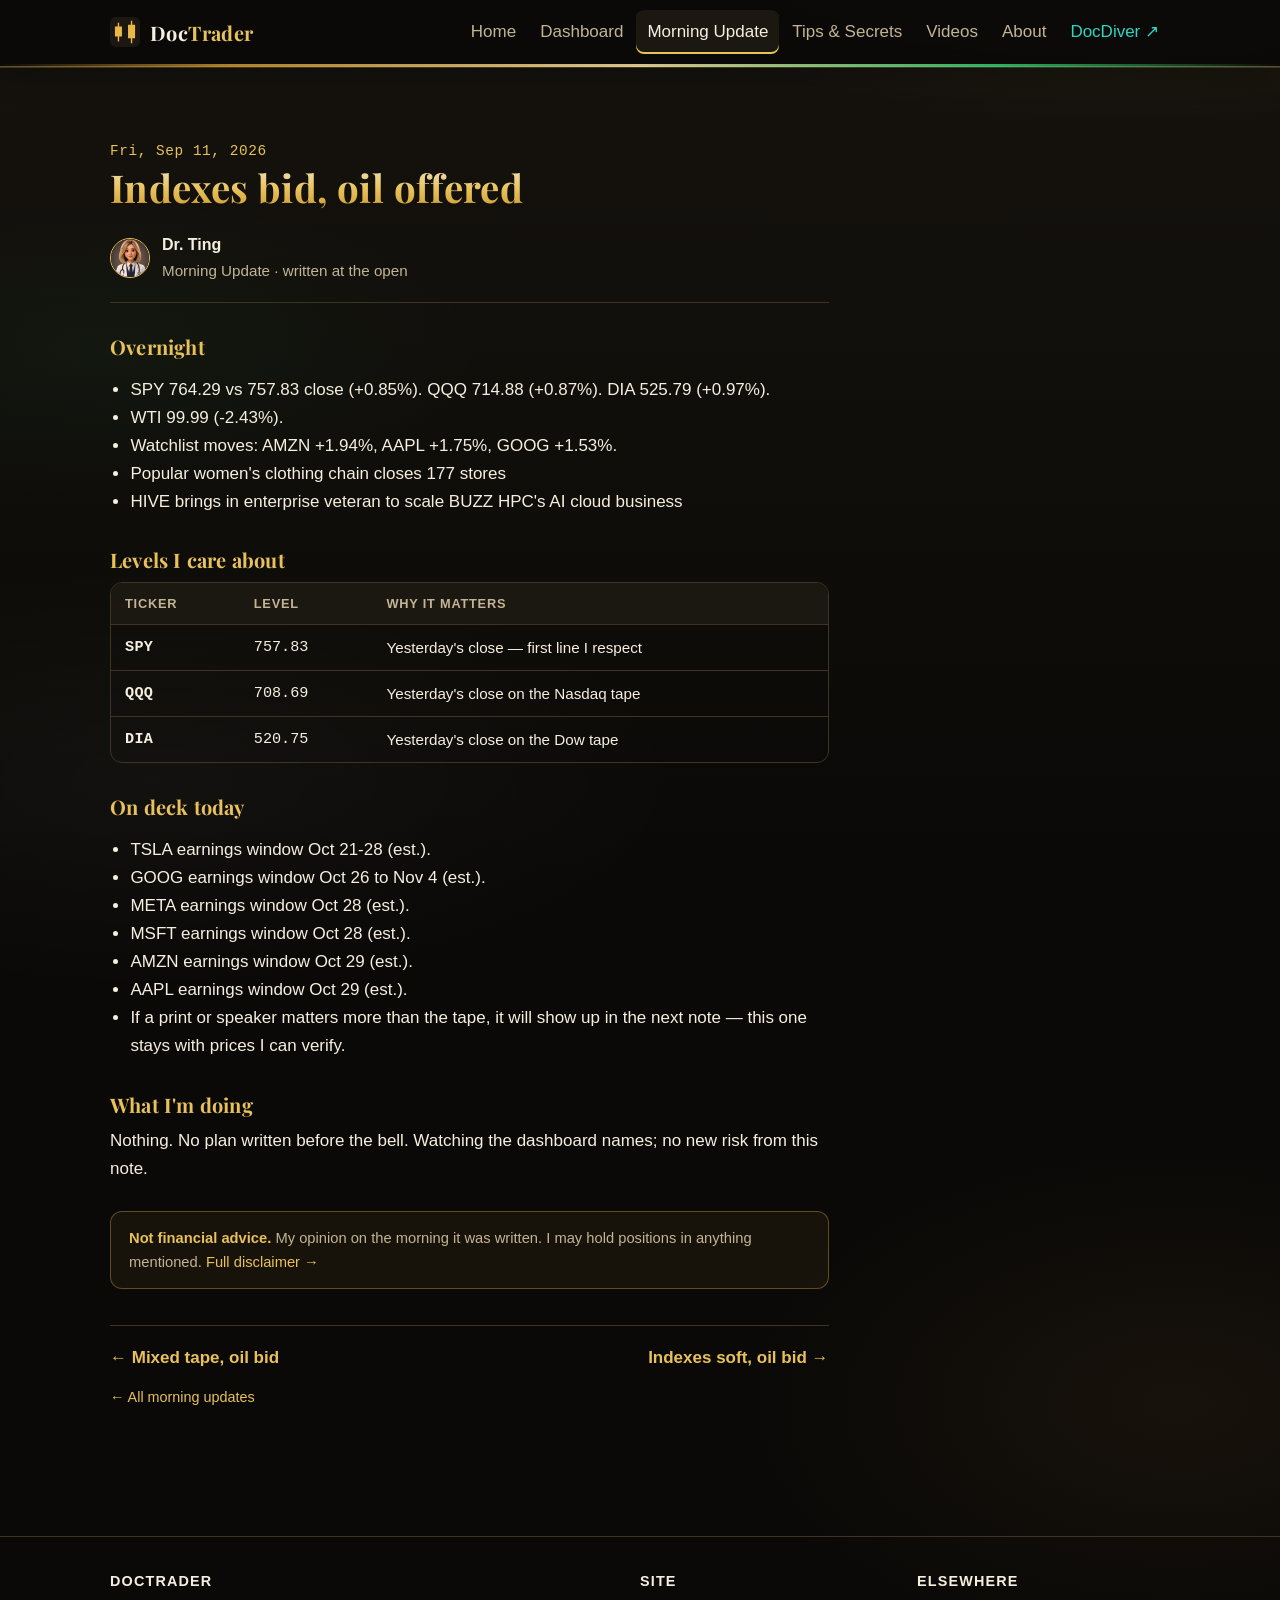
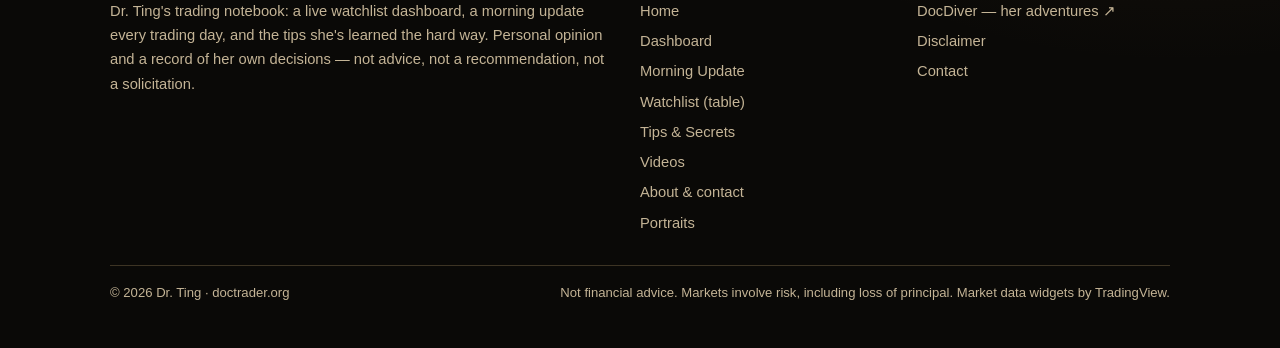
<file: updates/2026-09-11.html>
<!DOCTYPE html>
<html lang="en">
<head>
  <meta charset="utf-8">
  <meta name="viewport" content="width=device-width, initial-scale=1">
  <title>Indexes bid, oil offered — Morning Update — DocTrader</title>
  <meta name="description" content="Dr. Ting's morning market update. Not financial advice.">
  <link rel="canonical" href="https://doctrader.org/updates/2026-09-11.html">
  <meta property="og:title" content="Indexes bid, oil offered — Morning Update — DocTrader">
  <meta property="og:description" content="Dr. Ting's morning market update. Not financial advice.">
  <meta property="og:type" content="website">
  <meta property="og:image" content="https://doctrader.org/assets/img/avatar-square.jpg">
  <link rel="icon" href="data:image/svg+xml,%3Csvg xmlns='http://www.w3.org/2000/svg' viewBox='0 0 32 32'%3E%3Crect width='32' height='32' rx='6' fill='%230c0a07'/%3E%3Cpath d='M9 6v20M6 11h6v9H6zM23 4v24M20 9h6v13h-6z' fill='%23e8b84a' stroke='%23e8b84a' stroke-width='1.5'/%3E%3C/svg%3E">
  <link rel="stylesheet" href="../style.css">
</head>
<body data-root="../">
<a class="skip" href="#main">Skip to content</a>
<header class="site-header">
  <div class="wrap nav">
    <a class="brand" href="../index.html" aria-label="DocTrader home">
      <svg viewBox="0 0 32 32" aria-hidden="true"><rect width="32" height="32" rx="6" fill="#1c1711"/><path d="M9 6v20M6 11h6v9H6zM23 4v24M20 9h6v13h-6z" fill="#e8b84a" stroke="#e8b84a" stroke-width="1.5"/></svg>
      <span>Doc<b>Trader</b></span>
    </a>
    <button class="nav-toggle" aria-expanded="false" aria-controls="nav-links" aria-label="Menu">☰</button>
    <ul class="nav-links" id="nav-links">
      <li><a href="../index.html">Home</a></li>
      <li><a href="../dashboard.html">Dashboard</a></li>
      <li><a href="../updates.html" aria-current="page">Morning Update</a></li>
      <li><a href="../tips.html">Tips &amp; Secrets</a></li>
      <li><a href="../videos.html">Videos</a></li>
      <li><a href="../about.html">About</a></li>
      <li><a class="sister" href="https://docdiver.org/" title="Sister site: Dr. Ting's adventures">DocDiver ↗</a></li>
    </ul>
  </div>
</header>
<!-- title: Indexes bid, oil offered -->
<!--
  ============================================================
  MORNING UPDATE TEMPLATE
  1. Copy this file to  updates/YYYY-MM-DD.html  (today's date)
  2. Change data-post-date below to the same date.
  3. Fill in the four sections. Delete any bullets you don't need.
  4. Add an entry at the TOP of  data/updates.js  (date, title, summary, tone, tags).
  5. Commit + push.
  Keep it short. If it takes more than 10 minutes to write, it's too long.
  ============================================================
-->
<main id="main">
  <section class="block">
    <div class="wrap">
      <article class="post" data-post-date="2026-09-11">
        <header class="post-head">
          <div class="post-date" id="post-date"></div>
          <h1>Indexes bid, oil offered</h1>
          <div class="byline"><img class="avatar sm" src="../assets/img/avatar-opt-2-face.png" alt="" width="40" height="40"><span><b>Dr. Ting</b>Morning Update · written at the open</span></div>
        </header>

        <h2>Overnight</h2>
        <ul>
          <li>SPY 764.29 vs 757.83 close (+0.85%). QQQ 714.88 (+0.87%). DIA 525.79 (+0.97%).</li>
          <li>WTI 99.99 (-2.43%).</li>
          <li>Watchlist moves: AMZN +1.94%, AAPL +1.75%, GOOG +1.53%.</li>
          <li>Popular women's clothing chain closes 177 stores</li>
          <li>HIVE brings in enterprise veteran to scale BUZZ HPC's AI cloud business</li>
        </ul>

        <h2>Levels I care about</h2>
        <div class="table-wrap">
          <table class="levels">
            <thead><tr><th>Ticker</th><th>Level</th><th>Why it matters</th></tr></thead>
            <tbody>
              <tr><td class="ticker">SPY</td><td class="num">757.83</td><td>Yesterday's close — first line I respect</td></tr>
              <tr><td class="ticker">QQQ</td><td class="num">708.69</td><td>Yesterday's close on the Nasdaq tape</td></tr>
              <tr><td class="ticker">DIA</td><td class="num">520.75</td><td>Yesterday's close on the Dow tape</td></tr>
            </tbody>
          </table>
        </div>

        <h2>On deck today</h2>
        <ul>
          <li>TSLA earnings window Oct 21-28 (est.).</li>
          <li>GOOG earnings window Oct 26 to Nov 4 (est.).</li>
          <li>META earnings window Oct 28 (est.).</li>
          <li>MSFT earnings window Oct 28 (est.).</li>
          <li>AMZN earnings window Oct 29 (est.).</li>
          <li>AAPL earnings window Oct 29 (est.).</li>
          <li>If a print or speaker matters more than the tape, it will show up in the next note — this one stays with prices I can verify.</li>
        </ul>

        <h2>What I'm doing</h2>
        <p>Nothing. No plan written before the bell. Watching the dashboard names; no new risk from this note.</p>

        <p class="disclaimer" style="margin-top:28px"><strong>Not financial advice.</strong> My opinion on the morning it was written. I may hold positions in anything mentioned. <a href="../about.html#disclaimer">Full disclaimer →</a></p>

        <nav class="post-nav" id="post-nav" aria-label="Older and newer updates"></nav>
        <p class="small" style="margin-top:14px"><a href="../updates.html">← All morning updates</a></p>
      </article>
    </div>
  </section>
</main>
<footer class="site-footer">
  <div class="wrap">
    <div class="footer-grid">
      <div>
        <h4>DocTrader</h4>
        <p>Dr. Ting's trading notebook: a live watchlist dashboard, a morning update every trading day, and the tips she's learned the hard way. Personal opinion and a record of her own decisions — not advice, not a recommendation, not a solicitation.</p>
      </div>
      <div>
        <h4>Site</h4>
        <ul>
          <li><a href="../index.html">Home</a></li>
          <li><a href="../dashboard.html">Dashboard</a></li>
          <li><a href="../updates.html">Morning Update</a></li>
          <li><a href="../watchlist.html">Watchlist (table)</a></li>
          <li><a href="../tips.html">Tips &amp; Secrets</a></li>
          <li><a href="../videos.html">Videos</a></li>
          <li><a href="../about.html">About &amp; contact</a></li>
          <li><a href="../avatars.html">Portraits</a></li>
        </ul>
      </div>
      <div>
        <h4>Elsewhere</h4>
        <ul>
          <li><a href="https://docdiver.org/">DocDiver — her adventures ↗</a></li>
          <li><a href="../about.html#disclaimer">Disclaimer</a></li>
          <li><a href="../about.html#contact">Contact</a></li>
        </ul>
      </div>
    </div>
    <div class="footer-bottom">
      <span>© <span id="year">2026</span> Dr. Ting · doctrader.org</span>
      <span>Not financial advice. Markets involve risk, including loss of principal. Market data widgets by TradingView.</span>
    </div>
  </div>
</footer>
<script src="../data/updates.js"></script>
<script src="../assets/site.js"></script>
</body>
</html>
</file>
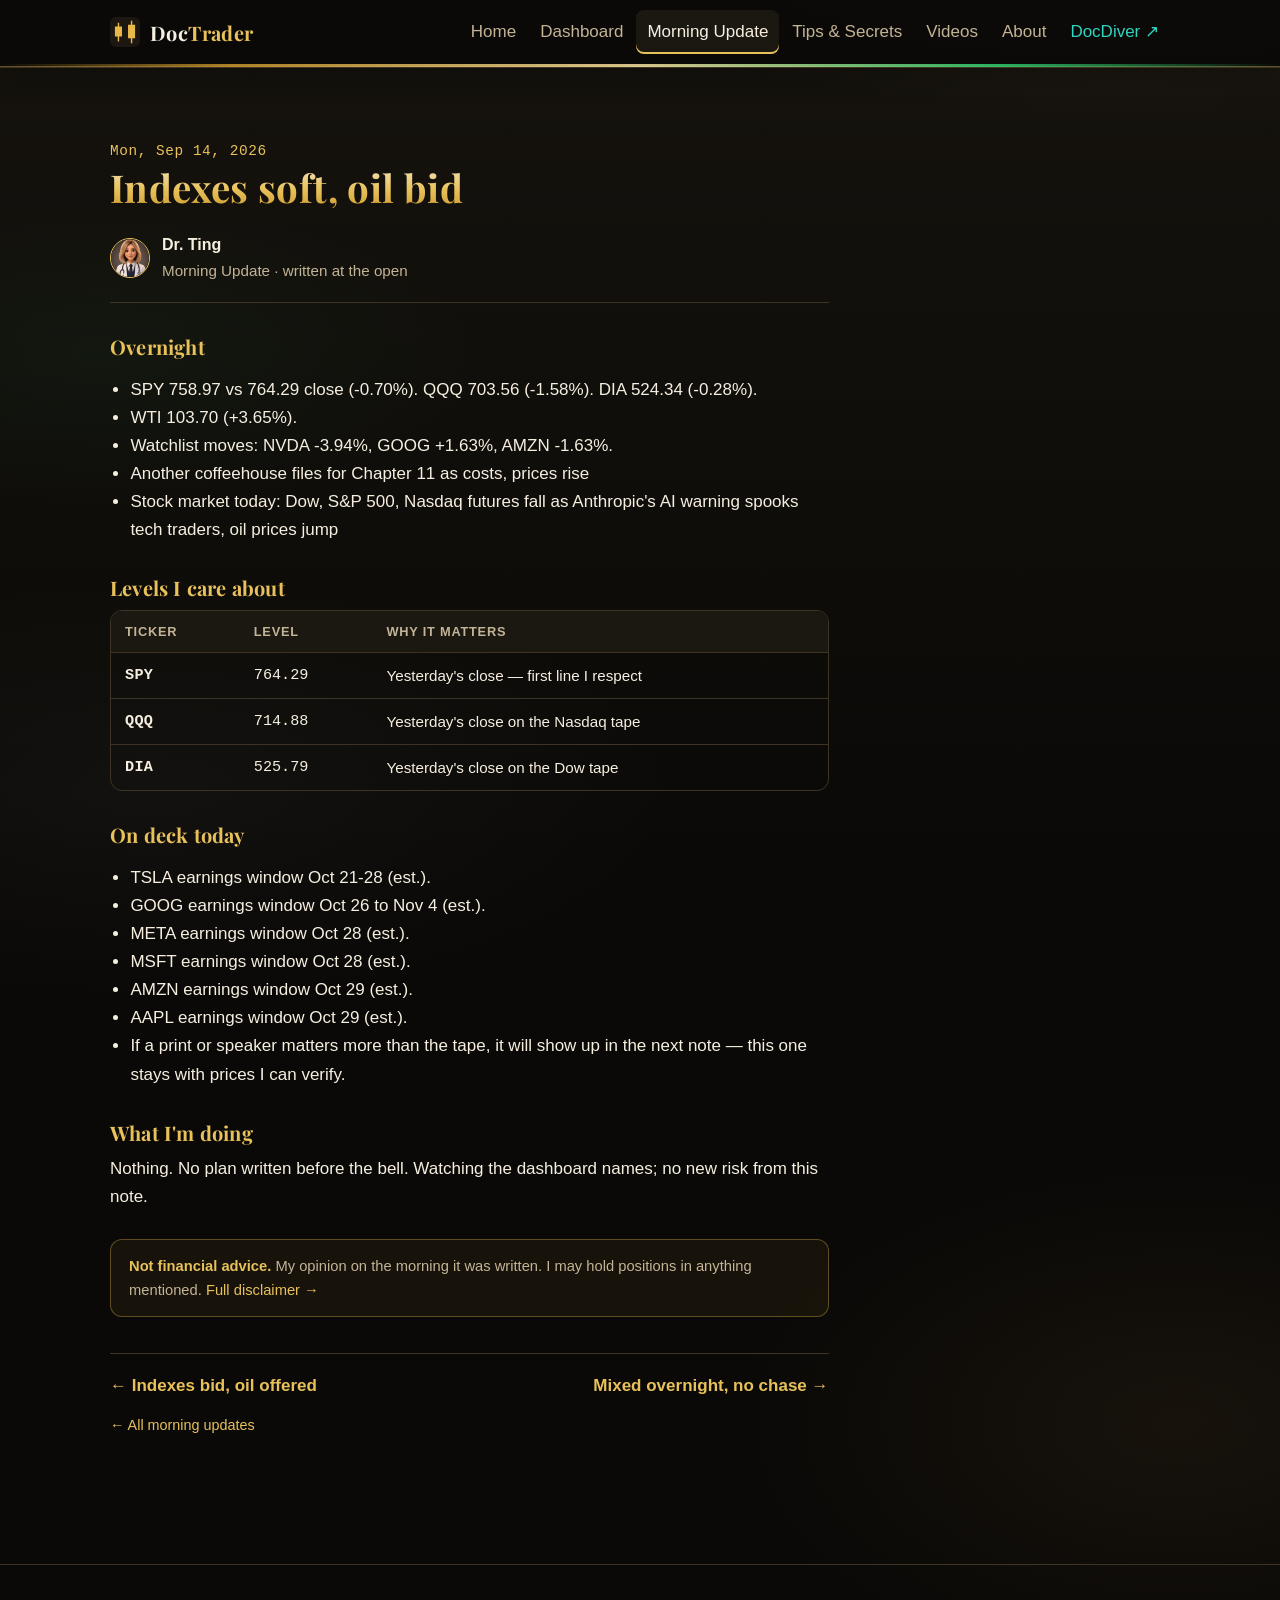
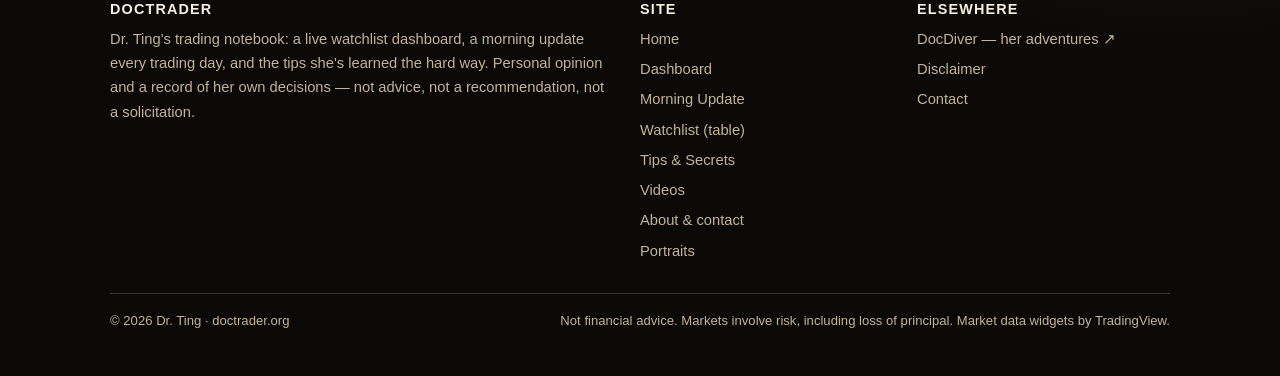
<file: updates/2026-09-14.html>
<!DOCTYPE html>
<html lang="en">
<head>
  <meta charset="utf-8">
  <meta name="viewport" content="width=device-width, initial-scale=1">
  <title>Indexes soft, oil bid — Morning Update — DocTrader</title>
  <meta name="description" content="Dr. Ting's morning market update. Not financial advice.">
  <link rel="canonical" href="https://doctrader.org/updates/2026-09-14.html">
  <meta property="og:title" content="Indexes soft, oil bid — Morning Update — DocTrader">
  <meta property="og:description" content="Dr. Ting's morning market update. Not financial advice.">
  <meta property="og:type" content="website">
  <meta property="og:image" content="https://doctrader.org/assets/img/avatar-square.jpg">
  <link rel="icon" href="data:image/svg+xml,%3Csvg xmlns='http://www.w3.org/2000/svg' viewBox='0 0 32 32'%3E%3Crect width='32' height='32' rx='6' fill='%230c0a07'/%3E%3Cpath d='M9 6v20M6 11h6v9H6zM23 4v24M20 9h6v13h-6z' fill='%23e8b84a' stroke='%23e8b84a' stroke-width='1.5'/%3E%3C/svg%3E">
  <link rel="stylesheet" href="../style.css">
</head>
<body data-root="../">
<a class="skip" href="#main">Skip to content</a>
<header class="site-header">
  <div class="wrap nav">
    <a class="brand" href="../index.html" aria-label="DocTrader home">
      <svg viewBox="0 0 32 32" aria-hidden="true"><rect width="32" height="32" rx="6" fill="#1c1711"/><path d="M9 6v20M6 11h6v9H6zM23 4v24M20 9h6v13h-6z" fill="#e8b84a" stroke="#e8b84a" stroke-width="1.5"/></svg>
      <span>Doc<b>Trader</b></span>
    </a>
    <button class="nav-toggle" aria-expanded="false" aria-controls="nav-links" aria-label="Menu">☰</button>
    <ul class="nav-links" id="nav-links">
      <li><a href="../index.html">Home</a></li>
      <li><a href="../dashboard.html">Dashboard</a></li>
      <li><a href="../updates.html" aria-current="page">Morning Update</a></li>
      <li><a href="../tips.html">Tips &amp; Secrets</a></li>
      <li><a href="../videos.html">Videos</a></li>
      <li><a href="../about.html">About</a></li>
      <li><a class="sister" href="https://docdiver.org/" title="Sister site: Dr. Ting's adventures">DocDiver ↗</a></li>
    </ul>
  </div>
</header>
<!-- title: Indexes soft, oil bid -->
<!--
  ============================================================
  MORNING UPDATE TEMPLATE
  1. Copy this file to  updates/YYYY-MM-DD.html  (today's date)
  2. Change data-post-date below to the same date.
  3. Fill in the four sections. Delete any bullets you don't need.
  4. Add an entry at the TOP of  data/updates.js  (date, title, summary, tone, tags).
  5. Commit + push.
  Keep it short. If it takes more than 10 minutes to write, it's too long.
  ============================================================
-->
<main id="main">
  <section class="block">
    <div class="wrap">
      <article class="post" data-post-date="2026-09-14">
        <header class="post-head">
          <div class="post-date" id="post-date"></div>
          <h1>Indexes soft, oil bid</h1>
          <div class="byline"><img class="avatar sm" src="../assets/img/avatar-opt-2-face.png" alt="" width="40" height="40"><span><b>Dr. Ting</b>Morning Update · written at the open</span></div>
        </header>

        <h2>Overnight</h2>
        <ul>
          <li>SPY 758.97 vs 764.29 close (-0.70%). QQQ 703.56 (-1.58%). DIA 524.34 (-0.28%).</li>
          <li>WTI 103.70 (+3.65%).</li>
          <li>Watchlist moves: NVDA -3.94%, GOOG +1.63%, AMZN -1.63%.</li>
          <li>Another coffeehouse files for Chapter 11 as costs, prices rise</li>
          <li>Stock market today: Dow, S&amp;P 500, Nasdaq futures fall as Anthropic's AI warning spooks tech traders, oil prices jump</li>
        </ul>

        <h2>Levels I care about</h2>
        <div class="table-wrap">
          <table class="levels">
            <thead><tr><th>Ticker</th><th>Level</th><th>Why it matters</th></tr></thead>
            <tbody>
              <tr><td class="ticker">SPY</td><td class="num">764.29</td><td>Yesterday's close — first line I respect</td></tr>
              <tr><td class="ticker">QQQ</td><td class="num">714.88</td><td>Yesterday's close on the Nasdaq tape</td></tr>
              <tr><td class="ticker">DIA</td><td class="num">525.79</td><td>Yesterday's close on the Dow tape</td></tr>
            </tbody>
          </table>
        </div>

        <h2>On deck today</h2>
        <ul>
          <li>TSLA earnings window Oct 21-28 (est.).</li>
          <li>GOOG earnings window Oct 26 to Nov 4 (est.).</li>
          <li>META earnings window Oct 28 (est.).</li>
          <li>MSFT earnings window Oct 28 (est.).</li>
          <li>AMZN earnings window Oct 29 (est.).</li>
          <li>AAPL earnings window Oct 29 (est.).</li>
          <li>If a print or speaker matters more than the tape, it will show up in the next note — this one stays with prices I can verify.</li>
        </ul>

        <h2>What I'm doing</h2>
        <p>Nothing. No plan written before the bell. Watching the dashboard names; no new risk from this note.</p>

        <p class="disclaimer" style="margin-top:28px"><strong>Not financial advice.</strong> My opinion on the morning it was written. I may hold positions in anything mentioned. <a href="../about.html#disclaimer">Full disclaimer →</a></p>

        <nav class="post-nav" id="post-nav" aria-label="Older and newer updates"></nav>
        <p class="small" style="margin-top:14px"><a href="../updates.html">← All morning updates</a></p>
      </article>
    </div>
  </section>
</main>
<footer class="site-footer">
  <div class="wrap">
    <div class="footer-grid">
      <div>
        <h4>DocTrader</h4>
        <p>Dr. Ting's trading notebook: a live watchlist dashboard, a morning update every trading day, and the tips she's learned the hard way. Personal opinion and a record of her own decisions — not advice, not a recommendation, not a solicitation.</p>
      </div>
      <div>
        <h4>Site</h4>
        <ul>
          <li><a href="../index.html">Home</a></li>
          <li><a href="../dashboard.html">Dashboard</a></li>
          <li><a href="../updates.html">Morning Update</a></li>
          <li><a href="../watchlist.html">Watchlist (table)</a></li>
          <li><a href="../tips.html">Tips &amp; Secrets</a></li>
          <li><a href="../videos.html">Videos</a></li>
          <li><a href="../about.html">About &amp; contact</a></li>
          <li><a href="../avatars.html">Portraits</a></li>
        </ul>
      </div>
      <div>
        <h4>Elsewhere</h4>
        <ul>
          <li><a href="https://docdiver.org/">DocDiver — her adventures ↗</a></li>
          <li><a href="../about.html#disclaimer">Disclaimer</a></li>
          <li><a href="../about.html#contact">Contact</a></li>
        </ul>
      </div>
    </div>
    <div class="footer-bottom">
      <span>© <span id="year">2026</span> Dr. Ting · doctrader.org</span>
      <span>Not financial advice. Markets involve risk, including loss of principal. Market data widgets by TradingView.</span>
    </div>
  </div>
</footer>
<script src="../data/updates.js"></script>
<script src="../assets/site.js"></script>
</body>
</html>
</file>
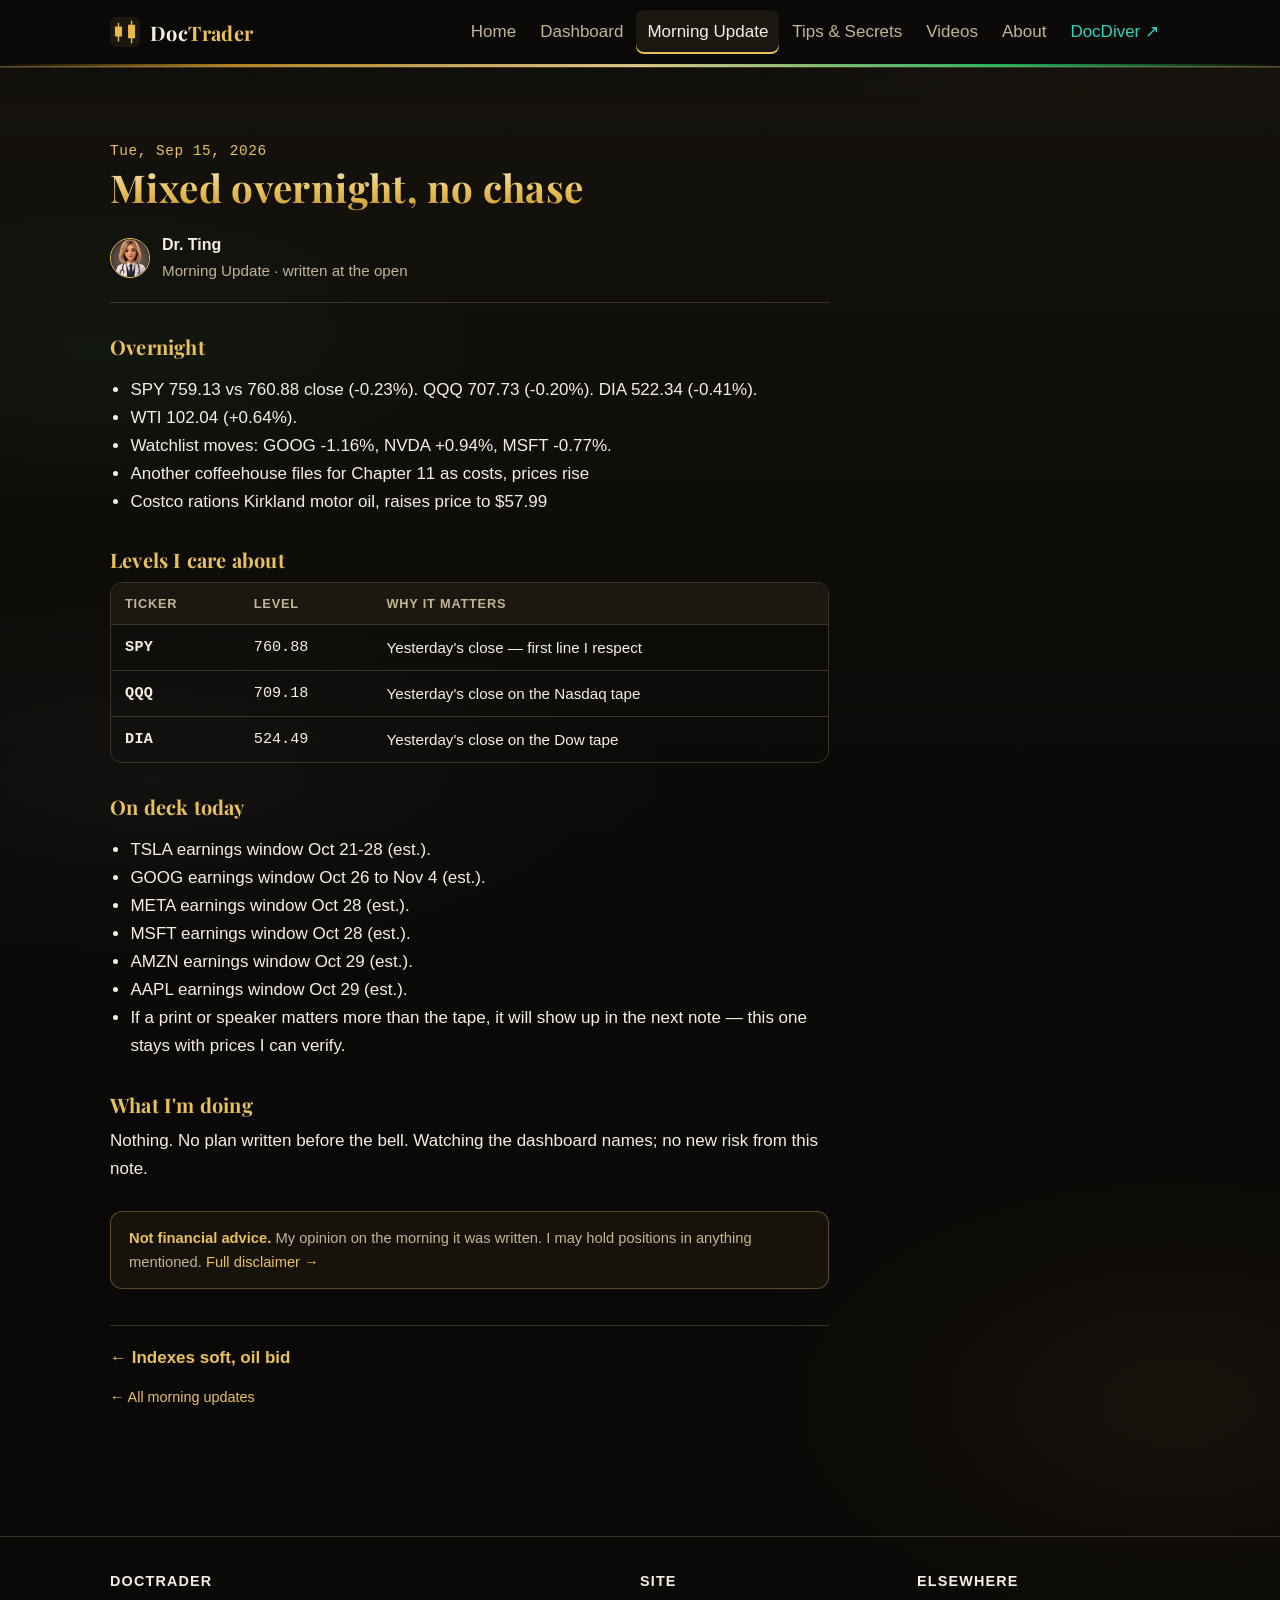
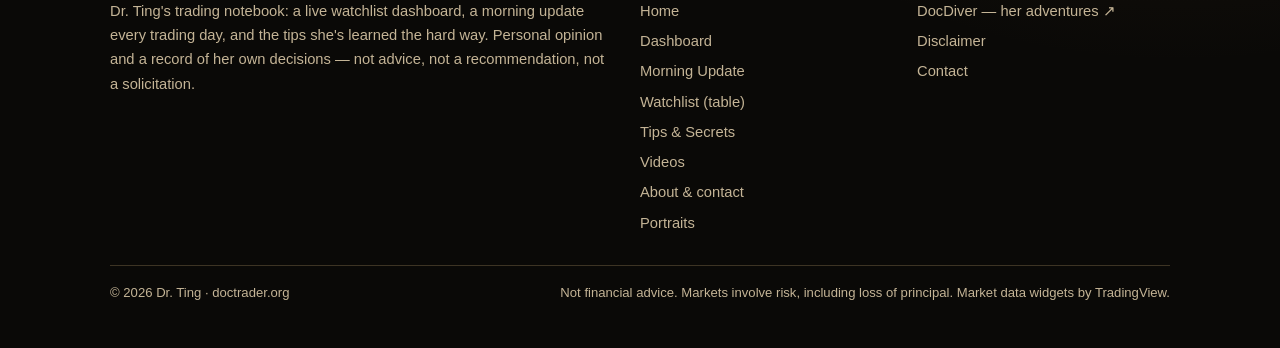
<file: updates/2026-09-15.html>
<!DOCTYPE html>
<html lang="en">
<head>
  <meta charset="utf-8">
  <meta name="viewport" content="width=device-width, initial-scale=1">
  <title>Mixed overnight, no chase — Morning Update — DocTrader</title>
  <meta name="description" content="Dr. Ting's morning market update. Not financial advice.">
  <link rel="canonical" href="https://doctrader.org/updates/2026-09-15.html">
  <meta property="og:title" content="Mixed overnight, no chase — Morning Update — DocTrader">
  <meta property="og:description" content="Dr. Ting's morning market update. Not financial advice.">
  <meta property="og:type" content="website">
  <meta property="og:image" content="https://doctrader.org/assets/img/avatar-square.jpg">
  <link rel="icon" href="data:image/svg+xml,%3Csvg xmlns='http://www.w3.org/2000/svg' viewBox='0 0 32 32'%3E%3Crect width='32' height='32' rx='6' fill='%230c0a07'/%3E%3Cpath d='M9 6v20M6 11h6v9H6zM23 4v24M20 9h6v13h-6z' fill='%23e8b84a' stroke='%23e8b84a' stroke-width='1.5'/%3E%3C/svg%3E">
  <link rel="stylesheet" href="../style.css">
</head>
<body data-root="../">
<a class="skip" href="#main">Skip to content</a>
<header class="site-header">
  <div class="wrap nav">
    <a class="brand" href="../index.html" aria-label="DocTrader home">
      <svg viewBox="0 0 32 32" aria-hidden="true"><rect width="32" height="32" rx="6" fill="#1c1711"/><path d="M9 6v20M6 11h6v9H6zM23 4v24M20 9h6v13h-6z" fill="#e8b84a" stroke="#e8b84a" stroke-width="1.5"/></svg>
      <span>Doc<b>Trader</b></span>
    </a>
    <button class="nav-toggle" aria-expanded="false" aria-controls="nav-links" aria-label="Menu">☰</button>
    <ul class="nav-links" id="nav-links">
      <li><a href="../index.html">Home</a></li>
      <li><a href="../dashboard.html">Dashboard</a></li>
      <li><a href="../updates.html" aria-current="page">Morning Update</a></li>
      <li><a href="../tips.html">Tips &amp; Secrets</a></li>
      <li><a href="../videos.html">Videos</a></li>
      <li><a href="../about.html">About</a></li>
      <li><a class="sister" href="https://docdiver.org/" title="Sister site: Dr. Ting's adventures">DocDiver ↗</a></li>
    </ul>
  </div>
</header>
<!-- title: Mixed overnight, no chase -->
<!--
  ============================================================
  MORNING UPDATE TEMPLATE
  1. Copy this file to  updates/YYYY-MM-DD.html  (today's date)
  2. Change data-post-date below to the same date.
  3. Fill in the four sections. Delete any bullets you don't need.
  4. Add an entry at the TOP of  data/updates.js  (date, title, summary, tone, tags).
  5. Commit + push.
  Keep it short. If it takes more than 10 minutes to write, it's too long.
  ============================================================
-->
<main id="main">
  <section class="block">
    <div class="wrap">
      <article class="post" data-post-date="2026-09-15">
        <header class="post-head">
          <div class="post-date" id="post-date"></div>
          <h1>Mixed overnight, no chase</h1>
          <div class="byline"><img class="avatar sm" src="../assets/img/avatar-opt-2-face.png" alt="" width="40" height="40"><span><b>Dr. Ting</b>Morning Update · written at the open</span></div>
        </header>

        <h2>Overnight</h2>
        <ul>
          <li>SPY 759.13 vs 760.88 close (-0.23%). QQQ 707.73 (-0.20%). DIA 522.34 (-0.41%).</li>
          <li>WTI 102.04 (+0.64%).</li>
          <li>Watchlist moves: GOOG -1.16%, NVDA +0.94%, MSFT -0.77%.</li>
          <li>Another coffeehouse files for Chapter 11 as costs, prices rise</li>
          <li>Costco rations Kirkland motor oil, raises price to $57.99</li>
        </ul>

        <h2>Levels I care about</h2>
        <div class="table-wrap">
          <table class="levels">
            <thead><tr><th>Ticker</th><th>Level</th><th>Why it matters</th></tr></thead>
            <tbody>
              <tr><td class="ticker">SPY</td><td class="num">760.88</td><td>Yesterday's close — first line I respect</td></tr>
              <tr><td class="ticker">QQQ</td><td class="num">709.18</td><td>Yesterday's close on the Nasdaq tape</td></tr>
              <tr><td class="ticker">DIA</td><td class="num">524.49</td><td>Yesterday's close on the Dow tape</td></tr>
            </tbody>
          </table>
        </div>

        <h2>On deck today</h2>
        <ul>
          <li>TSLA earnings window Oct 21-28 (est.).</li>
          <li>GOOG earnings window Oct 26 to Nov 4 (est.).</li>
          <li>META earnings window Oct 28 (est.).</li>
          <li>MSFT earnings window Oct 28 (est.).</li>
          <li>AMZN earnings window Oct 29 (est.).</li>
          <li>AAPL earnings window Oct 29 (est.).</li>
          <li>If a print or speaker matters more than the tape, it will show up in the next note — this one stays with prices I can verify.</li>
        </ul>

        <h2>What I'm doing</h2>
        <p>Nothing. No plan written before the bell. Watching the dashboard names; no new risk from this note.</p>

        <p class="disclaimer" style="margin-top:28px"><strong>Not financial advice.</strong> My opinion on the morning it was written. I may hold positions in anything mentioned. <a href="../about.html#disclaimer">Full disclaimer →</a></p>

        <nav class="post-nav" id="post-nav" aria-label="Older and newer updates"></nav>
        <p class="small" style="margin-top:14px"><a href="../updates.html">← All morning updates</a></p>
      </article>
    </div>
  </section>
</main>
<footer class="site-footer">
  <div class="wrap">
    <div class="footer-grid">
      <div>
        <h4>DocTrader</h4>
        <p>Dr. Ting's trading notebook: a live watchlist dashboard, a morning update every trading day, and the tips she's learned the hard way. Personal opinion and a record of her own decisions — not advice, not a recommendation, not a solicitation.</p>
      </div>
      <div>
        <h4>Site</h4>
        <ul>
          <li><a href="../index.html">Home</a></li>
          <li><a href="../dashboard.html">Dashboard</a></li>
          <li><a href="../updates.html">Morning Update</a></li>
          <li><a href="../watchlist.html">Watchlist (table)</a></li>
          <li><a href="../tips.html">Tips &amp; Secrets</a></li>
          <li><a href="../videos.html">Videos</a></li>
          <li><a href="../about.html">About &amp; contact</a></li>
          <li><a href="../avatars.html">Portraits</a></li>
        </ul>
      </div>
      <div>
        <h4>Elsewhere</h4>
        <ul>
          <li><a href="https://docdiver.org/">DocDiver — her adventures ↗</a></li>
          <li><a href="../about.html#disclaimer">Disclaimer</a></li>
          <li><a href="../about.html#contact">Contact</a></li>
        </ul>
      </div>
    </div>
    <div class="footer-bottom">
      <span>© <span id="year">2026</span> Dr. Ting · doctrader.org</span>
      <span>Not financial advice. Markets involve risk, including loss of principal. Market data widgets by TradingView.</span>
    </div>
  </div>
</footer>
<script src="../data/updates.js"></script>
<script src="../assets/site.js"></script>
</body>
</html>
</file>
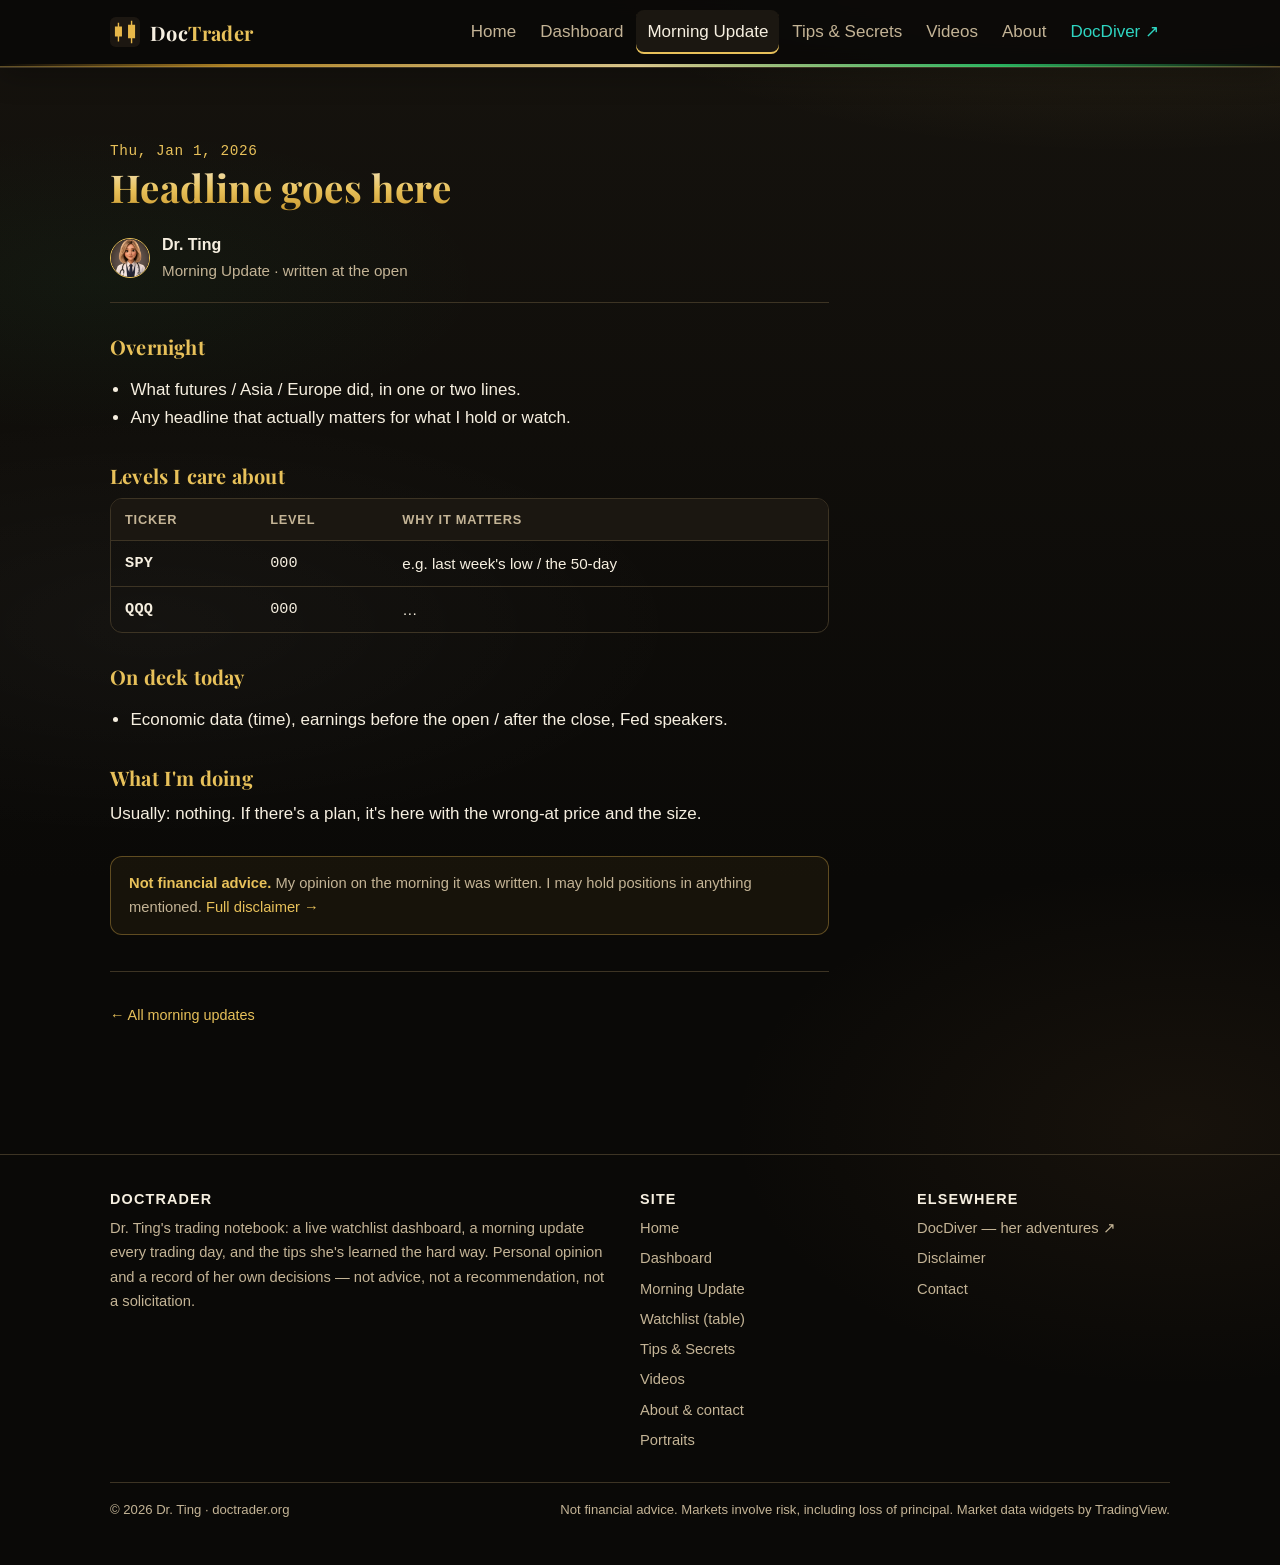
<file: updates/_template.html>
<!DOCTYPE html>
<html lang="en">
<head>
  <meta charset="utf-8">
  <meta name="viewport" content="width=device-width, initial-scale=1">
  <title>TEMPLATE — copy me to YYYY-MM-DD.html — Morning Update — DocTrader</title>
  <meta name="description" content="Dr. Ting's morning market update. Not financial advice.">
  <link rel="canonical" href="https://doctrader.org/updates/_template.html">
  <meta property="og:title" content="TEMPLATE — copy me to YYYY-MM-DD.html — Morning Update — DocTrader">
  <meta property="og:description" content="Dr. Ting's morning market update. Not financial advice.">
  <meta property="og:type" content="website">
  <meta property="og:image" content="https://doctrader.org/assets/img/avatar-square.jpg">
  <link rel="icon" href="data:image/svg+xml,%3Csvg xmlns='http://www.w3.org/2000/svg' viewBox='0 0 32 32'%3E%3Crect width='32' height='32' rx='6' fill='%230c0a07'/%3E%3Cpath d='M9 6v20M6 11h6v9H6zM23 4v24M20 9h6v13h-6z' fill='%23e8b84a' stroke='%23e8b84a' stroke-width='1.5'/%3E%3C/svg%3E">
  <link rel="stylesheet" href="../style.css">
</head>
<body data-root="../">
<a class="skip" href="#main">Skip to content</a>
<header class="site-header">
  <div class="wrap nav">
    <a class="brand" href="../index.html" aria-label="DocTrader home">
      <svg viewBox="0 0 32 32" aria-hidden="true"><rect width="32" height="32" rx="6" fill="#1c1711"/><path d="M9 6v20M6 11h6v9H6zM23 4v24M20 9h6v13h-6z" fill="#e8b84a" stroke="#e8b84a" stroke-width="1.5"/></svg>
      <span>Doc<b>Trader</b></span>
    </a>
    <button class="nav-toggle" aria-expanded="false" aria-controls="nav-links" aria-label="Menu">☰</button>
    <ul class="nav-links" id="nav-links">
      <li><a href="../index.html">Home</a></li>
      <li><a href="../dashboard.html">Dashboard</a></li>
      <li><a href="../updates.html" aria-current="page">Morning Update</a></li>
      <li><a href="../tips.html">Tips &amp; Secrets</a></li>
      <li><a href="../videos.html">Videos</a></li>
      <li><a href="../about.html">About</a></li>
      <li><a class="sister" href="https://docdiver.org/" title="Sister site: Dr. Ting's adventures">DocDiver ↗</a></li>
    </ul>
  </div>
</header>
<!-- title: TEMPLATE — copy me to YYYY-MM-DD.html -->
<!--
  ============================================================
  MORNING UPDATE TEMPLATE
  1. Copy this file to  updates/YYYY-MM-DD.html  (today's date)
  2. Change data-post-date below to the same date.
  3. Fill in the four sections. Delete any bullets you don't need.
  4. Add an entry at the TOP of  data/updates.js  (date, title, summary, tone, tags).
  5. Commit + push.
  Keep it short. If it takes more than 10 minutes to write, it's too long.
  ============================================================
-->
<main id="main">
  <section class="block">
    <div class="wrap">
      <article class="post" data-post-date="2026-01-01">
        <header class="post-head">
          <div class="post-date" id="post-date"></div>
          <h1>Headline goes here</h1>
          <div class="byline"><img class="avatar sm" src="../assets/img/avatar-opt-2-face.png" alt="" width="40" height="40"><span><b>Dr. Ting</b>Morning Update · written at the open</span></div>
        </header>

        <h2>Overnight</h2>
        <ul>
          <li>What futures / Asia / Europe did, in one or two lines.</li>
          <li>Any headline that actually matters for what I hold or watch.</li>
        </ul>

        <h2>Levels I care about</h2>
        <div class="table-wrap">
          <table class="levels">
            <thead><tr><th>Ticker</th><th>Level</th><th>Why it matters</th></tr></thead>
            <tbody>
              <tr><td class="ticker">SPY</td><td class="num">000</td><td>e.g. last week's low / the 50-day</td></tr>
              <tr><td class="ticker">QQQ</td><td class="num">000</td><td>…</td></tr>
            </tbody>
          </table>
        </div>

        <h2>On deck today</h2>
        <ul>
          <li>Economic data (time), earnings before the open / after the close, Fed speakers.</li>
        </ul>

        <h2>What I'm doing</h2>
        <p>Usually: nothing. If there's a plan, it's here with the wrong-at price and the size.</p>

        <p class="disclaimer" style="margin-top:28px"><strong>Not financial advice.</strong> My opinion on the morning it was written. I may hold positions in anything mentioned. <a href="../about.html#disclaimer">Full disclaimer →</a></p>

        <nav class="post-nav" id="post-nav" aria-label="Older and newer updates"></nav>
        <p class="small" style="margin-top:14px"><a href="../updates.html">← All morning updates</a></p>
      </article>
    </div>
  </section>
</main>
<footer class="site-footer">
  <div class="wrap">
    <div class="footer-grid">
      <div>
        <h4>DocTrader</h4>
        <p>Dr. Ting's trading notebook: a live watchlist dashboard, a morning update every trading day, and the tips she's learned the hard way. Personal opinion and a record of her own decisions — not advice, not a recommendation, not a solicitation.</p>
      </div>
      <div>
        <h4>Site</h4>
        <ul>
          <li><a href="../index.html">Home</a></li>
          <li><a href="../dashboard.html">Dashboard</a></li>
          <li><a href="../updates.html">Morning Update</a></li>
          <li><a href="../watchlist.html">Watchlist (table)</a></li>
          <li><a href="../tips.html">Tips &amp; Secrets</a></li>
          <li><a href="../videos.html">Videos</a></li>
          <li><a href="../about.html">About &amp; contact</a></li>
          <li><a href="../avatars.html">Portraits</a></li>
        </ul>
      </div>
      <div>
        <h4>Elsewhere</h4>
        <ul>
          <li><a href="https://docdiver.org/">DocDiver — her adventures ↗</a></li>
          <li><a href="../about.html#disclaimer">Disclaimer</a></li>
          <li><a href="../about.html#contact">Contact</a></li>
        </ul>
      </div>
    </div>
    <div class="footer-bottom">
      <span>© <span id="year">2026</span> Dr. Ting · doctrader.org</span>
      <span>Not financial advice. Markets involve risk, including loss of principal. Market data widgets by TradingView.</span>
    </div>
  </div>
</footer>
<script src="../data/updates.js"></script>
<script src="../assets/site.js"></script>
</body>
</html>
</file>
<file: style.css>
/* DocTrader — Midtown glass, Art Deco gold, up-day green.
   Static site, no build step. Edit freely. Sister site of DocDiver. */
@import url('https://fonts.googleapis.com/css2?family=Playfair+Display:wght@600;700&display=swap');

:root {
  --bg: #0a0907;
  --bg-2: #12100b;
  --surface: #1b1711;
  --surface-2: #262117;
  --line: #3d3424;
  --text: #f6efe0;
  --muted: #c4b496;
  --gold: #e8c15a;
  --gold-2: #c9962b;
  --gold-3: #f8e2a0;
  --gold-4: #8a6a24;
  --gold-soft: rgba(232, 193, 90, 0.14);
  --bronze: #8d6233;
  --champagne: #f3e6c4;
  --teal: #2fd6c2;
  --up: #2fcf6f;
  --up-2: #1f9d52;
  --up-soft: rgba(47, 207, 111, 0.14);
  --down: #f0625d;
  --serif: "Playfair Display", Georgia, "Times New Roman", serif;
  --radius: 14px;
  --maxw: 1100px;
  --font: -apple-system, BlinkMacSystemFont, "Segoe UI", Roboto, Helvetica, Arial, sans-serif;
  --mono: ui-monospace, SFMono-Regular, Menlo, Consolas, monospace;
}

* { box-sizing: border-box; }
html { scroll-behavior: smooth; background: var(--bg); }
body {
  margin: 0;
  min-height: 100vh;
  font-family: var(--font);
  font-size: 17px;
  line-height: 1.65;
  color: var(--text);
  background:
    radial-gradient(1100px 480px at 88% -8%, rgba(232, 193, 90, 0.14), transparent 58%),
    radial-gradient(700px 280px at 8% 18%, rgba(47, 207, 111, 0.045), transparent 55%),
    radial-gradient(900px 360px at 12% 40%, rgba(255, 255, 255, 0.03), transparent 60%),
    radial-gradient(720px 420px at 92% 72%, rgba(141, 98, 51, 0.10), transparent 62%),
    linear-gradient(180deg, #16130e 0%, var(--bg) 880px);
  -webkit-font-smoothing: antialiased;
}
::selection { background: rgba(232, 193, 90, 0.35); color: var(--text); }
a { color: var(--gold); text-decoration: none; }
a:hover { text-decoration: underline; text-underline-offset: 0.18em; }
a:focus-visible, button:focus-visible, summary:focus-visible, .tile:focus-visible, .chip:focus-visible {
  outline: 2px solid var(--gold);
  outline-offset: 3px;
}
img { max-width: 100%; display: block; height: auto; }
h1, h2 { font-family: var(--serif); font-weight: 700; letter-spacing: 0.01em; }
h1, h2, h3, h4 { line-height: 1.2; margin: 0 0 0.5em; }
h1 { background: linear-gradient(180deg, var(--champagne) 0%, var(--gold) 52%, var(--gold-2) 100%); -webkit-background-clip: text; background-clip: text; color: transparent; padding-bottom: 0.08em; }
[id] { scroll-margin-top: 84px; }
h1 { font-size: clamp(2rem, 5vw, 3.25rem); }
h2 { font-size: clamp(1.45rem, 3vw, 2rem); }
h3 { font-size: 1.18rem; }
p { margin: 0 0 1em; }
.muted { color: var(--muted); }
.small { font-size: 0.9rem; }
code { font-family: var(--mono); font-size: 0.9em; background: var(--surface-2); padding: 0.1em 0.4em; border-radius: 6px; }

.wrap { max-width: var(--maxw); margin: 0 auto; padding: 0 20px; }

/* Skip link */
.skip { position: absolute; left: -999px; top: 8px; background: var(--gold); color: #1d1405; padding: 8px 14px; border-radius: 8px; z-index: 100; font-weight: 600; }
.skip:focus { left: 8px; outline: 2px solid var(--champagne); outline-offset: 2px; }

/* Header / nav */
.site-header {
  position: sticky; top: 0; z-index: 50;
  background: rgba(10, 9, 7, 0.88);
  backdrop-filter: blur(12px);
  -webkit-backdrop-filter: blur(12px);
  border-bottom: 1px solid var(--line);
  box-shadow: inset 0 -1px 0 rgba(232,193,90,0.38), 0 8px 28px rgba(0,0,0,0.25);
}
.site-header::after {
  content: ""; display: block; height: 3px;
  background: linear-gradient(90deg, transparent 0%, var(--gold-2) 18%, var(--gold-3) 50%, var(--up) 78%, transparent 100%);
  opacity: 0.85;
}
.nav { display: flex; align-items: center; justify-content: space-between; min-height: 64px; gap: 16px; }
.brand { display: flex; align-items: center; gap: 10px; font-family: var(--serif); font-weight: 700; font-size: 1.25rem; color: var(--text); letter-spacing: 0.02em; }
.brand:hover { text-decoration: none; }
.brand svg { width: 30px; height: 30px; flex: none; }
.brand span b { color: var(--gold); }
.nav-links { display: flex; align-items: center; gap: 2px; list-style: none; margin: 0; padding: 0; }
.nav-links a {
  display: block; padding: 8px 11px; border-radius: 8px;
  color: var(--muted); font-weight: 500;
}
.nav-links a:hover, .nav-links a[aria-current="page"] { color: var(--text); background: var(--surface); text-decoration: none; }
.nav-links a[aria-current="page"] { box-shadow: inset 0 -2px 0 var(--gold); }
.nav-links a.sister { color: var(--teal); }
.nav-links a.sister:hover { background: rgba(47, 214, 194, 0.12); }
.nav-toggle {
  display: none; background: none; border: 1px solid var(--line); color: var(--text);
  border-radius: 8px; padding: 8px 12px; font-size: 1.1rem; cursor: pointer; min-width: 44px; min-height: 40px;
}

@media (max-width: 760px) {
  .nav-toggle { display: inline-block; }
  .nav-links {
    display: none; position: absolute; left: 0; right: 0; top: 64px;
    flex-direction: column; align-items: stretch; gap: 0;
    background: var(--bg-2); border-bottom: 1px solid var(--line); padding: 8px 12px 12px;
  }
  .nav-links.open { display: flex; }
  .nav-links a { padding: 12px; font-size: 1.05rem; }
}

/* Hero */
.hero {
  position: relative; overflow: hidden;
  padding: clamp(48px, 8vw, 96px) 0 clamp(72px, 12vw, 128px);
  border-bottom: 1px solid var(--line);
  background:
    linear-gradient(180deg, rgba(232,193,90,0.05), transparent 42%),
    radial-gradient(520px 220px at 78% 18%, rgba(232,193,90,0.10), transparent 70%);
}
.hero .eyebrow {
  display: inline-block; font-size: 0.78rem; letter-spacing: 0.16em; text-transform: uppercase;
  color: var(--gold-3); background: var(--gold-soft); border: 1px solid rgba(232, 193, 90, 0.32);
  padding: 5px 12px; border-radius: 999px; margin-bottom: 18px;
}
.hero h1 { max-width: 16ch; }
.hero p.lede { font-size: 1.18rem; max-width: 54ch; color: var(--muted); }
.hero .actions { display: flex; flex-wrap: wrap; gap: 12px; margin-top: 24px; }
.skyline { position: absolute; left: 0; right: 0; bottom: 0; width: 100%; height: clamp(110px, 20vw, 240px); pointer-events: none; opacity: 0.72; }
.hero .wrap { position: relative; z-index: 1; }
.bubbles { display: none; }

/* Buttons */
.btn {
  display: inline-block; padding: 11px 18px; border-radius: 10px; font-weight: 600;
  border: 1px solid var(--gold-2); color: #1d1405;
  background: linear-gradient(180deg, var(--gold-3) 0%, var(--gold) 45%, var(--gold-2) 100%);
  box-shadow: 0 2px 10px rgba(230,185,80,0.25), inset 0 1px 0 rgba(255,255,255,0.35);
  transition: transform 0.12s ease, filter 0.12s ease;
}
.btn:hover { text-decoration: none; filter: brightness(1.08); transform: translateY(-1px); }
.btn.green { background: linear-gradient(180deg, #6ee59a 0%, var(--up) 50%, var(--up-2) 100%); border-color: var(--up-2); color: #06210f; box-shadow: 0 2px 10px rgba(47,207,111,0.28), inset 0 1px 0 rgba(255,255,255,0.3); }
.btn.ghost { background: transparent; color: var(--gold); }
.btn.ghost:hover { background: var(--gold-soft); }
.btn.sister { background: transparent; border-color: var(--teal); color: var(--teal); }
.btn.sister:hover { background: rgba(47, 214, 194, 0.12); }

/* Sections */
section.block { padding: clamp(40px, 6vw, 72px) 0; }
section.block + section.block { border-top: 1px solid var(--line); }
.section-head h2 { position: relative; padding-bottom: 6px; }
.section-head h2::after { content: ""; position: absolute; left: 0; bottom: 0; width: 44px; height: 2px; background: linear-gradient(90deg, var(--gold), transparent); }
.section-head { display: flex; align-items: baseline; justify-content: space-between; gap: 16px; flex-wrap: wrap; margin-bottom: 22px; }
.section-head p { margin: 0; color: var(--muted); }

/* Cards */
.grid { display: grid; gap: 18px; grid-template-columns: repeat(auto-fit, minmax(260px, 1fr)); }
.card {
  background:
    linear-gradient(180deg, rgba(248,226,160,0.06), transparent 28%),
    linear-gradient(160deg, var(--surface-2) 0%, var(--surface) 42%, #16120d 100%);
  border: 1px solid var(--line); border-radius: var(--radius);
  padding: 22px; display: flex; flex-direction: column; gap: 8px;
  box-shadow: inset 0 1px 0 rgba(248,226,160,0.08);
  transition: border-color 0.15s ease, transform 0.15s ease, box-shadow 0.15s ease;
}
.card:hover { border-color: var(--gold-2); transform: translateY(-2px); box-shadow: 0 10px 28px rgba(0,0,0,0.22), inset 0 1px 0 rgba(248,226,160,0.14); }
.card h3 { margin-bottom: 2px; }
.card .meta { font-size: 0.85rem; color: var(--muted); }
.card p:last-child { margin-bottom: 0; }
.card .more { margin-top: auto; font-weight: 600; }
.tags { display: flex; flex-wrap: wrap; gap: 6px; margin-top: 6px; }
.tag {
  font-size: 0.75rem; letter-spacing: 0.04em; text-transform: uppercase;
  color: var(--gold); background: var(--gold-soft); border: 1px solid rgba(232, 184, 74, 0.25);
  padding: 2px 8px; border-radius: 999px;
}
.tag.cool { color: var(--teal); background: rgba(47, 214, 194, 0.10); border-color: rgba(47, 214, 194, 0.3); }

/* Stats strip */
.stats { display: grid; grid-template-columns: repeat(auto-fit, minmax(150px, 1fr)); gap: 12px; margin-top: 28px; }
.stat { background: rgba(28, 23, 17, 0.7); border: 1px solid var(--line); border-radius: 12px; padding: 14px 16px; }
.stat b { display: block; font-size: 1.5rem; color: var(--gold); }
.stat span { font-size: 0.85rem; color: var(--muted); }

/* Marble page-head */
.page-head { background: linear-gradient(180deg, rgba(248,226,160,0.05), transparent 70%), radial-gradient(800px 200px at 18% 100%, rgba(232,193,90,0.08), transparent 60%); }

/* Trip log entries */
.entry { display: grid; grid-template-columns: 150px 1fr; gap: 24px; padding: 28px 0; border-top: 1px solid var(--line); }
.entry:first-of-type { border-top: 0; }
.entry .when { color: var(--muted); font-size: 0.95rem; }
.entry .when b { display: block; color: var(--text); font-size: 1.05rem; }
.entry h3 { font-size: 1.35rem; }
.entry .facts { display: grid; grid-template-columns: repeat(auto-fit, minmax(140px, 1fr)); gap: 10px; margin: 12px 0 16px; }
.entry .facts div { background: var(--surface); border: 1px solid var(--line); border-radius: 10px; padding: 8px 12px; font-size: 0.9rem; }
.entry .facts span { display: block; color: var(--muted); font-size: 0.75rem; text-transform: uppercase; letter-spacing: 0.06em; }
.entry ul { padding-left: 1.2em; margin: 0 0 1em; }
.entry li { margin-bottom: 4px; }
@media (max-width: 700px) { .entry { grid-template-columns: 1fr; gap: 8px; } }

/* Prose / tips */
.prose { max-width: 72ch; }
.prose h2 { margin-top: 1.6em; padding-top: 0.6em; }
.prose h3 { margin-top: 1.4em; color: var(--gold); }
.prose ul, .prose ol { padding-left: 1.3em; }
.prose li { margin-bottom: 6px; }
.callout {
  border-left: 3px solid var(--gold); background: var(--gold-soft);
  padding: 14px 18px; border-radius: 0 10px 10px 0; margin: 20px 0;
}
.callout.warn { border-color: var(--teal); background: rgba(47, 214, 194, 0.08); }
.callout p:last-child { margin: 0; }

/* Two-column layout w/ sticky TOC */
.with-toc { display: grid; grid-template-columns: 220px 1fr; gap: 40px; align-items: start; }
.with-toc > * { min-width: 0; }
.toc { position: sticky; top: 84px; font-size: 0.92rem; }
.toc h4 { text-transform: uppercase; letter-spacing: 0.08em; font-size: 0.75rem; color: var(--muted); }
.toc ol { list-style: none; padding: 0; margin: 0; }
.toc li { margin: 0; }
.toc a { display: block; padding: 6px 10px; border-left: 2px solid var(--line); color: var(--muted); }
.toc a:hover { color: var(--text); border-color: var(--gold); text-decoration: none; }
@media (max-width: 860px) { .with-toc { grid-template-columns: 1fr; } .toc { position: static; } .toc ol { display: flex; flex-wrap: wrap; gap: 6px; } .toc a { border: 1px solid var(--line); border-radius: 999px; padding: 4px 12px; } }

/* Tables */
.table-wrap { overflow-x: auto; border: 1px solid var(--line); border-radius: 12px; }
table { width: 100%; border-collapse: collapse; font-size: 0.95rem; min-width: 560px; }
th, td { text-align: left; padding: 10px 14px; border-bottom: 1px solid var(--line); vertical-align: top; }
th { background: var(--surface); color: var(--muted); font-weight: 600; font-size: 0.8rem; text-transform: uppercase; letter-spacing: 0.06em; }
tr:last-child td { border-bottom: 0; }
td.num { font-family: var(--mono); white-space: nowrap; }

/* Checklist */
.checklist { list-style: none; padding: 0; margin: 0; columns: 2; column-gap: 32px; }
.checklist li { break-inside: avoid; padding: 6px 0 6px 28px; position: relative; border-bottom: 1px dashed var(--line); }
.checklist li::before {
  content: ""; position: absolute; left: 0; top: 11px; width: 16px; height: 16px;
  border: 1.5px solid var(--gold-2); border-radius: 4px;
}
@media (max-width: 640px) { .checklist { columns: 1; } }

/* Sister site banner */
.sister-banner {
  display: flex; align-items: center; justify-content: space-between; gap: 18px; flex-wrap: wrap;
  border: 1px solid rgba(47, 214, 194, 0.35);
  background: linear-gradient(90deg, rgba(47, 214, 194, 0.10), transparent 70%);
  border-radius: var(--radius); padding: 20px 24px;
}
.sister-banner h3 { margin: 0 0 4px; }
.sister-banner h3 b { color: var(--teal); }
.sister-banner p { margin: 0; color: var(--muted); }

/* Contact */
.contact-grid { display: grid; grid-template-columns: repeat(auto-fit, minmax(240px, 1fr)); gap: 18px; }
.contact-grid .card a { font-weight: 600; }

/* Footer */
.site-footer { border-top: 1px solid var(--line); padding: 36px 0 44px; margin-top: 40px; color: var(--muted); font-size: 0.92rem; }
.footer-grid { display: grid; grid-template-columns: 2fr 1fr 1fr; gap: 24px; }
.site-footer h4 { color: var(--text); font-size: 0.9rem; text-transform: uppercase; letter-spacing: 0.08em; margin-bottom: 8px; }
.site-footer ul { list-style: none; padding: 0; margin: 0; }
.site-footer li { margin-bottom: 6px; }
.site-footer a { color: var(--muted); }
.site-footer a:hover { color: var(--gold); }
.footer-bottom { margin-top: 24px; padding-top: 16px; border-top: 1px solid var(--line); display: flex; justify-content: space-between; flex-wrap: wrap; gap: 8px; font-size: 0.82rem; }
@media (max-width: 700px) { .footer-grid { grid-template-columns: 1fr; } }

/* Page hero (interior pages) */
.page-head { padding: clamp(40px, 6vw, 64px) 0 clamp(24px, 4vw, 40px); border-bottom: 1px solid var(--line); }
.page-head h1 { margin-bottom: 8px; }
.page-head p { color: var(--muted); font-size: 1.1rem; max-width: 60ch; margin: 0; }

/* Details/accordion */
details { border: 1px solid var(--line); border-radius: 10px; background: var(--surface); margin-bottom: 10px; }
summary { cursor: pointer; padding: 12px 16px; font-weight: 600; list-style: none; }
summary::-webkit-details-marker { display: none; }
summary::before { content: "+"; display: inline-block; width: 1.2em; color: var(--gold); }
details[open] summary::before { content: "–"; }
details .body { padding: 0 16px 14px 16px; color: var(--muted); }
details .body p:last-child { margin: 0; }

/* --- DocTrader-specific --- */
.up { color: var(--up); }
.down { color: var(--down); }
.flat { color: var(--muted); }
.disclaimer {
  border: 1px solid rgba(232, 184, 74, 0.35); background: rgba(232, 184, 74, 0.06);
  border-radius: 12px; padding: 14px 18px; font-size: 0.92rem; color: var(--muted);
}
.disclaimer strong { color: var(--gold); }
.ticker { font-family: var(--mono); font-weight: 700; color: var(--text); letter-spacing: 0.02em; }
.pill { display: inline-block; font-size: 0.72rem; letter-spacing: 0.06em; text-transform: uppercase; padding: 2px 8px; border-radius: 999px; border: 1px solid var(--line); color: var(--muted); white-space: nowrap; }
.pill.watch { color: var(--gold); border-color: rgba(232, 184, 74, 0.4); background: var(--gold-soft); }
.pill.long, .pill.up { color: var(--up); border-color: rgba(63, 207, 127, 0.4); background: rgba(63, 207, 127, 0.08); }
.pill.trim { color: var(--down); border-color: rgba(240, 98, 93, 0.4); background: rgba(240, 98, 93, 0.08); }
.pill.hold { color: var(--muted); }
.video {
  position: relative; border-radius: 12px; overflow: hidden; border: 1px solid var(--line);
  background: linear-gradient(135deg, var(--surface-2), var(--bg-2)); aspect-ratio: 16 / 9;
  display: flex; align-items: center; justify-content: center; margin-bottom: 12px;
}
.video .play {
  width: 56px; height: 56px; border-radius: 50%; background: var(--gold); display: grid; place-items: center;
  box-shadow: 0 8px 30px rgba(232, 184, 74, 0.35);
}
.video .play::after { content: ""; border-style: solid; border-width: 10px 0 10px 17px; border-color: transparent transparent transparent #1d1405; margin-left: 4px; }
.video .soon { position: absolute; top: 10px; left: 10px; }
.video iframe { position: absolute; inset: 0; width: 100%; height: 100%; border: 0; }
.note-list .entry .when b { font-family: var(--mono); font-weight: 600; }
.chart-strip { display: flex; gap: 3px; align-items: flex-end; height: 42px; margin-top: 10px; }
.chart-strip i { flex: 1; background: var(--gold-2); opacity: 0.55; border-radius: 2px 2px 0 0; }
.chart-strip i:nth-child(odd) { opacity: 0.35; }

/* ===== Dr. Ting additions: avatar, dashboard, updates ===== */
.avatar { width: 84px; height: 84px; border-radius: 50%; object-fit: cover; object-position: center 18%; border: 2px solid var(--gold); box-shadow: 0 0 0 4px rgba(232,193,90,0.16); background: var(--surface-2); }
.avatar.sm { width: 40px; height: 40px; border-width: 1.5px; box-shadow: none; }
.avatar.lg { width: min(420px, 100%); height: auto; aspect-ratio: 16 / 10; border-radius: 18px; border: 1px solid rgba(232,193,90,0.4); box-shadow: 0 16px 48px rgba(0,0,0,0.5), 0 0 0 1px rgba(232,193,90,0.28); object-fit: cover; object-position: center 22%; }
.byline { display: flex; align-items: center; gap: 12px; color: var(--muted); font-size: 0.95rem; }
.byline b { color: var(--text); display: block; font-size: 1rem; }
.hero-row { display: grid; grid-template-columns: 1.05fr 0.95fr; gap: 36px; align-items: center; }
@media (max-width: 860px) { .hero-row { grid-template-columns: 1fr; gap: 22px; } .hero-row .avatar.lg { width: 100%; max-width: 520px; } }

/* Dr. Ting trio + slideshow + gallery */
.ting-trio { display: flex; align-items: center; }
.ting-trio a, .ting-trio span { display: block; margin-left: -12px; line-height: 0; }
.ting-trio a:first-child, .ting-trio span:first-child { margin-left: 0; }
.ting-trio img {
  width: 52px; height: 52px; border-radius: 50%; object-fit: cover; object-position: center 18%;
  border: 2px solid var(--gold); background: var(--surface); box-shadow: 0 4px 14px rgba(0,0,0,0.35);
}
.ting-trio a:hover img { transform: translateY(-2px); }
.ting-show {
  position: relative; overflow: hidden; border-radius: 16px;
  border: 1px solid rgba(232,193,90,0.35);
  box-shadow: 0 12px 36px rgba(0,0,0,0.35);
  background: var(--surface); aspect-ratio: 16 / 9;
}
.ting-show img {
  position: absolute; inset: 0; width: 100%; height: 100%;
  object-fit: cover; object-position: center 20%;
  opacity: 0; transition: opacity 0.7s ease;
}
.ting-show img.is-on { opacity: 1; }
@media (prefers-reduced-motion: reduce) {
  .ting-show img { transition: none; }
  .btn, .card, .tile, .update-card { transition: none; }
}
.ting-desk { display: grid; grid-template-columns: 1.15fr 0.85fr; gap: 28px; align-items: center; }
@media (max-width: 800px) { .ting-desk { grid-template-columns: 1fr; } }
.avatar-gallery { display: grid; gap: 20px; grid-template-columns: repeat(auto-fit, minmax(280px, 1fr)); }
.avatar-gallery figure { margin: 0; }
.avatar-gallery img {
  width: 100%; aspect-ratio: 16 / 9; object-fit: cover; object-position: center 20%;
  border-radius: 16px; border: 1px solid var(--line);
  box-shadow: 0 10px 28px rgba(0,0,0,0.28);
}
.avatar-gallery figcaption { margin-top: 10px; color: var(--muted); font-size: 0.92rem; }
.avatar-gallery figcaption b { color: var(--text); display: block; font-size: 1.02rem; }
.face-row { display: flex; gap: 16px; flex-wrap: wrap; align-items: center; }
.face-row img { width: 88px; height: 88px; }

/* Ticker tape bar */
.tape { border-bottom: 1px solid var(--line); background: #050403; min-height: 46px; box-shadow: inset 0 -1px 0 rgba(47,207,111,0.28), inset 0 1px 0 rgba(232,193,90,0.12); }
.tape .tradingview-widget-container { height: 46px; overflow: hidden; }

/* Dashboard layout */
.dash { display: grid; grid-template-columns: 320px 1fr; gap: 22px; align-items: start; }
.dash > * { min-width: 0; }
@media (max-width: 900px) { .dash { grid-template-columns: 1fr; } }
.dash-side { position: sticky; top: 76px; max-height: calc(100vh - 90px); overflow: auto; padding-right: 4px; }
@media (max-width: 900px) { .dash-side { position: static; max-height: none; } }
.filters { display: flex; gap: 6px; flex-wrap: wrap; margin-bottom: 12px; }
.filters button { background: var(--surface); border: 1px solid var(--line); color: var(--muted); border-radius: 999px; padding: 5px 12px; font-size: 0.82rem; cursor: pointer; }
.filters button[aria-pressed="true"] { color: var(--gold); border-color: var(--gold-2); background: var(--gold-soft); }
.tiles { display: grid; gap: 8px; }
.tile { text-align: left; width: 100%; background: var(--surface); border: 1px solid var(--line); border-radius: 12px; padding: 12px 14px; color: var(--text); cursor: pointer; font: inherit; transition: border-color .12s, transform .12s; }
.tile:hover { border-color: var(--gold-2); transform: translateX(2px); }
.tile.active { border-color: var(--gold); background: var(--gold-soft); }
.tile-top { display: flex; justify-content: space-between; align-items: center; gap: 8px; }
.tile-name { font-size: 0.92rem; color: var(--muted); margin-top: 2px; white-space: nowrap; overflow: hidden; text-overflow: ellipsis; }
.tile-meta { font-size: 0.78rem; color: var(--muted); margin-top: 6px; }
.tile-meta .soon { color: var(--gold); font-weight: 600; }
.pill.core { color: var(--muted); }
.pill.watching { color: var(--gold); border-color: rgba(232,184,74,.4); background: var(--gold-soft); }

.detail { background: var(--surface); border: 1px solid var(--line); border-radius: var(--radius); padding: 22px; min-height: 480px; }
.detail .empty { text-align: center; padding: 80px 20px; }
.detail-head { display: flex; justify-content: space-between; gap: 16px; flex-wrap: wrap; align-items: flex-start; margin-bottom: 16px; }
.detail-head h2 { margin: 4px 0 2px; }
.detail-ticker { display: flex; align-items: center; gap: 10px; }
.detail-ticker .ticker { font-size: 1.4rem; }
.btn.small { padding: 8px 12px; font-size: 0.9rem; }
.detail-grid { display: grid; grid-template-columns: 1.4fr 1fr; gap: 14px; margin-bottom: 16px; }
@media (max-width: 760px) { .detail-grid { grid-template-columns: 1fr; } }
.panel { background: var(--bg-2); border: 1px solid var(--line); border-radius: 12px; padding: 14px 16px; }
.panel h3 { font-size: 0.78rem; text-transform: uppercase; letter-spacing: .08em; color: var(--gold); margin: 10px 0 4px; }
.panel h3:first-child { margin-top: 0; }
.panel p { margin-bottom: 4px; }
.kd { display: grid; grid-template-columns: 110px 1fr auto; gap: 8px; align-items: baseline; padding: 8px 0; border-bottom: 1px dashed var(--line); font-size: 0.95rem; }
.kd:last-of-type { border-bottom: 0; }
.kd span { color: var(--muted); font-size: 0.85rem; }
.kd b { font-weight: 600; }
.tabs { display: flex; gap: 4px; border-bottom: 1px solid var(--line); margin-bottom: 14px; overflow-x: auto; }
.tabs button { background: none; border: 0; border-bottom: 2px solid transparent; color: var(--muted); padding: 10px 14px; font: inherit; font-weight: 600; cursor: pointer; white-space: nowrap; }
.tabs button[aria-selected="true"] { color: var(--gold); border-bottom-color: var(--gold); }
.tv-box { border: 1px solid var(--line); border-radius: 12px; overflow: hidden; background: var(--bg); }
.tv-info { min-height: 120px; margin-bottom: 12px; }
.tv-chart { height: 520px; }
.tv-chart .tradingview-widget-container, .tv-tall .tradingview-widget-container { height: 100%; }
.tv-tall { height: 640px; }
@media (max-width: 600px) { .tv-chart { height: 380px; } .tv-tall { height: 560px; } }
.strip { display: flex; gap: 8px; flex-wrap: wrap; align-items: center; }
.chip { background: var(--surface); border: 1px solid var(--line); border-radius: 999px; padding: 6px 12px; color: var(--text); font: inherit; font-size: 0.88rem; cursor: pointer; }
.chip:hover { border-color: var(--gold-2); }
.chip b { font-family: var(--mono); color: var(--gold); }

/* Updates */
.update-grid { display: grid; gap: 14px; grid-template-columns: repeat(auto-fit, minmax(280px, 1fr)); }
.update-card { display: block; background: var(--surface); border: 1px solid var(--line); border-radius: var(--radius); padding: 18px 20px; color: var(--text); transition: border-color .12s, transform .12s; }
.update-card:hover { text-decoration: none; border-color: var(--gold-2); transform: translateY(-2px); }
.update-card h3 { margin: 6px 0 6px; font-size: 1.15rem; }
.update-card p { color: var(--muted); margin: 0 0 8px; font-size: 0.95rem; }
.update-date { font-family: var(--mono); font-size: 0.82rem; color: var(--muted); display: flex; align-items: center; gap: 8px; }
.dot { width: 9px; height: 9px; border-radius: 50%; display: inline-block; background: var(--muted); }
.dot.bull { background: var(--up); } .dot.bear { background: var(--down); }
.month-head { font-size: 1rem; text-transform: uppercase; letter-spacing: .08em; color: var(--muted); margin: 28px 0 12px; }
.month:first-child .month-head { margin-top: 0; }
.post { max-width: 76ch; }
.post-head { border-bottom: 1px solid var(--line); padding-bottom: 18px; margin-bottom: 22px; }
.post-head h1 { font-size: clamp(1.7rem, 4vw, 2.4rem); }
.post-date { font-family: var(--mono); color: var(--gold); font-size: 0.9rem; letter-spacing: .04em; }
.post h2 { font-size: 1.25rem; color: var(--gold); margin-top: 1.6em; }
.post ul { padding-left: 1.2em; }
.post .levels { width: 100%; }
.post-nav { display: flex; justify-content: space-between; gap: 16px; margin-top: 36px; padding-top: 18px; border-top: 1px solid var(--line); font-weight: 600; }
.legend { display: flex; gap: 14px; flex-wrap: wrap; font-size: 0.85rem; color: var(--muted); }
.legend span { display: inline-flex; align-items: center; gap: 6px; }

.tile-group { font-size: 0.72rem; text-transform: uppercase; letter-spacing: .1em; color: var(--gold); margin: 14px 0 6px; font-family: var(--font); }
.tile-group:first-child { margin-top: 0; }
.est { font-style: normal; font-size: 0.7em; color: var(--muted); border: 1px solid var(--line); border-radius: 4px; padding: 0 4px; margin-left: 2px; vertical-align: middle; }
.pill.noted { color: var(--muted); border-style: dashed; }
</file>
